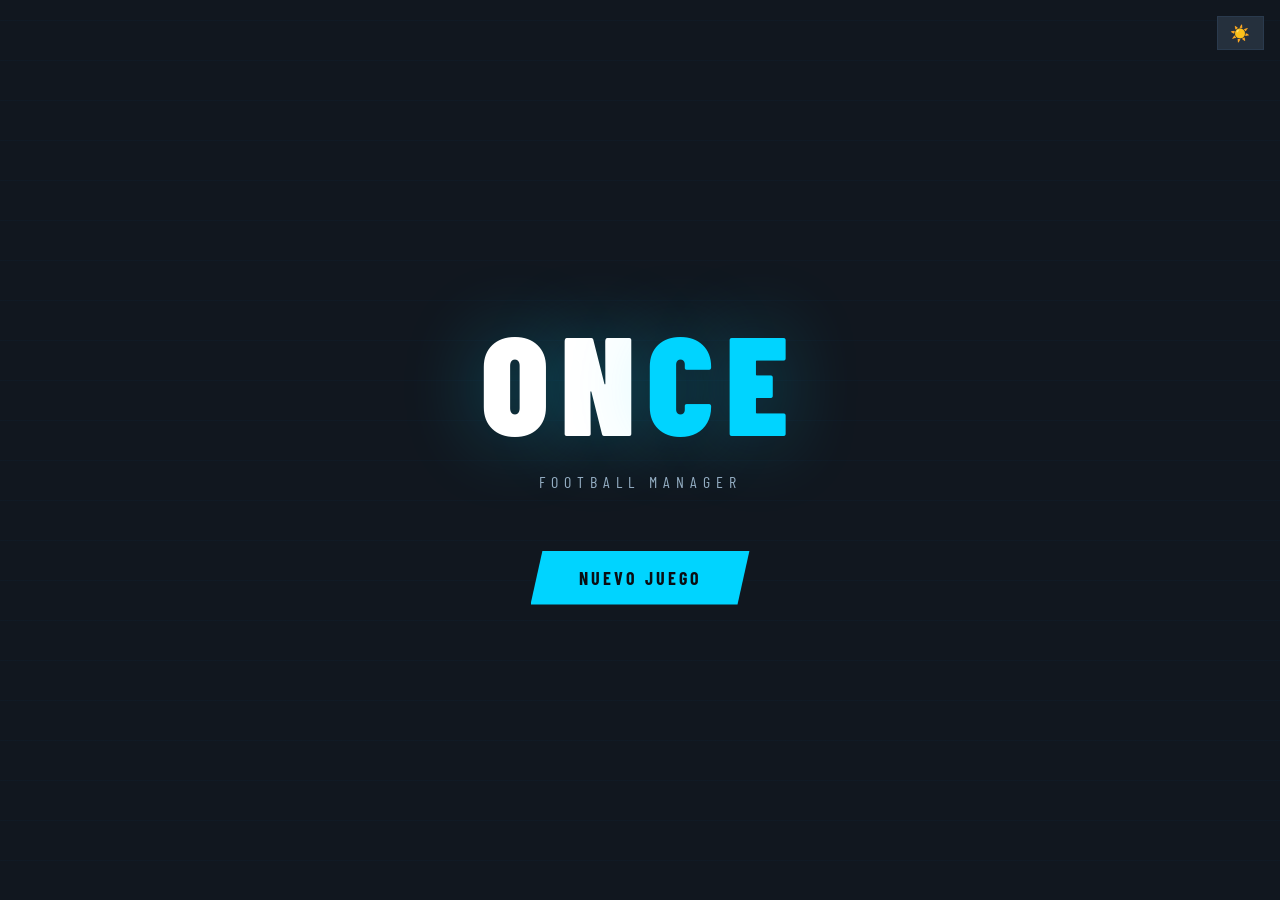
<file: index.html>
<!DOCTYPE html>
<html lang="es">
<head>
<meta charset="UTF-8">
<meta name="viewport" content="width=device-width, initial-scale=1.0">
<title>ONCE — Football Manager</title>

<!-- Aplicar tema ANTES de que cargue el CSS (evita flash y forced dark mode) -->
<script>
(function(){
  var t = localStorage.getItem('once_theme') || 'dark';
  document.documentElement.setAttribute('data-theme', t);
})();
</script>

<!-- Fuentes -->
<link rel="preconnect" href="https://fonts.googleapis.com">
<link rel="preconnect" href="https://fonts.gstatic.com" crossorigin>
<link href="https://fonts.googleapis.com/css2?family=Barlow+Condensed:wght@400;600;700;900&family=Barlow:wght@300;400;500;600&family=JetBrains+Mono:wght@400;500&display=swap" rel="stylesheet">

<!-- Estilos modulares -->
<link rel="stylesheet" href="css/theme.css">
<link rel="stylesheet" href="css/base.css">
<link rel="stylesheet" href="css/screen-setup.css">
<link rel="stylesheet" href="css/screen-hub.css">
<link rel="stylesheet" href="css/screen-match.css">
<link rel="stylesheet" href="css/panel-teams.css">
<link rel="stylesheet" href="css/panel-faq.css">
<link rel="stylesheet" href="css/modals.css">
<link rel="stylesheet" href="css/responsive.css">
</head>
<body>
<body>

<!-- ============================================================ GOAL OVERLAY -->
<div class="goal-overlay" id="goalOverlay">
  <div class="goal-text" id="goalText">GOL</div>
</div>

<!-- ============================================================ OFFER INBOX (rival bids) -->
<div class="offer-inbox" id="offerInbox"></div>

<!-- ============================================================ NEGOCIACIÓN MODAL -->
<!-- ============================================================ CONTRACT MODAL -->
<div class="modal-overlay" id="contractModal">
  <div class="modal" style="width:420px;padding:0;overflow:hidden">
    <div class="neg-player-header">
      <div class="neg-player-name" id="cmTitle">OFRECER CONTRATO</div>
      <div class="neg-player-name" id="cmPlayerName" style="font-size:16px;margin-top:4px">—</div>
      <div class="neg-player-meta" id="cmPlayerMeta">—</div>
    </div>
    <div class="neg-body">
      <div id="cmCurrentContract" style="font-size:11px;color:var(--text-muted);margin-bottom:12px;display:none"></div>

      <div class="neg-price-row">
        <span class="neg-price-label">Salario semanal</span>
        <span class="neg-price-val" id="cmSalaryVal">—</span>
      </div>
      <div class="neg-slider-wrap">
        <input type="range" class="neg-slider" id="cmSalarySlider" min="500" max="100000" value="5000" step="500" oninput="onCmSalarySlider()">
      </div>

      <div class="neg-price-row" style="margin-top:12px">
        <span class="neg-price-label" data-i18n-js="duration">Duration</span>
        <span class="neg-price-val" id="cmYearsVal">3 years</span>
      </div>
      <div class="neg-slider-wrap">
        <input type="range" class="neg-slider" id="cmYearsSlider" min="1" max="6" value="3" step="1" oninput="onCmYearsSlider()">
        <div class="neg-range-labels"><span id="cmRangeMin">1 year</span><span id="cmRangeMax">6 years</span></div>
      </div>

      <div id="cmCostPreview" style="margin:12px 0;font-size:12px;text-align:center;padding:8px;background:var(--bg3);border:1px solid var(--border)"></div>
      <div id="cmWageInfo" style="font-size:11px;color:var(--text-muted);margin-bottom:12px;text-align:center"></div>

      <div class="neg-actions">
        <button class="btn accent" onclick="confirmContract()" id="cmConfirmBtn">✓ CONFIRMAR CONTRATO</button>
        <button class="btn" onclick="closeContractModal()">CANCELAR</button>
      </div>
    </div>
  </div>
</div>

<!-- ============================================================ TRAINING MODAL -->
<div class="modal-overlay" id="trainingModal">
  <div class="modal" style="width:460px;padding:0;overflow:hidden">
    <div class="neg-player-header">
      <div class="neg-player-name">🏋️ ENTRENAMIENTO SEMANAL</div>
      <div class="neg-player-meta" id="trainingDateInfo">Jornada actual</div>
    </div>
    <div class="neg-body">
      <div style="font-size:12px;color:var(--text-muted);margin-bottom:16px">
        Elige el enfoque del entrenamiento de esta semana. Solo se puede entrenar una vez entre jornadas.
      </div>
      <div id="trainingOptions" style="display:flex;flex-direction:column;gap:10px">
        <!-- Se rellena por JS -->
      </div>
      <div id="trainingFeedback" style="display:none;margin-top:16px;padding:12px;background:rgba(0,230,118,0.07);border:1px solid var(--green);font-size:12px;color:var(--green)"></div>
      <div style="margin-top:16px;display:flex;gap:8px">
        <button class="btn" style="flex:1" onclick="closeTrainingModal()">CERRAR</button>
      </div>
    </div>
  </div>
</div>

<div class="modal-overlay" id="negModal">
  <div class="negociation-modal">
    <div class="neg-player-header">
      <div class="neg-player-name" id="negPlayerName">—</div>
      <div class="neg-player-meta" id="negPlayerMeta">—</div>
    </div>
    <div class="neg-body">
      <div class="neg-price-row">
        <span class="neg-price-label">Tu oferta</span>
        <span class="neg-price-val" id="negOfferVal">—</span>
      </div>
      <div class="neg-slider-wrap">
        <input type="range" class="neg-slider" id="negSlider" min="0" max="100" value="50" oninput="onNegSlider()">
        <div class="neg-range-labels">
          <span id="negSliderMin">—</span>
          <span id="negSliderMax">—</span>
        </div>
      </div>
      <div class="neg-rounds" id="negRounds">—</div>
      <div class="neg-response pending" id="negResponse" data-i18n="negPending">Adjust your offer and send it to the selling club.</div>
      <div class="neg-actions">
        <button class="btn accent" onclick="sendNegOffer()" id="negBtnSend">ENVIAR OFERTA</button>
        <button class="btn" onclick="closeNegModal()">CANCELAR</button>
      </div>
    </div>
  </div>
</div>

<!-- ============================================================ POST MATCH -->
<div class="post-match-overlay" id="postMatchOverlay">
  <div class="post-match-card">
    <div class="pmc-head">
      <div class="pmc-label">Resultado Final</div>
      <div class="pmc-score" id="pmcScore">0 – 0</div>
      <div class="pmc-teams">
        <span id="pmcTeamA">—</span>
        <span id="pmcTeamB">—</span>
      </div>
      <div class="pmc-result" id="pmcResult">—</div>
    </div>
    <div class="pmc-body">
      <div class="pmc-mvp" id="pmcMvp"></div>
      <div class="section-title">Valoraciones</div>
      <table class="pmc-players-table" id="pmcPlayersTable">
        <thead><tr>
          <th style="text-align:left">Jugador</th>
          <th>Min</th><th>Goles</th><th>Tiros</th><th>Pases%</th><th>Fat.</th><th>Val.</th>
        </tr></thead>
        <tbody id="pmcPlayersTbody"></tbody>
      </table>
      <div class="section-title" data-i18n="matchStats">Estadísticas del Partido</div>
      <div id="pmcMatchStats"></div>
    </div>
    <div class="pmc-foot" style="display:flex;gap:10px;justify-content:flex-end">
      <button class="btn accent" onclick="closePostMatch()">CONTINUAR →</button>
    </div>
  </div>
</div>

<!-- ============================================================ SEASON SUMMARY -->
<div class="post-match-overlay" id="seasonSummaryOverlay">
  <div class="post-match-card" style="width:640px">
    <div class="pmc-head" style="background:linear-gradient(180deg, rgba(255,214,0,0.08) 0%, transparent 100%)">
      <div class="pmc-label" style="color:var(--gold)">Fin de temporada</div>
      <div id="ssOutcome" style="font-family:var(--font-display);font-size:48px;font-weight:900;letter-spacing:3px;margin:8px 0;color:var(--white)">—</div>
      <div id="ssDescription" style="color:var(--text-dim);font-size:13px"></div>
    </div>
    <div class="pmc-body" id="ssBody">
    </div>
    <div class="pmc-foot" style="display:flex;gap:10px;justify-content:flex-end">
      <button class="btn accent" onclick="closeSeasonSummary()">SIGUIENTE TEMPORADA →</button>
    </div>
  </div>
</div>

<!-- ============================================================ MODAL: PLAYER DETAIL -->
<div class="modal-overlay" id="playerModal">
  <div class="modal">
    <div class="modal-head">
      <div>
        <div id="pm-name" style="font-size:18px;font-weight:700"></div>
        <div id="pm-meta" style="font-size:12px;color:var(--text-muted);margin-top:2px"></div>
      </div>
      <button class="modal-close" onclick="closePlayerModal()">✕</button>
    </div>
    <div class="modal-body">
      <div class="attr-grid" id="pm-attrs"></div>
      <div class="section-title" style="margin-top:12px" data-i18n="seasonStats">Estadísticas de temporada</div>
      <div id="pm-season-stats" style="display:grid;grid-template-columns:repeat(4,1fr);gap:8px;margin-bottom:12px"></div>
      <div class="section-title">Personalidad</div>
      <div id="pm-personality" style="display:grid;grid-template-columns:repeat(3,1fr);gap:8px;margin-bottom:16px"></div>
      <div id="pm-release-section"></div>
    </div>
  </div>
</div>

<!-- ============================================================ MODAL: SUSTITUCIÓN -->
<div class="modal-overlay" id="subModal">
  <div class="modal">
    <div class="modal-head">
      <div>
        <div style="font-family:var(--font-display);font-size:16px;letter-spacing:2px;color:var(--accent)" data-i18n="substitution">SUSTITUCIÓN</div>
        <div id="sub-info" style="font-size:12px;color:var(--text-muted);margin-top:2px"></div>
      </div>
      <button class="modal-close" onclick="closeSubModal()">✕</button>
    </div>
    <div class="modal-body">
      <div style="font-size:11px;color:var(--text-muted);margin-bottom:10px">Elige al jugador que entra:</div>
      <div id="sub-bench-list" style="display:flex;flex-direction:column;gap:6px"></div>
    </div>
  </div>
</div>

<!-- ============================================================ SCREEN: INTRO -->
<div class="screen active" id="screen-intro">
  <div style="position:absolute;top:16px;right:16px;z-index:10;display:flex;gap:8px">
    <button class="btn" onclick="toggleTheme()" id="themeBtnIntro" style="font-size:16px;padding:6px 12px">☀️</button>
  </div>
  <div class="intro-logo">ON<span>CE</span></div>
  <div class="intro-sub" data-i18n="tagline">Football Manager</div>
  <div class="intro-actions">
    <button class="btn-primary" id="btnNewGame" onclick="startNewGame()" data-i18n="newGame">NUEVO JUEGO</button>
    <button class="btn-secondary" id="btnContinue" onclick="continueGame()" style="display:none" data-i18n="continue">CONTINUAR</button>
  </div>
</div>

<!-- ============================================================ SCREEN: SETUP -->
<div class="screen" id="screen-setup">
  <div class="setup-card">
    <div class="setup-title" data-i18n="setupTitle">Crea tu Club</div>
    <div class="setup-sub" data-i18n="setupSub">Define tu identidad antes de empezar</div>

    <div class="form-row">
      <div class="form-group">
        <label data-i18n="clubName">Nombre del Club</label>
        <input type="text" id="setupClubName" value="FC Ciudad" maxlength="24" />
      </div>
      <div class="form-group">
        <label data-i18n="clubAbbr">Abreviatura (3 letras)</label>
        <input type="text" id="setupClubAbbr" value="FCC" maxlength="3" style="text-transform:uppercase" />
      </div>
    </div>

    <div class="form-row full">
      <div class="form-group">
        <label data-i18n="teamColor">Color del equipo</label>
        <div class="color-picker-row" id="colorPicker">
          <div class="color-option selected" data-color="#00d4ff" style="background:#00d4ff"></div>
          <div class="color-option" data-color="#00e676" style="background:#00e676"></div>
          <div class="color-option" data-color="#ff3d5a" style="background:#ff3d5a"></div>
          <div class="color-option" data-color="#ffd600" style="background:#ffd600"></div>
          <div class="color-option" data-color="#ff7043" style="background:#ff7043"></div>
          <div class="color-option" data-color="#7c4dff" style="background:#7c4dff"></div>
          <div class="color-option" data-color="#e91e8c" style="background:#e91e8c"></div>
          <div class="color-option" data-color="#f0f0f0" style="background:#f0f0f0"></div>
        </div>
      </div>
    </div>

    <div class="form-row full">
      <div class="form-group">
        <label data-i18n="startDivision">División de inicio</label>
        <div class="league-options" id="leaguePicker" style="grid-template-columns: repeat(2, 1fr)">
          <div class="league-option selected" data-division="2">
            <div class="lo-name" data-i18n="div2Name">SEGUNDA DIVISIÓN</div>
            <div class="lo-desc" data-i18n="div2Desc">Calidad media: 65<br>Presupuesto: 2M<br>Asciende a Primera</div>
          </div>
          <div class="league-option" data-division="1">
            <div class="lo-name" data-i18n="div1Name">PRIMERA DIVISIÓN</div>
            <div class="lo-desc" data-i18n="div1Desc">Calidad media: 78<br>Presupuesto: 8M<br>Élite directa</div>
          </div>
        </div>
      </div>
    </div>

    <div class="form-row">
      <div class="form-group">
        <label data-i18n="formation">Formación inicial</label>
        <select id="setupFormation">
          <option value="4-3-3">4-3-3</option>
          <option value="4-4-2">4-4-2</option>
          <option value="4-2-3-1" selected>4-2-3-1</option>
          <option value="3-5-2">3-5-2</option>
          <option value="5-3-2">5-3-2</option>
        </select>
      </div>
      <div class="form-group">
        <label data-i18n="tactic">Táctica base</label>
        <select id="setupTactic">
          <optgroup id="optgroupPos" label="Possession">
            <option value="tikitaka">🔵 Tiki-Taka</option>
            <option value="possession">⚙️ Posesión</option>
            <option value="positional">♟️ Juego de posición</option>
            <option value="vertical">⬆️ Vertical</option>
          </optgroup>
          <optgroup id="optgroupPres" label="Pressing">
            <option value="gegenpressing">🔥 Gegenpressing</option>
            <option value="pressing" selected>🟠 Presión alta</option>
          </optgroup>
          <optgroup id="optgroupDef" label="Defensive">
            <option value="counter">⚡ Contraataque</option>
            <option value="parking">🧱 Bloque bajo</option>
          </optgroup>
          <optgroup id="optgroupOth" label="Other">
            <option value="direct">🎯 Juego directo</option>
            <option value="wing">↔️ Juego por bandas</option>
            <option value="balanced">⚖️ Equilibrado</option>
          </optgroup>
        </select>
      </div>
    </div>

    <div class="setup-footer">
      <button class="btn-secondary" onclick="showScreen('screen-intro')" data-i18n="back">← VOLVER</button>
      <button class="btn-primary" onclick="createClub()" data-i18n="createClub">CREAR CLUB →</button>
    </div>
  </div>
</div>

<!-- ============================================================ SCREEN: HUB -->
<div class="screen" id="screen-hub">
  <div class="hub-header">
    <div class="hub-brand">ONCE</div>
    <div class="hub-team-badge">
      <div class="badge-circle" id="hubBadge"></div>
      <span class="hub-team-name" id="hubTeamName">—</span>
    </div>
    <div class="hub-season" id="hubSeason">J1 · Temporada 1</div>
    <nav class="hub-nav">
      <div class="hub-nav-item active" data-panel="panel-home" onclick="switchHubPanel('panel-home')" data-i18n="navHome">🏠 INICIO</div>
      <div class="hub-nav-item" data-panel="panel-squad" onclick="switchHubPanel('panel-squad')" data-i18n="navSquad">👥 PLANTILLA</div>
      <div class="hub-nav-item" data-panel="panel-liga" onclick="switchHubPanel('panel-liga')" data-i18n="navLeague">🏆 LIGA</div>
      <div class="hub-nav-item" data-panel="panel-cup" onclick="switchHubPanel('panel-cup')" data-i18n="navCup">🏅 COPA</div>
      <div class="hub-nav-item" data-panel="panel-teams" onclick="switchHubPanel('panel-teams');renderTeamsPanel()" data-i18n="navTeams">🔍 EQUIPOS</div>
      <div class="hub-nav-item" data-panel="panel-stats" onclick="switchHubPanel('panel-stats')" data-i18n="navStats">📊 ESTADÍSTICAS</div>
      <div class="hub-nav-item" data-panel="panel-transfers" onclick="switchHubPanel('panel-transfers')" data-i18n="navMarket">💰 MERCADO</div>
      <div class="hub-nav-item" data-panel="panel-faq" onclick="switchHubPanel('panel-faq');renderFaq()" data-i18n="navHelp">❓ AYUDA</div>
      <div class="hub-nav-item" style="margin-left:auto;border-left:1px solid var(--border)" onclick="toggleTheme()" id="themeBtn" title="Cambiar tema">☀️</div>
    </nav>
  </div>

  <div class="hub-body">
    <!-- MAIN PANELS -->
    <div class="hub-main">

      <!-- PANEL: HOME -->
      <div class="hub-panel active" id="panel-home">
        <div class="card" id="nextMatchCard">
          <div class="card-header">
            <span class="card-title" data-i18n="nextMatch2">Próximo Partido</span>
            <span id="homeJornada" style="font-size:11px;color:var(--text-muted)">Jornada 1</span>
          </div>
          <div class="next-match-teams" id="nextMatchTeams"></div>
          <div class="nm-meta" id="nextMatchMeta"></div>
        </div>

        <div class="card" id="recentCard">
          <div class="card-header"><span class="card-title" data-i18n="recentResults">Últimos Resultados</span></div>
          <div class="card-body" id="recentResults"></div>
        </div>

        <div class="card">
          <div class="card-header"><span class="card-title" data-i18n="leaguePos">Posición en la Liga</span></div>
          <div class="card-body" id="homeLeaguePos"></div>
        </div>
      </div>

      <!-- PANEL: SQUAD -->
      <div class="hub-panel" id="panel-squad">
        <div style="display:flex;align-items:center;justify-content:space-between;margin-bottom:12px">
          <div class="section-title" style="margin-bottom:0;border:none" data-i18n="navSquad">👥 Plantilla</div>
          <div id="squadAlerts" style="font-size:11px;color:var(--text-muted)"></div>
        </div>

        <!-- 11 INICIAL -->
        <div style="font-family:var(--font-display);font-size:10px;letter-spacing:2px;color:var(--text-muted);margin-bottom:8px">ONCE INICIAL</div>
        <div id="squadStarters" style="display:flex;flex-direction:column;gap:4px;margin-bottom:18px"></div>

        <!-- BANQUILLO -->
        <div style="font-family:var(--font-display);font-size:10px;letter-spacing:2px;color:var(--text-muted);margin-bottom:8px">BANQUILLO</div>
        <div id="squadBench" style="display:flex;flex-direction:column;gap:4px"></div>

        <!-- POPUP CONTEXTUAL (posicionado dinámicamente) -->
        <div id="squadCtxMenu" style="display:none;position:fixed;z-index:500;background:var(--surface);border:1px solid var(--border2);box-shadow:0 8px 24px rgba(0,0,0,0.4);min-width:220px;padding:8px 0"></div>
      </div>

      <!-- PANEL: LIGA -->
      <div class="hub-panel" id="panel-liga">
        <div class="section-title" data-i18n="leagueTable">Clasificación</div>
        <div class="card">
          <table class="table-liga" id="ligaTable">
            <thead><tr>
              <th style="text-align:left;padding-left:16px">#</th>
              <th style="text-align:left">Equipo</th>
              <th>PJ</th><th>G</th><th>E</th><th>P</th>
              <th>GF</th><th>GC</th><th>DG</th><th>Pts</th>
            </tr></thead>
            <tbody id="ligaTbody"></tbody>
          </table>
        </div>

        <div class="section-title">Calendario Completo</div>
        <div id="calendarioList" style="display:flex;flex-direction:column;gap:6px"></div>
      </div>

      <!-- PANEL: CUP -->
      <div class="hub-panel" id="panel-cup">
        <div id="cupBracket"></div>
      </div>

      <!-- PANEL: TEAMS -->
      <div class="hub-panel" id="panel-teams">
        <div id="teamsPanel"></div>
      </div>

      <!-- PANEL: STATS -->
      <div class="hub-panel" id="panel-stats">
        <div class="section-title">Temporada</div>
        <div class="records-grid" id="statsRecords"></div>

        <div class="section-title" data-i18n="topScorers">Máximos Goleadores (Mi Equipo)</div>
        <div class="card">
          <table class="top-table" id="topScorersTable">
            <thead><tr>
              <th style="text-align:left">Jugador</th>
              <th>Pos</th><th>PJ</th><th>G</th><th>A</th><th>Tiros</th><th>Val.</th>
            </tr></thead>
            <tbody id="topScorersTbody"></tbody>
          </table>
        </div>

        <div class="section-title">Historial de Partidos</div>
        <div class="history-list" id="historyList"></div>
      </div>

      <!-- PANEL: TRANSFERS -->
      <div class="hub-panel" id="panel-transfers">
        <div class="budget-bar">
          <span class="budget-label">PRESUPUESTO FICHAJES</span>
          <span class="budget-val" id="budgetVal">—</span>
        </div>
        <div class="budget-bar" style="margin-top:4px;margin-bottom:12px">
          <span class="budget-label" style="color:var(--text-muted)">MASA SALARIAL</span>
          <span id="wageBudgetVal" style="font-family:var(--font-mono);font-size:13px;color:var(--text-dim)">—</span>
          <span id="wageUsedVal" style="font-size:11px;color:var(--text-muted);margin-left:8px"></span>
        </div>
        <div id="transferWindowBadge" style="font-family:var(--font-display);font-size:10px;letter-spacing:1.5px;text-transform:uppercase;padding:4px 12px;border-radius:2px;display:inline-block;margin-bottom:8px"></div>
        <div id="transferWindowMsg" style="margin-bottom:12px"></div>
        <div class="section-title">Jugadores Disponibles</div>
        <div class="transfer-list" id="transferList"></div>
      </div>

      <!-- PANEL: FAQ -->
      <div class="hub-panel" id="panel-faq">
        <div id="faqContent"></div>
      </div>
    </div>

    <!-- SIDEBAR -->
    <div class="hub-sidebar">
      <!-- BOTÓN JUGAR — siempre visible arriba -->
      <div style="padding:10px 10px 0">
        <button class="play-btn" id="playMatchBtn" onclick="startMatch()" style="margin-bottom:6px">
          ▶ JUGAR PARTIDO
        </button>
        <button onclick="openTrainingModal()" style="width:100%;padding:8px;background:transparent;border:1px solid var(--border2);color:var(--text-muted);font-family:var(--font-display);font-size:10px;letter-spacing:1.5px;cursor:pointer;margin-bottom:6px;transition:all 0.15s" onmouseover="this.style.borderColor='var(--accent)';this.style.color='var(--accent)'" onmouseout="this.style.borderColor='var(--border2)';this.style.color='var(--text-muted)'">
          🏋️ ENTRENAMIENTO
        </button>
        <div id="playMatchWarning" style="display:none;padding:5px 8px;background:rgba(255,85,113,0.1);border:1px solid var(--red);font-size:10px;color:var(--red);font-family:var(--font-display);letter-spacing:0.5px;text-align:center;margin-bottom:4px"></div>
        <div id="sidebarDateLine" style="font-size:10px;color:var(--text-muted);text-align:center;padding-bottom:8px;border-bottom:1px solid var(--border)"></div>
      </div>

      <!-- Presupuestos -->
      <div class="sidebar-section" style="padding:10px 12px 8px">
        <div style="display:flex;justify-content:space-between;align-items:center;margin-bottom:4px">
          <span style="font-family:var(--font-display);font-size:9px;letter-spacing:1.5px;color:var(--text-muted)">FICHAJES</span>
          <span id="sidebarBudget" style="font-family:var(--font-mono);font-size:12px;color:var(--accent)">—</span>
        </div>
        <div style="display:flex;justify-content:space-between;align-items:center">
          <span style="font-family:var(--font-display);font-size:9px;letter-spacing:1.5px;color:var(--text-muted)">SALARIOS</span>
          <span id="sidebarWage" style="font-family:var(--font-mono);font-size:12px;color:var(--text-dim)">—</span>
        </div>
        <div id="sidebarWageBar" style="margin-top:5px;height:3px;background:var(--border);border-radius:2px;overflow:hidden">
          <div id="sidebarWageFill" style="height:100%;width:0%;background:var(--green);transition:width 0.3s"></div>
        </div>
      </div>

      <!-- Formation editor -->
      <div class="sidebar-section">
        <div class="sidebar-label" data-i18n="formation">FORMACIÓN</div>
        <select id="hubFormationSelect" onchange="changeFormation(this.value)" style="width:100%;background:var(--bg3);border:1px solid var(--border);color:var(--text);font-family:var(--font-body);font-size:13px;padding:7px 10px;outline:none;margin-bottom:10px;appearance:none">
          <option value="4-3-3">4-3-3</option>
          <option value="4-4-2">4-4-2</option>
          <option value="4-2-3-1">4-2-3-1</option>
          <option value="3-5-2">3-5-2</option>
          <option value="5-3-2">5-3-2</option>
        </select>
        <div class="formation-pitch" id="formationPitch">
          <svg class="fp-lines" id="fpLines" viewBox="0 0 100 100" preserveAspectRatio="none">
            <rect x="0" y="0" width="100" height="100" fill="none" stroke="rgba(255,255,255,0.12)" stroke-width="0.5"/>
            <line x1="50" y1="0" x2="50" y2="100" stroke="rgba(255,255,255,0.12)" stroke-width="0.5"/>
            <circle cx="50" cy="50" r="12" fill="none" stroke="rgba(255,255,255,0.12)" stroke-width="0.5"/>
            <rect x="0" y="30" width="16" height="40" fill="none" stroke="rgba(255,255,255,0.12)" stroke-width="0.5"/>
            <rect x="84" y="30" width="16" height="40" fill="none" stroke="rgba(255,255,255,0.12)" stroke-width="0.5"/>
          </svg>
          <div id="fpPlayers"></div>
        </div>
        <div class="bench-label">
          <span class="bench-label-text">Banquillo (arrastra para sustituir)</span>
        </div>
        <div class="bench-bar" id="benchBar"></div>
      </div>

      <!-- Tactics -->
      <div class="sidebar-section">
        <div class="sidebar-label" data-i18n="tacticLabel">TÁCTICA</div>
        <div style="display:flex;flex-direction:column;gap:4px" id="hubTacticRow">
          <div class="tactic-chip" data-tactic="tikitaka" title="Tiki-Taka: total possession with immediate press" data-i18n="tacTikitaka">🔵 Tiki-Taka</div>
          <div class="tactic-chip active" data-tactic="possession" title="Possession: short passing, ball domination" data-i18n="tacPossession">⚙️ Posesión</div>
          <div class="tactic-chip" data-tactic="positional" title="Positional: disciplined zonal occupation" data-i18n="tacPositional">♟️ Positional</div>
          <div class="tactic-chip" data-tactic="vertical" title="Vertical: quick possession with forward runs" data-i18n="tacVertical">⬆️ Vertical</div>
          <div class="tactic-chip" data-tactic="gegenpressing" title="Gegenpressing: suffocating press after losing ball" data-i18n="tacGegenpressing">🔥 Gegenpressing</div>
          <div class="tactic-chip" data-tactic="pressing" title="High Press: high line and constant pressing" data-i18n="tacPressing">🟠 Presión alta</div>
          <div class="tactic-chip" data-tactic="counter" title="Counter: mid block and fast transitions" data-i18n="tacCounter">⚡ Counter</div>
          <div class="tactic-chip" data-tactic="parking" title="Low Block: deep compact defence" data-i18n="tacParking">🧱 Bloque bajo</div>
          <div class="tactic-chip" data-tactic="direct" title="Direct: long balls to forwards" data-i18n="tacDirect">🎯 Direct</div>
          <div class="tactic-chip" data-tactic="wing" title="Wing Play: width and crosses into the box" data-i18n="tacWing">↔️ Juego por bandas</div>
          <div class="tactic-chip" data-tactic="balanced" title="Balanced: no extremes, solid" data-i18n="tacBalanced">⚖️ Equilibrado</div>
        </div>
        <div id="tacticDesc" style="font-size:10px;color:var(--text-muted);margin-top:6px;line-height:1.4"></div>
      </div>
    </div>
  </div>
</div>

<!-- ============================================================ SCREEN: MATCH -->
<div class="screen" id="screen-match">
  <div class="match-header">
    <div class="mh-score-block">
      <div class="mh-team own" id="mhTeamOwn">—</div>
      <div class="mh-score" id="mhScoreOwn">0</div>
      <div class="mh-sep">–</div>
      <div class="mh-score" id="mhScoreOpp">0</div>
      <div class="mh-team opp" id="mhTeamOpp">—</div>
    </div>

    <div class="mh-time">
      <div class="mh-minute" id="mhMinute">0:00</div>
      <div class="mh-period" id="mhPeriod">PRE-PARTIDO</div>
    </div>

    <div class="mh-controls">
      <button class="ctrl-btn primary-ctrl" id="btnPlay" onclick="togglePlay()">▶ PLAY</button>
      <button class="ctrl-btn" onclick="stepOneTick()">TICK →</button>
      <div class="speed-row">
        <div class="spd-btn" onclick="setSpeed(250)">0.5x</div>
        <div class="spd-btn on" onclick="setSpeed(120)">1x</div>
        <div class="spd-btn" onclick="setSpeed(60)">2x</div>
        <div class="spd-btn" onclick="setSpeed(20)">4x</div>
        <div class="spd-btn" onclick="setSpeed(5)">MAX</div>
      </div>
      <button class="ctrl-btn danger-ctrl" onclick="abandonMatch()" data-i18n="abandon">ABANDONAR</button>
      <button class="ctrl-btn" onclick="toggleTheme()" id="themeBtnMatch" style="font-size:14px;padding:4px 8px">☀️</button>
    </div>
  </div>

  <div class="match-body">
    <div class="match-left">
      <canvas id="pitch"></canvas>
      <div class="match-ticker" id="matchTicker"><span>Esperando inicio...</span></div>
    </div>

    <div class="match-right">
      <div class="match-tabs">
        <div class="match-tab active" onclick="switchMatchTab('log')">LOG</div>
        <div class="match-tab" onclick="switchMatchTab('stats')">STATS</div>
        <div class="match-tab" onclick="switchMatchTab('squad')">JUGADORES</div>
        <div class="match-tab" onclick="switchMatchTab('manage')">GESTIÓN</div>
      </div>

      <!-- LOG -->
      <div class="match-panel active" id="mpanel-log">
        <div class="log-filters">
          <div class="lf-btn on" data-filter="all" onclick="setLogFilter('all')">TODO</div>
          <div class="lf-btn f-goal" data-filter="goal" onclick="setLogFilter('goal')">GOLES</div>
          <div class="lf-btn f-shot" data-filter="shot" onclick="setLogFilter('shot')">TIROS</div>
          <div class="lf-btn f-card" data-filter="card" onclick="setLogFilter('card')">TARJETAS</div>
          <div class="lf-btn f-foul" data-filter="foul" onclick="setLogFilter('foul')">FALTAS</div>
          <div class="lf-btn log-scroll-end" onclick="scrollLogEnd()">↓</div>
        </div>
        <div class="live-indicator" id="liveIndicator"><div class="live-dot"></div>EN VIVO</div>
        <div class="log-scroll" id="matchLog"></div>
      </div>

      <!-- STATS -->
      <div class="match-panel" id="mpanel-stats">
        <div class="match-stats-scroll" id="matchStatsPanel"></div>
      </div>

      <!-- SQUAD -->
      <div class="match-panel" id="mpanel-squad">
        <div class="match-squad-scroll" id="matchSquadPanel"></div>
      </div>

      <!-- MANAGE -->
      <div class="match-panel" id="mpanel-manage">
        <div class="manage-scroll">
          <div class="sidebar-label" style="padding:10px 10px 0">CAMBIO DE TÁCTICA</div>
          <div style="padding:8px 10px">
            <div class="tactic-live-row" id="tacticLiveRow">
              <div class="tactic-chip" data-tactic="tikitaka" title="Tiki-Taka: total possession with immediate press" data-i18n="tacTikitaka">🔵 Tiki-Taka</div>
              <div class="tactic-chip" data-tactic="possession" title="Possession: short passing, ball domination" data-i18n="tacPossession">⚙️ Posesión</div>
              <div class="tactic-chip" data-tactic="positional" title="Positional: disciplined zonal occupation" data-i18n="tacPositional">♟️ Positional</div>
              <div class="tactic-chip" data-tactic="vertical" title="Vertical: quick possession with forward runs" data-i18n="tacVertical">⬆️ Vertical</div>
              <div class="tactic-chip" data-tactic="gegenpressing" title="Gegenpressing: suffocating press after losing ball" data-i18n="tacGegenpressing">🔥 Gegenpressing</div>
              <div class="tactic-chip" data-tactic="pressing" title="High Press: high line and constant pressing" data-i18n="tacPressing">🟠 Presión alta</div>
              <div class="tactic-chip" data-tactic="counter" title="Counter: mid block and fast transitions" data-i18n="tacCounter">⚡ Counter</div>
              <div class="tactic-chip" data-tactic="parking" title="Low Block: deep compact defence" data-i18n="tacParking">🧱 Bloque bajo</div>
              <div class="tactic-chip" data-tactic="direct" title="Direct: long balls to forwards" data-i18n="tacDirect">🎯 Direct</div>
              <div class="tactic-chip" data-tactic="wing" title="Wing Play: width and crosses into the box" data-i18n="tacWing">↔️ Juego por bandas</div>
              <div class="tactic-chip" data-tactic="balanced" title="Balanced: no extremes, solid" data-i18n="tacBalanced">⚖️ Equilibrado</div>
            </div>
          </div>
          <div class="sidebar-label" style="padding:10px 10px 0">SUSTITUCIONES</div>
          <div class="subs-remaining" id="subsRemaining">5 cambios disponibles</div>
          <div style="padding:0 10px">
            <div id="subsPlanned"></div>
            <button class="btn-sub-action" onclick="openSubModal()">+ PROGRAMAR SUSTITUCIÓN</button>
          </div>
        </div>
      </div>
    </div>
  </div>
</div>

<!-- Scripts: orden importante por dependencias -->
<!-- 1. Datos y utilidades base -->
<script src="js/data.js"></script>
<script src="js/utils.js"></script>
<script src="js/state.js"></script>
<script src="js/i18n.js"></script>
<script src="js/theme.js"></script>

<!-- 2. Generación de jugadores y liga -->
<script src="js/players.js"></script>
<script src="js/league.js"></script>

<!-- 3. UI del hub -->
<script src="js/ui-hub.js"></script>
<script src="js/ui-formation.js"></script>
<script src="js/ui-playermodal.js"></script>
<script src="js/ui-teams.js"></script>
<script src="js/ui-market.js"></script>
<script src="js/ui-offers.js"></script>
<script src="js/ui-faq.js"></script>

<!-- 4. Motor de partido -->
<script src="js/match-engine.js"></script>
<script src="js/match-render.js"></script>
<script src="js/match-log.js"></script>
<script src="js/match-subs.js"></script>
<script src="js/match-postmatch.js"></script>
<script src="js/match-controls.js"></script>

<!-- 5. UI de pantalla de inicio/setup -->
<script src="js/training.js"></script>
<script src="js/setup-ui.js"></script>

<!-- 6. Inicialización -->
<script src="js/main.js"></script>

</body>
</html>
</file>
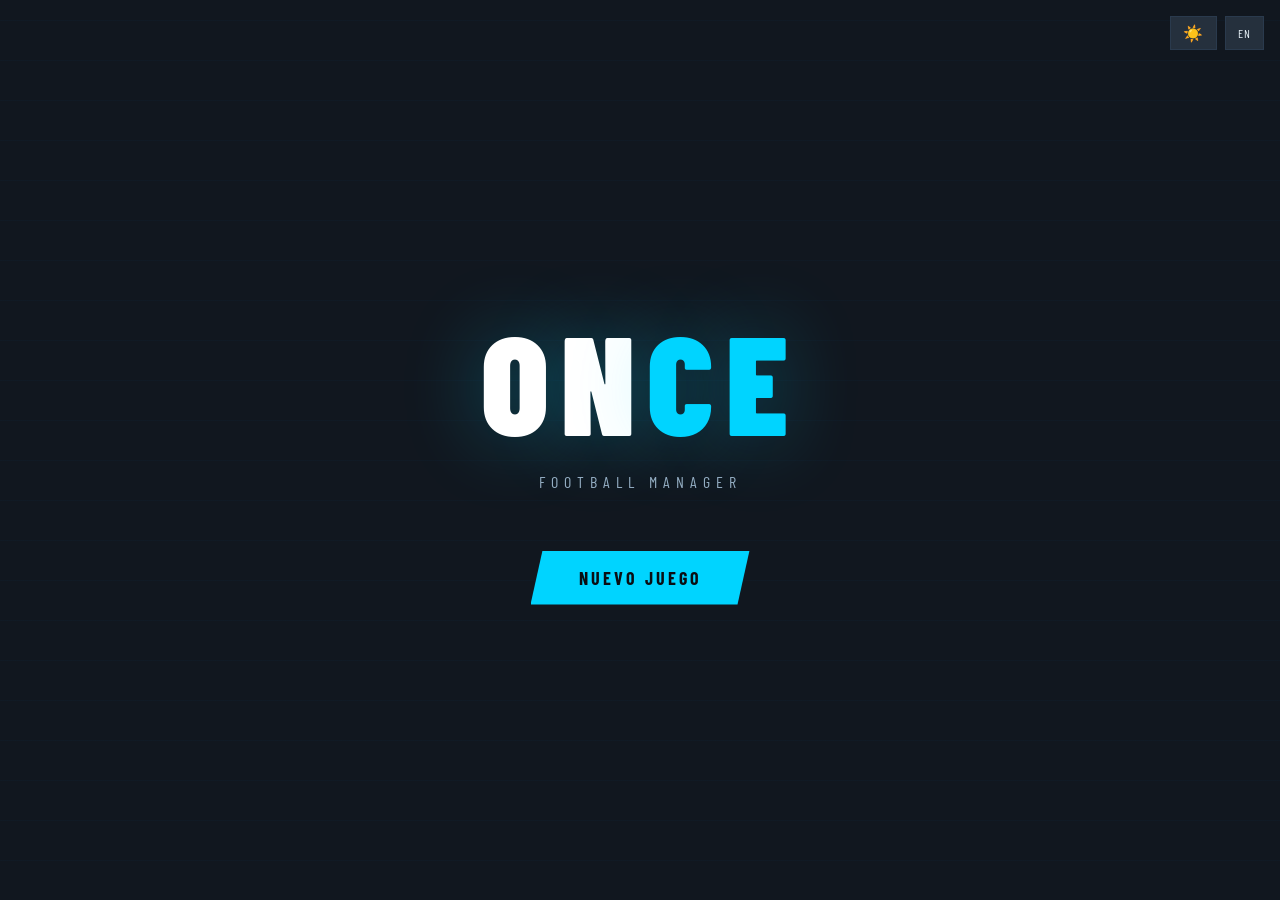
<file: once-game/once-game/index.html>
<!DOCTYPE html>
<html lang="es">
<head>
<meta charset="UTF-8">
<meta name="viewport" content="width=device-width, initial-scale=1.0">
<title>ONCE — Football Manager</title>

<!-- Aplicar tema ANTES de que cargue el CSS (evita flash y forced dark mode) -->
<script>
(function(){
  var t = localStorage.getItem('once_theme') || 'dark';
  document.documentElement.setAttribute('data-theme', t);
})();
</script>

<!-- Fuentes -->
<link rel="preconnect" href="https://fonts.googleapis.com">
<link rel="preconnect" href="https://fonts.gstatic.com" crossorigin>
<link href="https://fonts.googleapis.com/css2?family=Barlow+Condensed:wght@400;600;700;900&family=Barlow:wght@300;400;500;600&family=JetBrains+Mono:wght@400;500&display=swap" rel="stylesheet">

<!-- Estilos modulares -->
<link rel="stylesheet" href="css/theme.css">
<link rel="stylesheet" href="css/base.css">
<link rel="stylesheet" href="css/screen-setup.css">
<link rel="stylesheet" href="css/screen-hub.css">
<link rel="stylesheet" href="css/screen-match.css">
<link rel="stylesheet" href="css/panel-teams.css">
<link rel="stylesheet" href="css/panel-faq.css">
<link rel="stylesheet" href="css/modals.css">
<link rel="stylesheet" href="css/responsive.css">
</head>
<body>
<body>

<!-- ============================================================ GOAL OVERLAY -->
<div class="goal-overlay" id="goalOverlay">
  <div class="goal-text" id="goalText">GOL</div>
</div>

<!-- ============================================================ OFFER INBOX (rival bids) -->
<div class="offer-inbox" id="offerInbox"></div>

<!-- ============================================================ NEGOCIACIÓN MODAL -->
<!-- ============================================================ CONTRACT MODAL -->
<div class="modal-overlay" id="contractModal">
  <div class="modal" style="width:420px;padding:0;overflow:hidden">
    <div class="neg-player-header">
      <div class="neg-player-name" id="cmTitle">OFRECER CONTRATO</div>
      <div class="neg-player-name" id="cmPlayerName" style="font-size:16px;margin-top:4px">—</div>
      <div class="neg-player-meta" id="cmPlayerMeta">—</div>
    </div>
    <div class="neg-body">
      <div id="cmCurrentContract" style="font-size:11px;color:var(--text-muted);margin-bottom:12px;display:none"></div>

      <div class="neg-price-row">
        <span class="neg-price-label">Salario semanal</span>
        <span class="neg-price-val" id="cmSalaryVal">—</span>
      </div>
      <div class="neg-slider-wrap">
        <input type="range" class="neg-slider" id="cmSalarySlider" min="500" max="100000" value="5000" step="500" oninput="onCmSalarySlider()">
      </div>

      <div class="neg-price-row" style="margin-top:12px">
        <span class="neg-price-label">Duración</span>
        <span class="neg-price-val" id="cmYearsVal">3 años</span>
      </div>
      <div class="neg-slider-wrap">
        <input type="range" class="neg-slider" id="cmYearsSlider" min="1" max="6" value="3" step="1" oninput="onCmYearsSlider()">
        <div class="neg-range-labels"><span>1 año</span><span>6 años</span></div>
      </div>

      <div id="cmCostPreview" style="margin:12px 0;font-size:12px;text-align:center;padding:8px;background:var(--bg3);border:1px solid var(--border)"></div>
      <div id="cmWageInfo" style="font-size:11px;color:var(--text-muted);margin-bottom:12px;text-align:center"></div>

      <div class="neg-actions">
        <button class="btn accent" onclick="confirmContract()">✓ CONFIRMAR CONTRATO</button>
        <button class="btn" onclick="closeContractModal()">CANCELAR</button>
      </div>
    </div>
  </div>
</div>

<div class="modal-overlay" id="negModal">
  <div class="negociation-modal">
    <div class="neg-player-header">
      <div class="neg-player-name" id="negPlayerName">—</div>
      <div class="neg-player-meta" id="negPlayerMeta">—</div>
    </div>
    <div class="neg-body">
      <div class="neg-price-row">
        <span class="neg-price-label">Valor de mercado</span>
        <span class="neg-price-val" id="negMarketVal">—</span>
      </div>
      <div class="neg-price-row">
        <span class="neg-price-label">Tu oferta</span>
        <span class="neg-price-val" id="negOfferVal">—</span>
      </div>
      <div class="neg-slider-wrap">
        <input type="range" class="neg-slider" id="negSlider" min="0" max="100" value="50" oninput="onNegSlider()">
        <div class="neg-range-labels">
          <span id="negSliderMin">—</span>
          <span id="negSliderMax">—</span>
        </div>
      </div>
      <div class="neg-rounds" id="negRounds">—</div>
      <div class="neg-response pending" id="negResponse">Ajusta tu oferta y envíala al club vendedor.</div>
      <div class="neg-actions">
        <button class="btn accent" onclick="sendNegOffer()" id="negBtnSend">ENVIAR OFERTA</button>
        <button class="btn" onclick="closeNegModal()">CANCELAR</button>
      </div>
    </div>
  </div>
</div>

<!-- ============================================================ POST MATCH -->
<div class="post-match-overlay" id="postMatchOverlay">
  <div class="post-match-card">
    <div class="pmc-head">
      <div class="pmc-label">Resultado Final</div>
      <div class="pmc-score" id="pmcScore">0 – 0</div>
      <div class="pmc-teams">
        <span id="pmcTeamA">—</span>
        <span id="pmcTeamB">—</span>
      </div>
      <div class="pmc-result" id="pmcResult">—</div>
    </div>
    <div class="pmc-body">
      <div class="pmc-mvp" id="pmcMvp"></div>
      <div class="section-title">Valoraciones</div>
      <table class="pmc-players-table" id="pmcPlayersTable">
        <thead><tr>
          <th style="text-align:left">Jugador</th>
          <th>Min</th><th>Goles</th><th>Tiros</th><th>Pases%</th><th>Fat.</th><th>Val.</th>
        </tr></thead>
        <tbody id="pmcPlayersTbody"></tbody>
      </table>
      <div class="section-title">Estadísticas del Partido</div>
      <div id="pmcMatchStats"></div>
    </div>
    <div class="pmc-foot" style="display:flex;gap:10px;justify-content:flex-end">
      <button class="btn accent" onclick="closePostMatch()">CONTINUAR →</button>
    </div>
  </div>
</div>

<!-- ============================================================ SEASON SUMMARY -->
<div class="post-match-overlay" id="seasonSummaryOverlay">
  <div class="post-match-card" style="width:640px">
    <div class="pmc-head" style="background:linear-gradient(180deg, rgba(255,214,0,0.08) 0%, transparent 100%)">
      <div class="pmc-label" style="color:var(--gold)">Fin de temporada</div>
      <div id="ssOutcome" style="font-family:var(--font-display);font-size:48px;font-weight:900;letter-spacing:3px;margin:8px 0;color:var(--white)">—</div>
      <div id="ssDescription" style="color:var(--text-dim);font-size:13px"></div>
    </div>
    <div class="pmc-body" id="ssBody">
    </div>
    <div class="pmc-foot" style="display:flex;gap:10px;justify-content:flex-end">
      <button class="btn accent" onclick="closeSeasonSummary()">SIGUIENTE TEMPORADA →</button>
    </div>
  </div>
</div>

<!-- ============================================================ MODAL: PLAYER DETAIL -->
<div class="modal-overlay" id="playerModal">
  <div class="modal">
    <div class="modal-head">
      <div>
        <div id="pm-name" style="font-size:18px;font-weight:700"></div>
        <div id="pm-meta" style="font-size:12px;color:var(--text-muted);margin-top:2px"></div>
      </div>
      <button class="modal-close" onclick="closePlayerModal()">✕</button>
    </div>
    <div class="modal-body">
      <div class="attr-grid" id="pm-attrs"></div>
      <div class="section-title" style="margin-top:12px">Estadísticas de temporada</div>
      <div id="pm-season-stats" style="display:grid;grid-template-columns:repeat(4,1fr);gap:8px;margin-bottom:12px"></div>
      <div class="section-title">Personalidad</div>
      <div id="pm-personality" style="display:grid;grid-template-columns:repeat(3,1fr);gap:8px;margin-bottom:16px"></div>
      <div id="pm-release-section"></div>
    </div>
  </div>
</div>

<!-- ============================================================ MODAL: SUBSTITUTION -->
<div class="modal-overlay" id="subModal">
  <div class="modal">
    <div class="modal-head">
      <div>
        <div style="font-family:var(--font-display);font-size:16px;letter-spacing:2px;color:var(--accent)">SUSTITUCIÓN</div>
        <div id="sub-info" style="font-size:12px;color:var(--text-muted);margin-top:2px"></div>
      </div>
      <button class="modal-close" onclick="closeSubModal()">✕</button>
    </div>
    <div class="modal-body">
      <div style="font-size:11px;color:var(--text-muted);margin-bottom:10px">Elige al jugador que entra:</div>
      <div id="sub-bench-list" style="display:flex;flex-direction:column;gap:6px"></div>
    </div>
  </div>
</div>

<!-- ============================================================ SCREEN: INTRO -->
<div class="screen active" id="screen-intro">
  <div style="position:absolute;top:16px;right:16px;z-index:10;display:flex;gap:8px">
    <button class="btn" onclick="toggleTheme()" id="themeBtnIntro" style="font-size:16px;padding:6px 12px">☀️</button>
    <button class="btn" onclick="toggleLang()" id="langBtnIntro" style="font-size:12px;padding:6px 12px;letter-spacing:1px;font-family:var(--font-display)">ES</button>
  </div>
  <div class="intro-logo">ON<span>CE</span></div>
  <div class="intro-sub" data-i18n="tagline">Football Manager</div>
  <div class="intro-actions">
    <button class="btn-primary" id="btnNewGame" onclick="startNewGame()" data-i18n="newGame">NUEVO JUEGO</button>
    <button class="btn-secondary" id="btnContinue" onclick="continueGame()" style="display:none" data-i18n="continue">CONTINUAR</button>
  </div>
</div>

<!-- ============================================================ SCREEN: SETUP -->
<div class="screen" id="screen-setup">
  <div class="setup-card">
    <div class="setup-title" data-i18n="setupTitle">Crea tu Club</div>
    <div class="setup-sub" data-i18n="setupSub">Define tu identidad antes de empezar</div>

    <div class="form-row">
      <div class="form-group">
        <label data-i18n="clubName">Nombre del Club</label>
        <input type="text" id="setupClubName" value="FC Ciudad" maxlength="24" />
      </div>
      <div class="form-group">
        <label data-i18n="clubAbbr">Abreviatura (3 letras)</label>
        <input type="text" id="setupClubAbbr" value="FCC" maxlength="3" style="text-transform:uppercase" />
      </div>
    </div>

    <div class="form-row full">
      <div class="form-group">
        <label data-i18n="teamColor">Color del equipo</label>
        <div class="color-picker-row" id="colorPicker">
          <div class="color-option selected" data-color="#00d4ff" style="background:#00d4ff"></div>
          <div class="color-option" data-color="#00e676" style="background:#00e676"></div>
          <div class="color-option" data-color="#ff3d5a" style="background:#ff3d5a"></div>
          <div class="color-option" data-color="#ffd600" style="background:#ffd600"></div>
          <div class="color-option" data-color="#ff7043" style="background:#ff7043"></div>
          <div class="color-option" data-color="#7c4dff" style="background:#7c4dff"></div>
          <div class="color-option" data-color="#e91e8c" style="background:#e91e8c"></div>
          <div class="color-option" data-color="#f0f0f0" style="background:#f0f0f0"></div>
        </div>
      </div>
    </div>

    <div class="form-row full">
      <div class="form-group">
        <label data-i18n="startDivision">División de inicio</label>
        <div class="league-options" id="leaguePicker" style="grid-template-columns: repeat(2, 1fr)">
          <div class="league-option selected" data-division="2">
            <div class="lo-name" data-i18n="div2Name">SEGUNDA DIVISIÓN</div>
            <div class="lo-desc" data-i18n="div2Desc">Calidad media: 65<br>Presupuesto: 2M<br>Asciende a Primera</div>
          </div>
          <div class="league-option" data-division="1">
            <div class="lo-name" data-i18n="div1Name">PRIMERA DIVISIÓN</div>
            <div class="lo-desc" data-i18n="div1Desc">Calidad media: 78<br>Presupuesto: 8M<br>Élite directa</div>
          </div>
        </div>
      </div>
    </div>

    <div class="form-row">
      <div class="form-group">
        <label data-i18n="formation">Formación inicial</label>
        <select id="setupFormation">
          <option value="4-3-3">4-3-3</option>
          <option value="4-4-2">4-4-2</option>
          <option value="4-2-3-1" selected>4-2-3-1</option>
          <option value="3-5-2">3-5-2</option>
          <option value="5-3-2">5-3-2</option>
        </select>
      </div>
      <div class="form-group">
        <label data-i18n="tactic">Táctica base</label>
        <select id="setupTactic">
          <optgroup label="Posesión">
            <option value="tikitaka">🔵 Tiki-Taka</option>
            <option value="possession">⚙️ Posesión</option>
            <option value="positional">♟️ Juego de posición</option>
            <option value="vertical">⬆️ Vertical</option>
          </optgroup>
          <optgroup label="Presión">
            <option value="gegenpressing">🔥 Gegenpressing</option>
            <option value="pressing" selected>🟠 Presión alta</option>
          </optgroup>
          <optgroup label="Defensivas">
            <option value="counter">⚡ Contraataque</option>
            <option value="parking">🧱 Bloque bajo</option>
          </optgroup>
          <optgroup label="Otros">
            <option value="direct">🎯 Juego directo</option>
            <option value="wing">↔️ Juego por bandas</option>
            <option value="balanced">⚖️ Equilibrado</option>
          </optgroup>
        </select>
      </div>
    </div>

    <div class="setup-footer">
      <button class="btn-secondary" onclick="showScreen('screen-intro')" data-i18n="back">← VOLVER</button>
      <button class="btn-primary" onclick="createClub()" data-i18n="createClub">CREAR CLUB →</button>
    </div>
  </div>
</div>

<!-- ============================================================ SCREEN: HUB -->
<div class="screen" id="screen-hub">
  <div class="hub-header">
    <div class="hub-brand">ONCE</div>
    <div class="hub-team-badge">
      <div class="badge-circle" id="hubBadge"></div>
      <span class="hub-team-name" id="hubTeamName">—</span>
    </div>
    <div class="hub-season" id="hubSeason">J1 · Temporada 1</div>
    <nav class="hub-nav">
      <div class="hub-nav-item active" data-panel="panel-home" onclick="switchHubPanel('panel-home')" data-i18n="navHome">🏠 INICIO</div>
      <div class="hub-nav-item" data-panel="panel-squad" onclick="switchHubPanel('panel-squad')" data-i18n="navSquad">👥 PLANTILLA</div>
      <div class="hub-nav-item" data-panel="panel-liga" onclick="switchHubPanel('panel-liga')" data-i18n="navLeague">🏆 LIGA</div>
      <div class="hub-nav-item" data-panel="panel-cup" onclick="switchHubPanel('panel-cup')" data-i18n="navCup">🏅 COPA</div>
      <div class="hub-nav-item" data-panel="panel-teams" onclick="switchHubPanel('panel-teams');renderTeamsPanel()" data-i18n="navTeams">🔍 EQUIPOS</div>
      <div class="hub-nav-item" data-panel="panel-stats" onclick="switchHubPanel('panel-stats')" data-i18n="navStats">📊 ESTADÍSTICAS</div>
      <div class="hub-nav-item" data-panel="panel-transfers" onclick="switchHubPanel('panel-transfers')" data-i18n="navMarket">💰 MERCADO</div>
      <div class="hub-nav-item" data-panel="panel-faq" onclick="switchHubPanel('panel-faq');renderFaq()" data-i18n="navHelp">❓ AYUDA</div>
      <div class="hub-nav-item" style="margin-left:auto;border-left:1px solid var(--border)" onclick="toggleTheme()" id="themeBtn" title="Cambiar tema">☀️</div>
      <div class="hub-nav-item" style="border-left:1px solid var(--border);letter-spacing:1px" onclick="toggleLang()" id="langBtn" title="Change language">ES</div>
    </nav>
  </div>

  <div class="hub-body">
    <!-- MAIN PANELS -->
    <div class="hub-main">

      <!-- PANEL: HOME -->
      <div class="hub-panel active" id="panel-home">
        <div class="card" id="nextMatchCard">
          <div class="card-header">
            <span class="card-title">Próximo Partido</span>
            <span id="homeJornada" style="font-size:11px;color:var(--text-muted)">Jornada 1</span>
          </div>
          <div class="next-match-teams" id="nextMatchTeams"></div>
          <div class="nm-meta" id="nextMatchMeta"></div>
        </div>

        <div class="card" id="recentCard">
          <div class="card-header"><span class="card-title">Últimos Resultados</span></div>
          <div class="card-body" id="recentResults"></div>
        </div>

        <div class="card">
          <div class="card-header"><span class="card-title">Posición en la Liga</span></div>
          <div class="card-body" id="homeLeaguePos"></div>
        </div>
      </div>

      <!-- PANEL: SQUAD -->
      <div class="hub-panel" id="panel-squad">
        <div style="display:flex;align-items:center;justify-content:space-between;margin-bottom:12px">
          <div class="section-title" style="margin-bottom:0;border:none">👥 Plantilla</div>
          <div id="squadAlerts" style="font-size:11px;color:var(--text-muted)"></div>
        </div>

        <!-- 11 INICIAL -->
        <div style="font-family:var(--font-display);font-size:10px;letter-spacing:2px;color:var(--text-muted);margin-bottom:8px">ONCE INICIAL</div>
        <div id="squadStarters" style="display:flex;flex-direction:column;gap:4px;margin-bottom:18px"></div>

        <!-- BANQUILLO -->
        <div style="font-family:var(--font-display);font-size:10px;letter-spacing:2px;color:var(--text-muted);margin-bottom:8px">BANQUILLO</div>
        <div id="squadBench" style="display:flex;flex-direction:column;gap:4px"></div>

        <!-- POPUP CONTEXTUAL (posicionado dinámicamente) -->
        <div id="squadCtxMenu" style="display:none;position:fixed;z-index:500;background:var(--surface);border:1px solid var(--border2);box-shadow:0 8px 24px rgba(0,0,0,0.4);min-width:220px;padding:8px 0"></div>
      </div>

      <!-- PANEL: LIGA -->
      <div class="hub-panel" id="panel-liga">
        <div class="section-title">Clasificación</div>
        <div class="card">
          <table class="table-liga" id="ligaTable">
            <thead><tr>
              <th style="text-align:left;padding-left:16px">#</th>
              <th style="text-align:left">Equipo</th>
              <th>PJ</th><th>G</th><th>E</th><th>P</th>
              <th>GF</th><th>GC</th><th>DG</th><th>Pts</th>
            </tr></thead>
            <tbody id="ligaTbody"></tbody>
          </table>
        </div>

        <div class="section-title">Calendario Completo</div>
        <div id="calendarioList" style="display:flex;flex-direction:column;gap:6px"></div>
      </div>

      <!-- PANEL: CUP -->
      <div class="hub-panel" id="panel-cup">
        <div id="cupBracket"></div>
      </div>

      <!-- PANEL: TEAMS -->
      <div class="hub-panel" id="panel-teams">
        <div id="teamsPanel"></div>
      </div>

      <!-- PANEL: STATS -->
      <div class="hub-panel" id="panel-stats">
        <div class="section-title">Temporada</div>
        <div class="records-grid" id="statsRecords"></div>

        <div class="section-title">Máximos Goleadores (Mi Equipo)</div>
        <div class="card">
          <table class="top-table" id="topScorersTable">
            <thead><tr>
              <th style="text-align:left">Jugador</th>
              <th>Pos</th><th>PJ</th><th>G</th><th>A</th><th>Tiros</th><th>Val.</th>
            </tr></thead>
            <tbody id="topScorersTbody"></tbody>
          </table>
        </div>

        <div class="section-title">Historial de Partidos</div>
        <div class="history-list" id="historyList"></div>
      </div>

      <!-- PANEL: TRANSFERS -->
      <div class="hub-panel" id="panel-transfers">
        <div class="budget-bar">
          <span class="budget-label">PRESUPUESTO FICHAJES</span>
          <span class="budget-val" id="budgetVal">—</span>
        </div>
        <div class="budget-bar" style="margin-top:4px;margin-bottom:12px">
          <span class="budget-label" style="color:var(--text-muted)">MASA SALARIAL</span>
          <span id="wageBudgetVal" style="font-family:var(--font-mono);font-size:13px;color:var(--text-dim)">—</span>
          <span id="wageUsedVal" style="font-size:11px;color:var(--text-muted);margin-left:8px"></span>
        </div>
        <div id="transferWindowBadge" style="font-family:var(--font-display);font-size:10px;letter-spacing:1.5px;text-transform:uppercase;padding:4px 12px;border-radius:2px;display:inline-block;margin-bottom:8px"></div>
        <div id="transferWindowMsg" style="margin-bottom:12px"></div>
        <div class="section-title">Jugadores Disponibles</div>
        <div class="transfer-list" id="transferList"></div>
      </div>

      <!-- PANEL: FAQ -->
      <div class="hub-panel" id="panel-faq">
        <div id="faqContent"></div>
      </div>
    </div>

    <!-- SIDEBAR -->
    <div class="hub-sidebar">
      <!-- Presupuestos -->
      <div class="sidebar-section" style="padding:10px 12px 8px">
        <div style="display:flex;justify-content:space-between;align-items:center;margin-bottom:4px">
          <span style="font-family:var(--font-display);font-size:9px;letter-spacing:1.5px;color:var(--text-muted)">FICHAJES</span>
          <span id="sidebarBudget" style="font-family:var(--font-mono);font-size:12px;color:var(--accent)">—</span>
        </div>
        <div style="display:flex;justify-content:space-between;align-items:center">
          <span style="font-family:var(--font-display);font-size:9px;letter-spacing:1.5px;color:var(--text-muted)">SALARIOS</span>
          <span id="sidebarWage" style="font-family:var(--font-mono);font-size:12px;color:var(--text-dim)">—</span>
        </div>
        <div id="sidebarWageBar" style="margin-top:5px;height:3px;background:var(--border);border-radius:2px;overflow:hidden">
          <div id="sidebarWageFill" style="height:100%;width:0%;background:var(--green);transition:width 0.3s"></div>
        </div>
      </div>

      <!-- Formation editor -->
      <div class="sidebar-section">
        <div class="sidebar-label">FORMACIÓN</div>
        <select id="hubFormationSelect" onchange="changeFormation(this.value)" style="width:100%;background:var(--bg3);border:1px solid var(--border);color:var(--text);font-family:var(--font-body);font-size:13px;padding:7px 10px;outline:none;margin-bottom:10px;appearance:none">
          <option value="4-3-3">4-3-3</option>
          <option value="4-4-2">4-4-2</option>
          <option value="4-2-3-1">4-2-3-1</option>
          <option value="3-5-2">3-5-2</option>
          <option value="5-3-2">5-3-2</option>
        </select>
        <div class="formation-pitch" id="formationPitch">
          <svg class="fp-lines" id="fpLines" viewBox="0 0 100 100" preserveAspectRatio="none">
            <rect x="0" y="0" width="100" height="100" fill="none" stroke="rgba(255,255,255,0.12)" stroke-width="0.5"/>
            <line x1="50" y1="0" x2="50" y2="100" stroke="rgba(255,255,255,0.12)" stroke-width="0.5"/>
            <circle cx="50" cy="50" r="12" fill="none" stroke="rgba(255,255,255,0.12)" stroke-width="0.5"/>
            <rect x="0" y="30" width="16" height="40" fill="none" stroke="rgba(255,255,255,0.12)" stroke-width="0.5"/>
            <rect x="84" y="30" width="16" height="40" fill="none" stroke="rgba(255,255,255,0.12)" stroke-width="0.5"/>
          </svg>
          <div id="fpPlayers"></div>
        </div>

        <!-- Bench (drag from here to swap) -->
        <div class="bench-label">
          <span class="bench-label-text">Banquillo (arrastra para sustituir)</span>
        </div>
        <div class="bench-bar" id="benchBar"></div>
      </div>

      <!-- Tactics -->
      <div class="sidebar-section">
        <div class="sidebar-label">TÁCTICA</div>
        <div style="display:flex;flex-direction:column;gap:4px" id="hubTacticRow">
          <div class="tactic-chip" data-tactic="tikitaka"      title="Tiki-Taka: posesión total con presión inmediata">🔵 Tiki-Taka</div>
          <div class="tactic-chip active" data-tactic="possession" title="Posesión: circulación corta, dominio del balón">⚙️ Posesión</div>
          <div class="tactic-chip" data-tactic="positional"    title="Juego de posición: ocupación ordenada de zonas">♟️ Posicional</div>
          <div class="tactic-chip" data-tactic="vertical"      title="Vertical: posesión con verticalización rápida">⬆️ Vertical</div>
          <div class="tactic-chip" data-tactic="gegenpressing" title="Gegenpressing: presión asfixiante tras pérdida">🔥 Gegenpressing</div>
          <div class="tactic-chip" data-tactic="pressing"      title="Presión alta: línea alta y presión en campo rival">🟠 Presión alta</div>
          <div class="tactic-chip" data-tactic="counter"       title="Contraataque: bloque medio y transición rápida">⚡ Contraataque</div>
          <div class="tactic-chip" data-tactic="parking"       title="Bloque bajo: defensa profunda y compacta">🧱 Bloque bajo</div>
          <div class="tactic-chip" data-tactic="direct"        title="Juego directo: balones largos hacia los delanteros">🎯 Directo</div>
          <div class="tactic-chip" data-tactic="wing"          title="Bandas: amplitud, centros al área">↔️ Bandas</div>
          <div class="tactic-chip" data-tactic="balanced"      title="Equilibrado: sin extremos, sólido">⚖️ Equilibrado</div>
        </div>
        <div id="tacticDesc" style="font-size:10px;color:var(--text-muted);margin-top:6px;line-height:1.4"></div>
      </div>

      <!-- Play button -->
      <button class="play-btn" id="playMatchBtn" onclick="startMatch()">
        ▶ JUGAR PARTIDO
      </button>
      <div id="playMatchWarning" style="display:none;margin-top:6px;padding:6px 10px;background:rgba(255,85,113,0.1);border:1px solid var(--red);font-size:10px;color:var(--red);font-family:var(--font-display);letter-spacing:0.5px;text-align:center"></div>
    </div>
  </div>
</div>

<!-- ============================================================ SCREEN: MATCH -->
<div class="screen" id="screen-match">
  <div class="match-header">
    <div class="mh-score-block">
      <div class="mh-team own" id="mhTeamOwn">—</div>
      <div class="mh-score" id="mhScoreOwn">0</div>
      <div class="mh-sep">–</div>
      <div class="mh-score" id="mhScoreOpp">0</div>
      <div class="mh-team opp" id="mhTeamOpp">—</div>
    </div>

    <div class="mh-time">
      <div class="mh-minute" id="mhMinute">0:00</div>
      <div class="mh-period" id="mhPeriod">PRE-PARTIDO</div>
    </div>

    <div class="mh-controls">
      <button class="ctrl-btn primary-ctrl" id="btnPlay" onclick="togglePlay()">▶ PLAY</button>
      <button class="ctrl-btn" onclick="stepOneTick()">TICK →</button>
      <div class="speed-row">
        <div class="spd-btn" onclick="setSpeed(250)">0.5x</div>
        <div class="spd-btn on" onclick="setSpeed(120)">1x</div>
        <div class="spd-btn" onclick="setSpeed(60)">2x</div>
        <div class="spd-btn" onclick="setSpeed(20)">4x</div>
        <div class="spd-btn" onclick="setSpeed(5)">MAX</div>
      </div>
      <button class="ctrl-btn danger-ctrl" onclick="abandonMatch()" data-i18n="abandon">ABANDONAR</button>
      <button class="ctrl-btn" onclick="toggleTheme()" id="themeBtnMatch" style="font-size:14px;padding:4px 8px">☀️</button>
      <button class="ctrl-btn" onclick="toggleLang()" id="langBtnMatch" style="font-size:11px;letter-spacing:1px;font-family:var(--font-display)">ES</button>
    </div>
  </div>

  <div class="match-body">
    <div class="match-left">
      <canvas id="pitch"></canvas>
      <div class="match-ticker" id="matchTicker"><span>Esperando inicio...</span></div>
    </div>

    <div class="match-right">
      <div class="match-tabs">
        <div class="match-tab active" onclick="switchMatchTab('log')">LOG</div>
        <div class="match-tab" onclick="switchMatchTab('stats')">STATS</div>
        <div class="match-tab" onclick="switchMatchTab('squad')">JUGADORES</div>
        <div class="match-tab" onclick="switchMatchTab('manage')">GESTIÓN</div>
      </div>

      <!-- LOG -->
      <div class="match-panel active" id="mpanel-log">
        <div class="log-filters">
          <div class="lf-btn on" data-filter="all" onclick="setLogFilter('all')">TODO</div>
          <div class="lf-btn f-goal" data-filter="goal" onclick="setLogFilter('goal')">GOLES</div>
          <div class="lf-btn f-shot" data-filter="shot" onclick="setLogFilter('shot')">TIROS</div>
          <div class="lf-btn f-card" data-filter="card" onclick="setLogFilter('card')">TARJETAS</div>
          <div class="lf-btn f-foul" data-filter="foul" onclick="setLogFilter('foul')">FALTAS</div>
          <div class="lf-btn log-scroll-end" onclick="scrollLogEnd()">↓</div>
        </div>
        <div class="live-indicator" id="liveIndicator"><div class="live-dot"></div>EN VIVO</div>
        <div class="log-scroll" id="matchLog"></div>
      </div>

      <!-- STATS -->
      <div class="match-panel" id="mpanel-stats">
        <div class="match-stats-scroll" id="matchStatsPanel"></div>
      </div>

      <!-- SQUAD -->
      <div class="match-panel" id="mpanel-squad">
        <div class="match-squad-scroll" id="matchSquadPanel"></div>
      </div>

      <!-- MANAGE -->
      <div class="match-panel" id="mpanel-manage">
        <div class="manage-scroll">
          <div class="sidebar-label" style="padding:10px 10px 0">CAMBIO DE TÁCTICA</div>
          <div style="padding:8px 10px">
            <div class="tactic-live-row" id="tacticLiveRow">
              <div class="tactic-chip" data-tactic="tikitaka"      onclick="changeTacticLive('tikitaka')"      title="Tiki-Taka">🔵 Tiki-Taka</div>
              <div class="tactic-chip" data-tactic="possession"    onclick="changeTacticLive('possession')"    title="Posesión">⚙️ Posesión</div>
              <div class="tactic-chip" data-tactic="positional"    onclick="changeTacticLive('positional')"    title="Posicional">♟️ Posicional</div>
              <div class="tactic-chip" data-tactic="vertical"      onclick="changeTacticLive('vertical')"      title="Vertical">⬆️ Vertical</div>
              <div class="tactic-chip" data-tactic="gegenpressing" onclick="changeTacticLive('gegenpressing')" title="Gegenpressing">🔥 Gegen</div>
              <div class="tactic-chip" data-tactic="pressing"      onclick="changeTacticLive('pressing')"      title="Presión alta">🟠 Presión</div>
              <div class="tactic-chip" data-tactic="counter"       onclick="changeTacticLive('counter')"       title="Contraataque">⚡ Contra</div>
              <div class="tactic-chip" data-tactic="parking"       onclick="changeTacticLive('parking')"       title="Bloque bajo">🧱 Bloque</div>
              <div class="tactic-chip" data-tactic="direct"        onclick="changeTacticLive('direct')"        title="Directo">🎯 Directo</div>
              <div class="tactic-chip" data-tactic="wing"          onclick="changeTacticLive('wing')"          title="Bandas">↔️ Bandas</div>
              <div class="tactic-chip" data-tactic="balanced"      onclick="changeTacticLive('balanced')"      title="Equilibrado">⚖️ Equilibrado</div>
            </div>
          </div>
          <div class="sidebar-label" style="padding:10px 10px 0">SUSTITUCIONES</div>
          <div class="subs-remaining" id="subsRemaining">5 cambios disponibles</div>
          <div style="padding:0 10px">
            <div id="subsPlanned"></div>
            <button class="btn-sub-action" onclick="openSubModal()">+ PROGRAMAR SUSTITUCIÓN</button>
          </div>
        </div>
      </div>
    </div>
  </div>
</div>

<!-- Scripts: orden importante por dependencias -->
<!-- 1. Datos y utilidades base -->
<script src="js/data.js"></script>
<script src="js/utils.js"></script>
<script src="js/state.js"></script>
<script src="js/i18n.js"></script>
<script src="js/theme.js"></script>

<!-- 2. Generación de jugadores y liga -->
<script src="js/players.js"></script>
<script src="js/league.js"></script>

<!-- 3. UI del hub -->
<script src="js/ui-hub.js"></script>
<script src="js/ui-formation.js"></script>
<script src="js/ui-playermodal.js"></script>
<script src="js/ui-teams.js"></script>
<script src="js/ui-market.js"></script>
<script src="js/ui-offers.js"></script>
<script src="js/ui-faq.js"></script>

<!-- 4. Motor de partido -->
<script src="js/match-engine.js"></script>
<script src="js/match-render.js"></script>
<script src="js/match-log.js"></script>
<script src="js/match-subs.js"></script>
<script src="js/match-postmatch.js"></script>
<script src="js/match-controls.js"></script>

<!-- 5. UI de pantalla de inicio/setup -->
<script src="js/setup-ui.js"></script>

<!-- 6. Inicialización -->
<script src="js/main.js"></script>

</body>
</html>
</file>
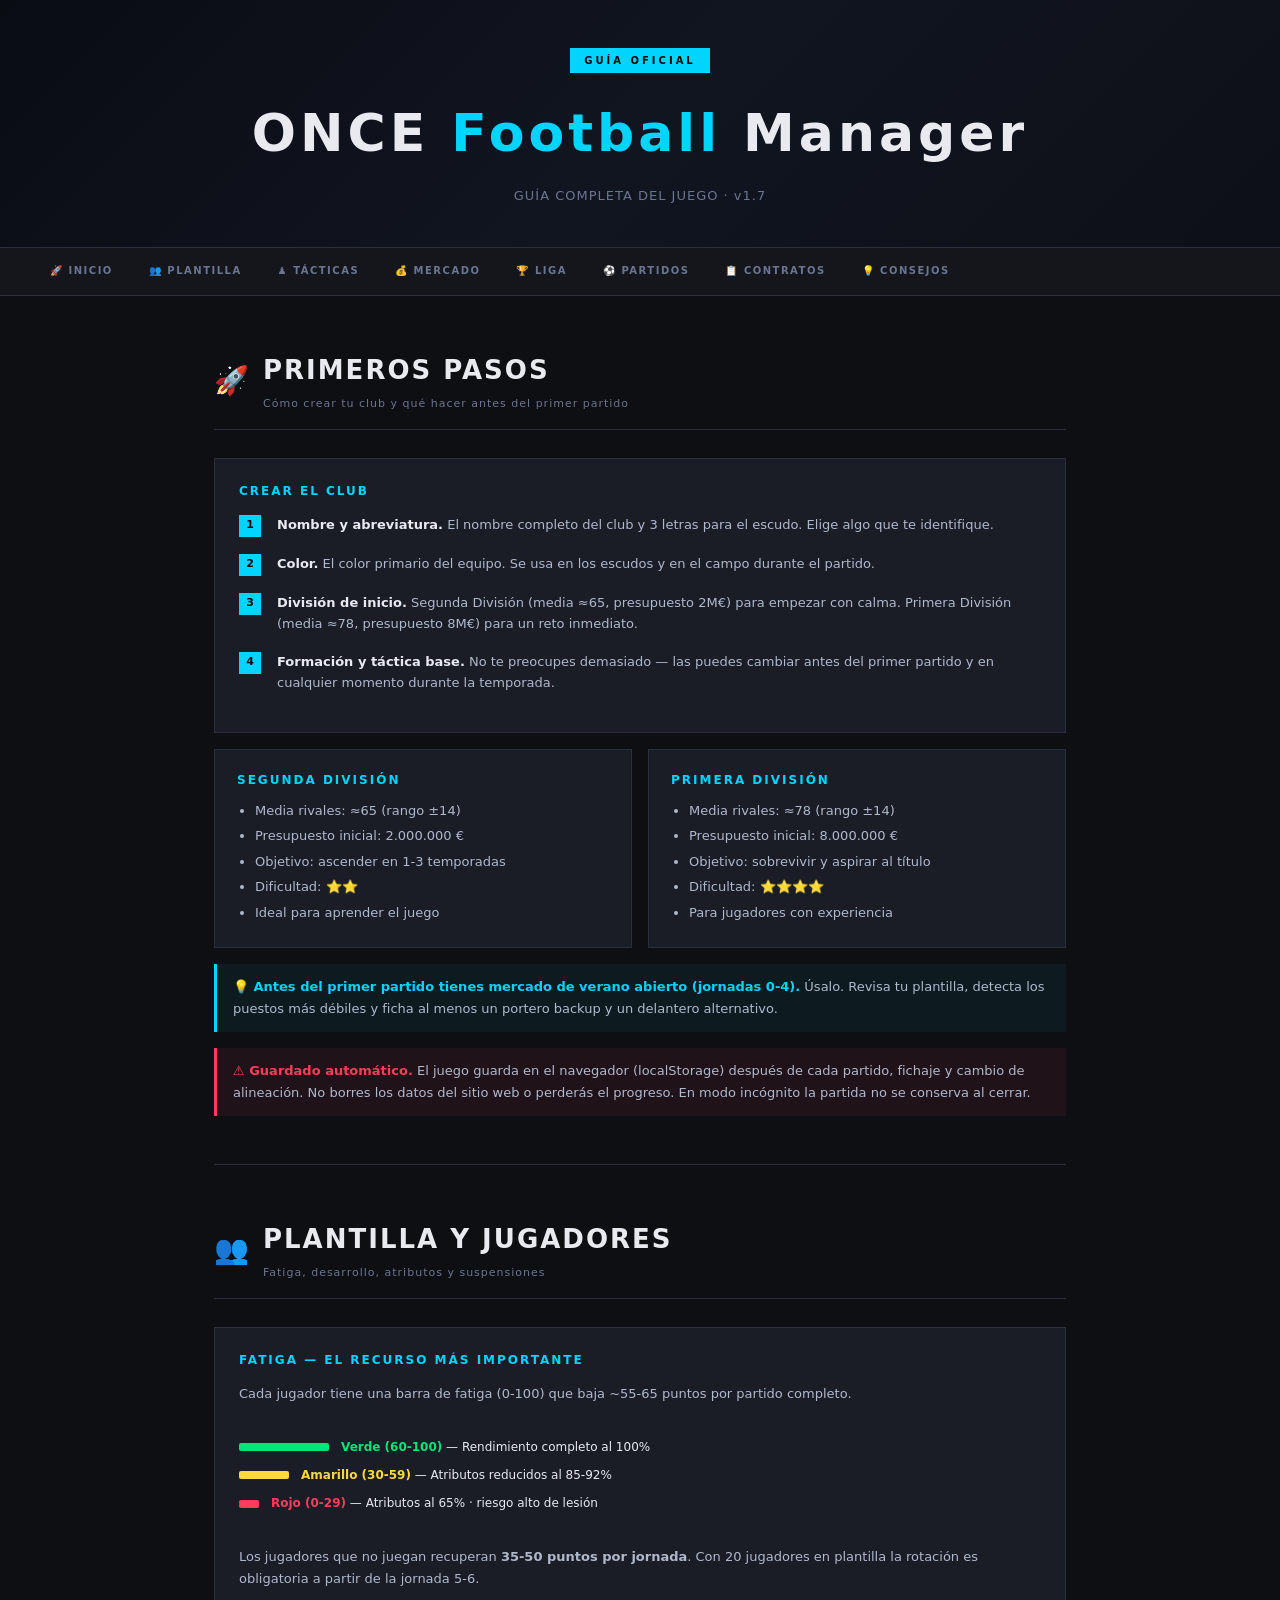
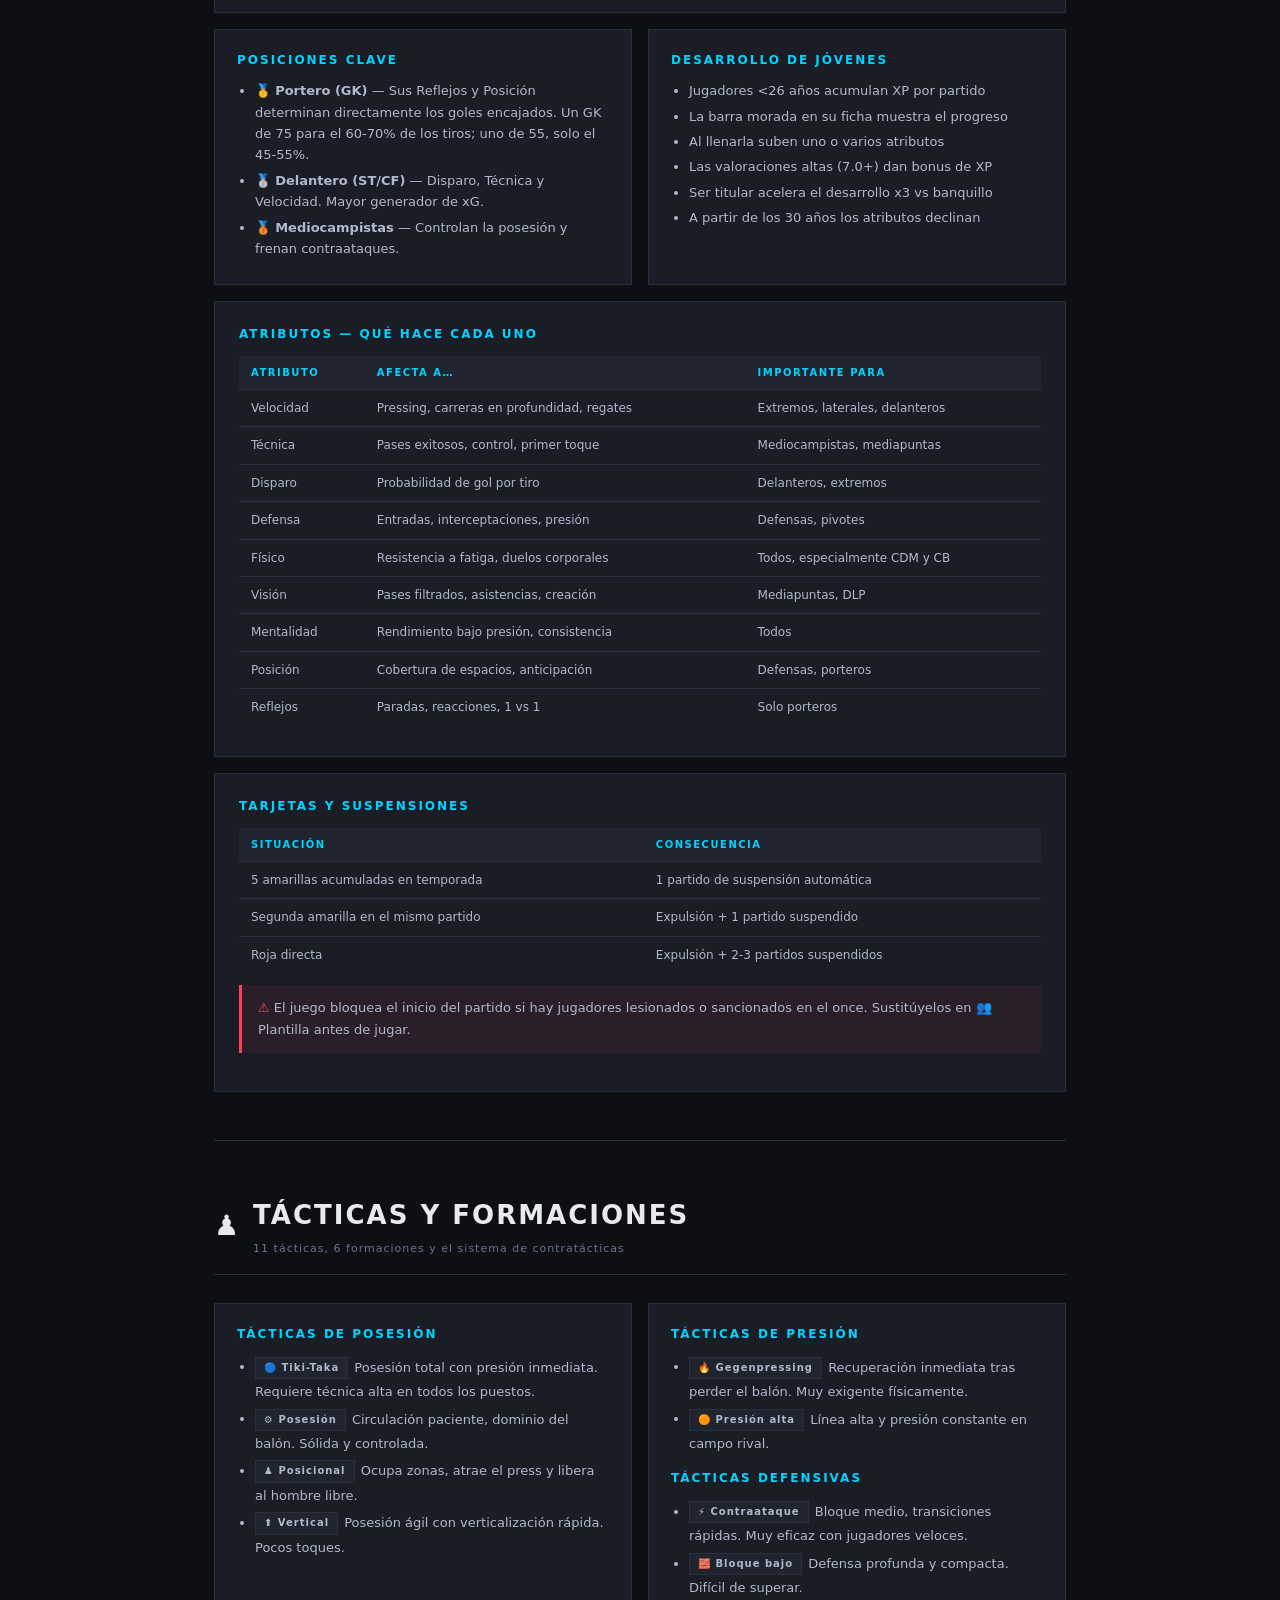
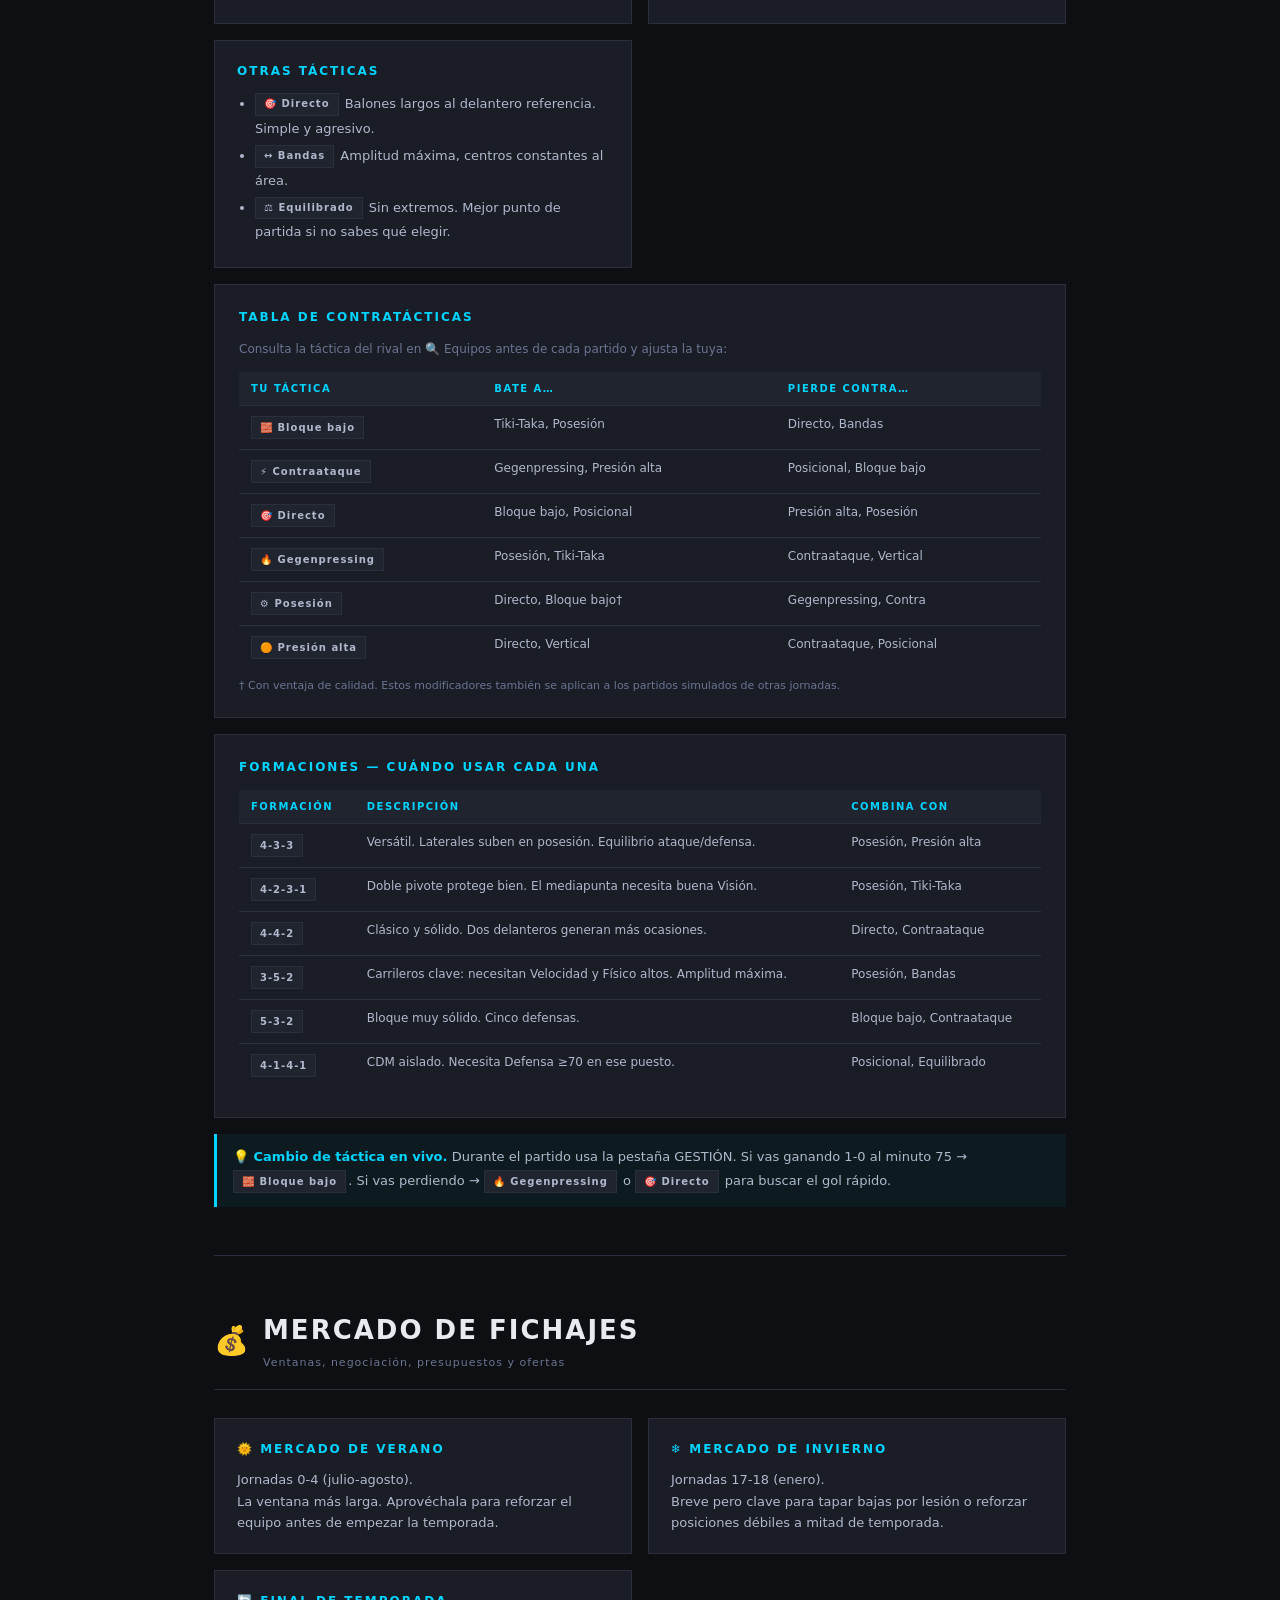
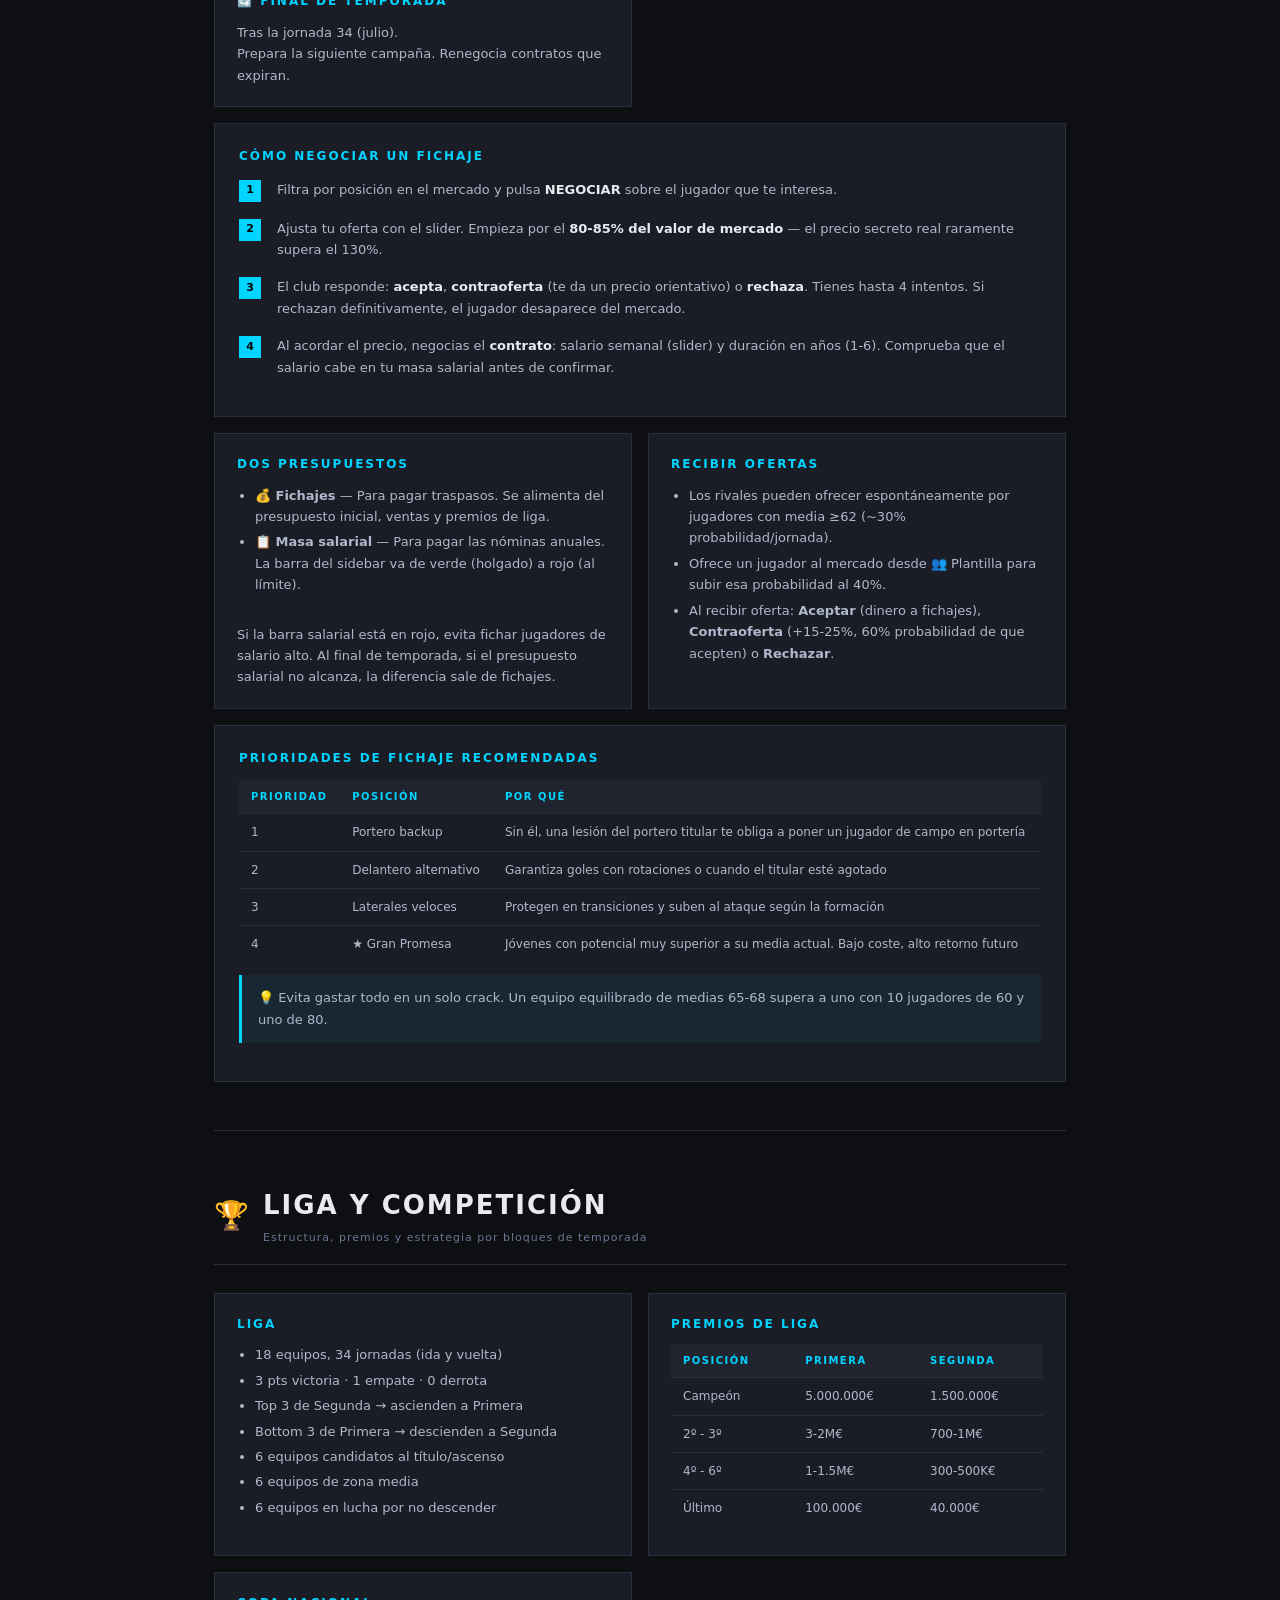
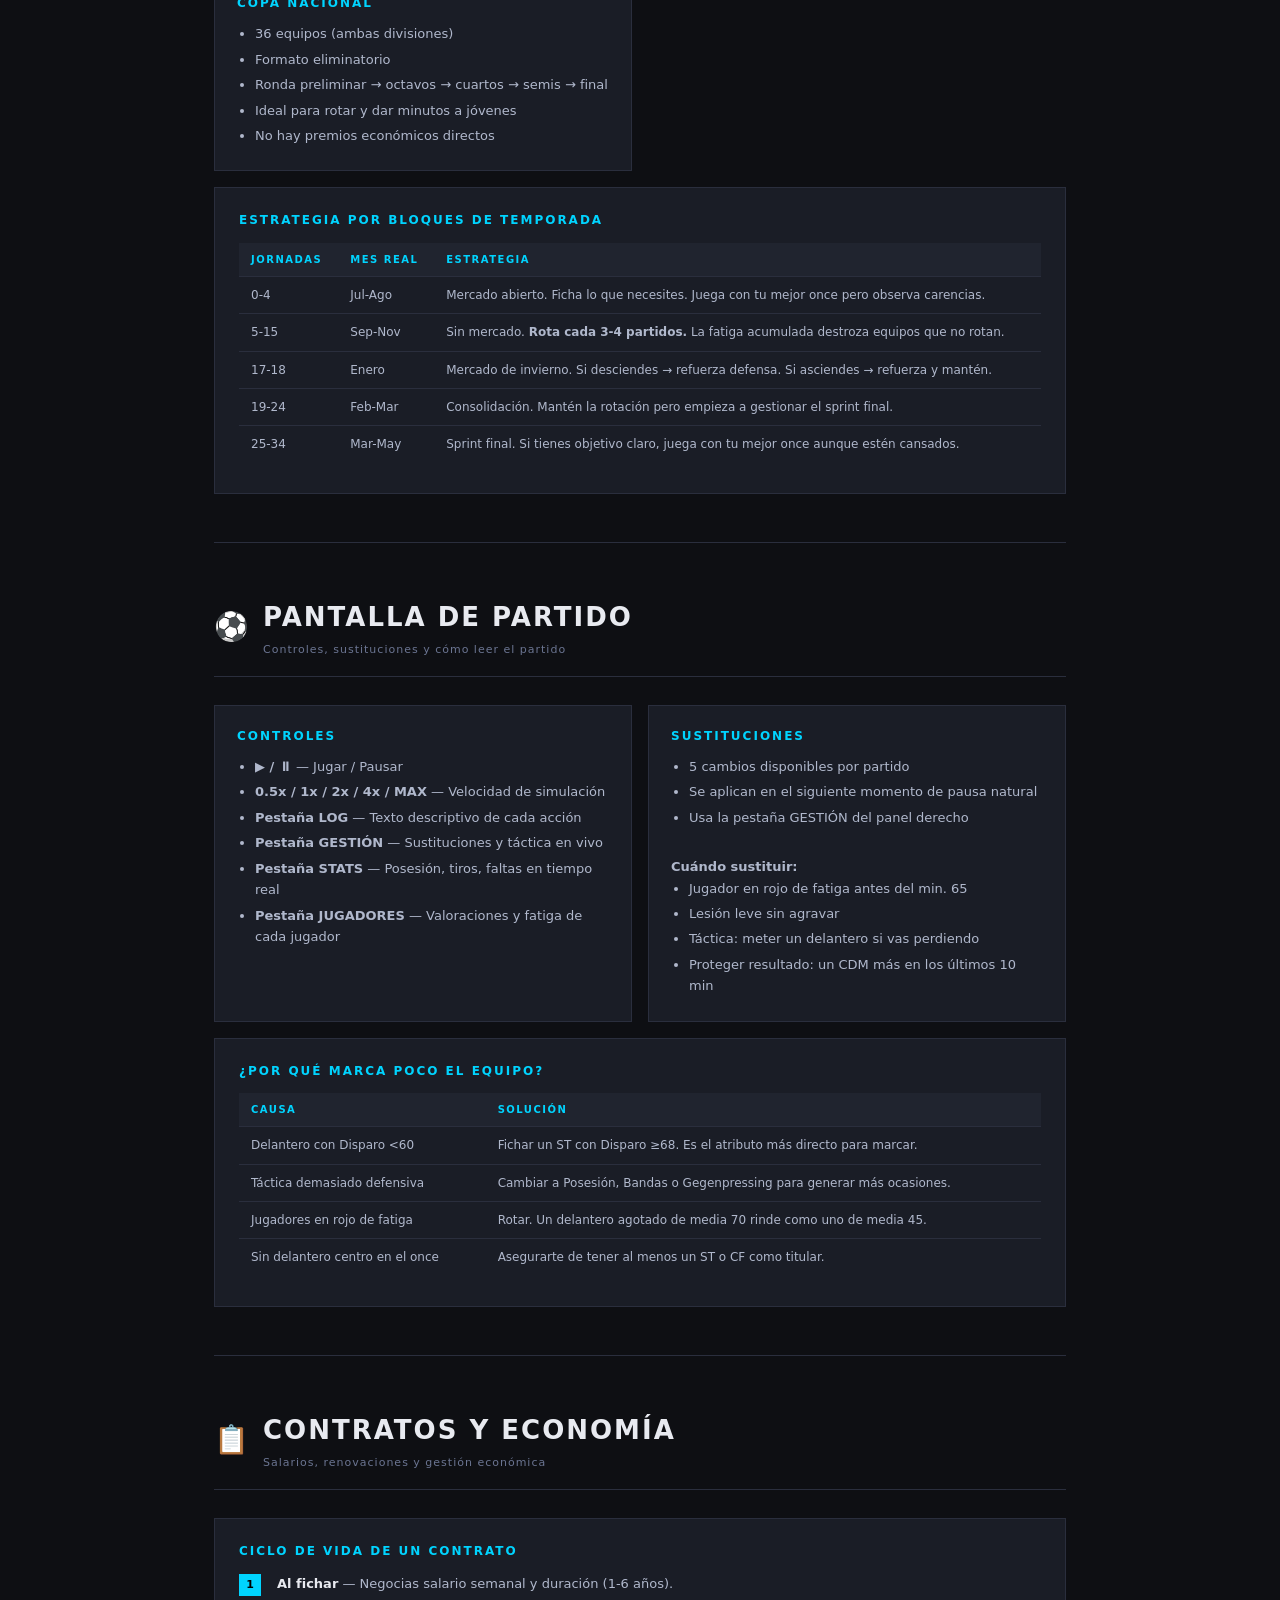
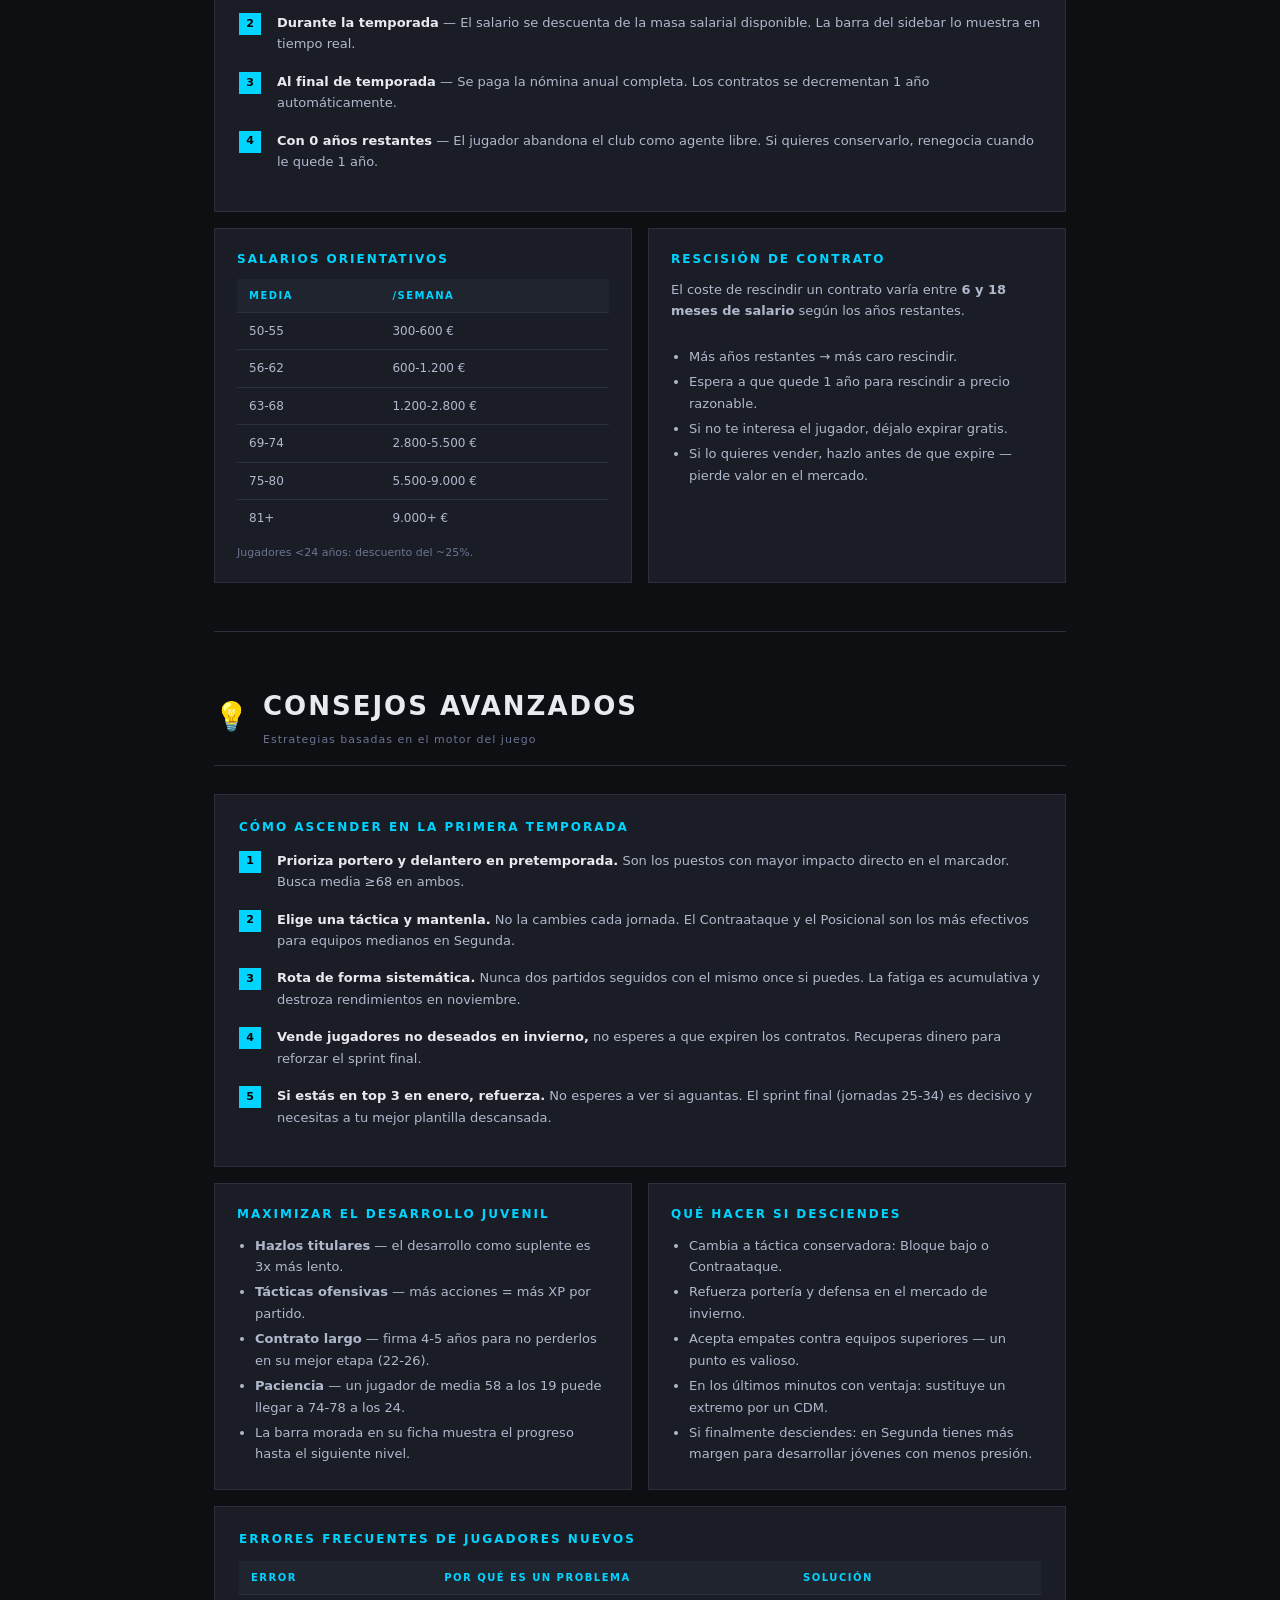
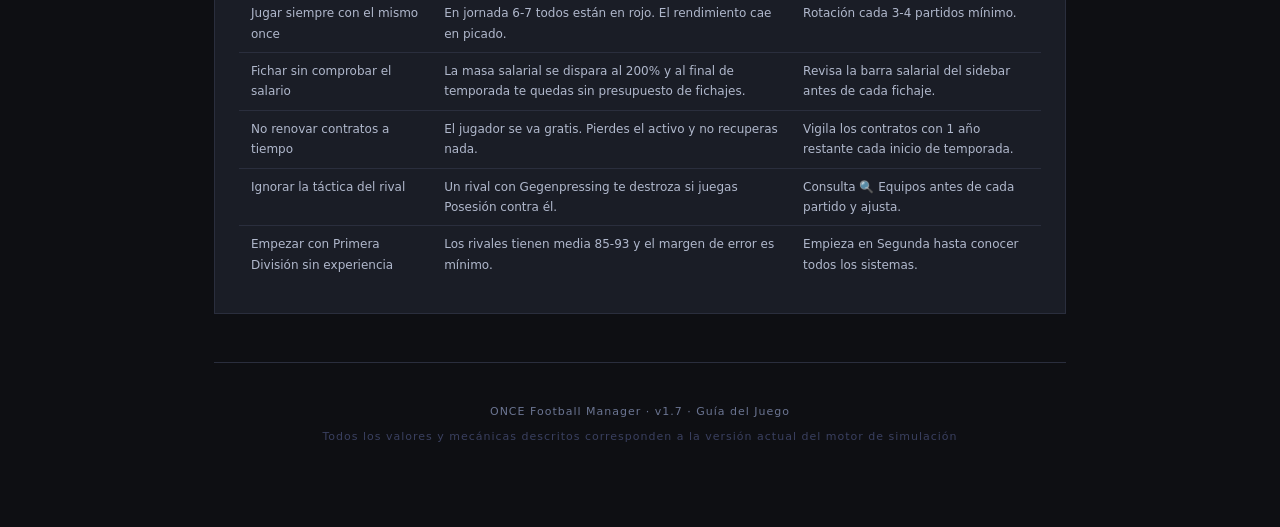
<file: GUIA.html>
<!DOCTYPE html>
<html lang="es">
<head>
<meta charset="UTF-8">
<meta name="viewport" content="width=device-width, initial-scale=1.0">
<title>ONCE Football Manager — Guía del Juego</title>
<style>
  :root {
    --bg: #0e0f13;
    --bg2: #14161c;
    --surface: #1a1d26;
    --surface2: #20242f;
    --border: #2a2e3d;
    --accent: #00d4ff;
    --green: #00e676;
    --yellow: #ffd740;
    --red: #ff3d5a;
    --text: #e8eaf0;
    --text-dim: #b0b8cc;
    --text-muted: #6b7592;
    --font: 'Segoe UI', system-ui, sans-serif;
    --font-mono: 'Courier New', monospace;
  }
  * { box-sizing: border-box; margin: 0; padding: 0; }
  body {
    background: var(--bg);
    color: var(--text);
    font-family: var(--font);
    font-size: 14px;
    line-height: 1.7;
    padding: 0 0 80px;
  }

  /* HEADER */
  .hero {
    background: linear-gradient(135deg, #0a0c14 0%, #111520 50%, #0d1018 100%);
    border-bottom: 1px solid var(--border);
    padding: 48px 32px 40px;
    text-align: center;
  }
  .hero-badge {
    display: inline-block;
    background: var(--accent);
    color: #000;
    font-size: 10px;
    font-weight: 700;
    letter-spacing: 3px;
    padding: 4px 14px;
    margin-bottom: 16px;
  }
  .hero h1 {
    font-size: clamp(28px, 5vw, 52px);
    font-weight: 900;
    letter-spacing: 4px;
    color: var(--text);
    margin-bottom: 8px;
  }
  .hero h1 span { color: var(--accent); }
  .hero p {
    color: var(--text-muted);
    font-size: 13px;
    letter-spacing: 1px;
  }

  /* NAV */
  .toc {
    background: var(--bg2);
    border-bottom: 1px solid var(--border);
    padding: 0 32px;
    display: flex;
    gap: 0;
    overflow-x: auto;
    scrollbar-width: none;
  }
  .toc a {
    color: var(--text-muted);
    text-decoration: none;
    font-size: 10px;
    letter-spacing: 1.5px;
    font-weight: 700;
    padding: 14px 18px;
    border-bottom: 2px solid transparent;
    white-space: nowrap;
    transition: all 0.15s;
  }
  .toc a:hover { color: var(--text); border-bottom-color: var(--border); }

  /* CONTENT */
  .content {
    max-width: 900px;
    margin: 0 auto;
    padding: 0 24px;
  }

  /* SECTIONS */
  .section {
    padding: 52px 0 0;
  }
  .section-header {
    display: flex;
    align-items: center;
    gap: 14px;
    margin-bottom: 28px;
    padding-bottom: 16px;
    border-bottom: 1px solid var(--border);
  }
  .section-icon {
    font-size: 28px;
    flex-shrink: 0;
  }
  .section-title {
    font-size: clamp(18px, 3vw, 26px);
    font-weight: 800;
    letter-spacing: 2px;
    color: var(--text);
  }
  .section-sub {
    font-size: 11px;
    color: var(--text-muted);
    letter-spacing: 1px;
    margin-top: 2px;
  }

  /* CARDS */
  .cards {
    display: grid;
    grid-template-columns: repeat(auto-fit, minmax(280px, 1fr));
    gap: 16px;
    margin-bottom: 16px;
  }
  .card {
    background: var(--surface);
    border: 1px solid var(--border);
    padding: 20px 22px;
  }
  .card h3 {
    font-size: 12px;
    font-weight: 700;
    letter-spacing: 2px;
    color: var(--accent);
    margin-bottom: 10px;
  }
  .card p, .card li {
    font-size: 13px;
    color: var(--text-dim);
    line-height: 1.65;
  }
  .card ul { padding-left: 18px; }
  .card li { margin-bottom: 4px; }

  /* WIDE CARD */
  .card-wide {
    background: var(--surface);
    border: 1px solid var(--border);
    padding: 22px 24px;
    margin-bottom: 16px;
  }
  .card-wide h3 {
    font-size: 12px;
    font-weight: 700;
    letter-spacing: 2px;
    color: var(--accent);
    margin-bottom: 12px;
  }
  .card-wide p, .card-wide li {
    font-size: 13px;
    color: var(--text-dim);
    line-height: 1.7;
  }
  .card-wide ul { padding-left: 18px; }
  .card-wide li { margin-bottom: 5px; }

  /* TABLES */
  table {
    width: 100%;
    border-collapse: collapse;
    font-size: 12px;
    margin: 8px 0;
  }
  th {
    background: var(--surface2);
    color: var(--accent);
    font-weight: 700;
    letter-spacing: 1.5px;
    font-size: 10px;
    padding: 8px 12px;
    text-align: left;
    border-bottom: 1px solid var(--border);
  }
  td {
    padding: 8px 12px;
    color: var(--text-dim);
    border-bottom: 1px solid var(--border);
    vertical-align: top;
  }
  tr:last-child td { border-bottom: none; }
  tr:hover td { background: var(--surface2); }

  /* TAGS */
  .tag {
    display: inline-block;
    background: var(--surface2);
    border: 1px solid var(--border);
    font-size: 10px;
    font-weight: 700;
    letter-spacing: 1px;
    padding: 2px 8px;
    margin: 2px 2px 2px 0;
    color: var(--text-dim);
    vertical-align: middle;
  }

  /* TIPS */
  .tip {
    background: rgba(0,212,255,0.06);
    border-left: 3px solid var(--accent);
    padding: 12px 16px;
    margin: 16px 0;
    font-size: 13px;
    color: var(--text-dim);
  }
  .tip strong { color: var(--accent); }
  .warn {
    background: rgba(255,61,90,0.07);
    border-left: 3px solid var(--red);
    padding: 12px 16px;
    margin: 16px 0;
    font-size: 13px;
    color: var(--text-dim);
  }
  .warn strong { color: var(--red); }

  /* FATIGUE BAR */
  .fatigue-demo {
    display: flex;
    gap: 12px;
    align-items: center;
    margin: 8px 0;
    font-size: 12px;
  }
  .fbar {
    height: 8px;
    border-radius: 2px;
    width: 80px;
    flex-shrink: 0;
  }

  /* STEP LIST */
  .steps { counter-reset: steps; }
  .step {
    counter-increment: steps;
    display: flex;
    gap: 16px;
    align-items: flex-start;
    margin-bottom: 16px;
  }
  .step::before {
    content: counter(steps);
    background: var(--accent);
    color: #000;
    font-weight: 900;
    font-size: 11px;
    width: 22px;
    height: 22px;
    display: flex;
    align-items: center;
    justify-content: center;
    flex-shrink: 0;
    margin-top: 1px;
  }
  .step-body { font-size: 13px; color: var(--text-dim); line-height: 1.65; }
  .step-body strong { color: var(--text); }

  /* DIVIDER */
  .divider {
    height: 1px;
    background: var(--border);
    margin: 48px 0 0;
  }

  /* FOOTER */
  footer {
    text-align: center;
    padding: 40px 24px 0;
    font-size: 11px;
    color: var(--text-muted);
    letter-spacing: 1px;
  }

  /* RESPONSIVE */
  @media (max-width: 600px) {
    .hero { padding: 32px 20px 28px; }
    .toc { padding: 0 16px; }
    .content { padding: 0 16px; }
    .cards { grid-template-columns: 1fr; }
  }
</style>
</head>
<body>

<div class="hero">
  <div class="hero-badge">GUÍA OFICIAL</div>
  <h1>ONCE <span>Football</span> Manager</h1>
  <p>GUÍA COMPLETA DEL JUEGO · v1.7</p>
</div>

<nav class="toc">
  <a href="#inicio">🚀 INICIO</a>
  <a href="#plantilla">👥 PLANTILLA</a>
  <a href="#tacticas">♟️ TÁCTICAS</a>
  <a href="#mercado">💰 MERCADO</a>
  <a href="#liga">🏆 LIGA</a>
  <a href="#partidos">⚽ PARTIDOS</a>
  <a href="#contratos">📋 CONTRATOS</a>
  <a href="#consejos">💡 CONSEJOS</a>
</nav>

<div class="content">

<!-- ═══════════════════════════════════════════ INICIO -->
<section class="section" id="inicio">
  <div class="section-header">
    <div class="section-icon">🚀</div>
    <div>
      <div class="section-title">PRIMEROS PASOS</div>
      <div class="section-sub">Cómo crear tu club y qué hacer antes del primer partido</div>
    </div>
  </div>

  <div class="card-wide">
    <h3>CREAR EL CLUB</h3>
    <div class="steps">
      <div class="step"><div class="step-body"><strong>Nombre y abreviatura.</strong> El nombre completo del club y 3 letras para el escudo. Elige algo que te identifique.</div></div>
      <div class="step"><div class="step-body"><strong>Color.</strong> El color primario del equipo. Se usa en los escudos y en el campo durante el partido.</div></div>
      <div class="step"><div class="step-body"><strong>División de inicio.</strong> Segunda División (media ≈65, presupuesto 2M€) para empezar con calma. Primera División (media ≈78, presupuesto 8M€) para un reto inmediato.</div></div>
      <div class="step"><div class="step-body"><strong>Formación y táctica base.</strong> No te preocupes demasiado — las puedes cambiar antes del primer partido y en cualquier momento durante la temporada.</div></div>
    </div>
  </div>

  <div class="cards">
    <div class="card">
      <h3>SEGUNDA DIVISIÓN</h3>
      <ul>
        <li>Media rivales: ≈65 (rango ±14)</li>
        <li>Presupuesto inicial: 2.000.000 €</li>
        <li>Objetivo: ascender en 1-3 temporadas</li>
        <li>Dificultad: ⭐⭐</li>
        <li>Ideal para aprender el juego</li>
      </ul>
    </div>
    <div class="card">
      <h3>PRIMERA DIVISIÓN</h3>
      <ul>
        <li>Media rivales: ≈78 (rango ±14)</li>
        <li>Presupuesto inicial: 8.000.000 €</li>
        <li>Objetivo: sobrevivir y aspirar al título</li>
        <li>Dificultad: ⭐⭐⭐⭐</li>
        <li>Para jugadores con experiencia</li>
      </ul>
    </div>
  </div>

  <div class="tip">
    <strong>💡 Antes del primer partido tienes mercado de verano abierto (jornadas 0-4).</strong> Úsalo. Revisa tu plantilla, detecta los puestos más débiles y ficha al menos un portero backup y un delantero alternativo.
  </div>

  <div class="warn">
    <strong>⚠️ Guardado automático.</strong> El juego guarda en el navegador (localStorage) después de cada partido, fichaje y cambio de alineación. No borres los datos del sitio web o perderás el progreso. En modo incógnito la partida no se conserva al cerrar.
  </div>
</section>

<!-- ═══════════════════════════════════════════ PLANTILLA -->
<div class="divider"></div>
<section class="section" id="plantilla">
  <div class="section-header">
    <div class="section-icon">👥</div>
    <div>
      <div class="section-title">PLANTILLA Y JUGADORES</div>
      <div class="section-sub">Fatiga, desarrollo, atributos y suspensiones</div>
    </div>
  </div>

  <div class="card-wide">
    <h3>FATIGA — EL RECURSO MÁS IMPORTANTE</h3>
    <p>Cada jugador tiene una barra de fatiga (0-100) que baja ~55-65 puntos por partido completo.</p>
    <br>
    <div class="fatigue-demo">
      <div class="fbar" style="background:#00e676;width:90px"></div>
      <div><strong style="color:#00e676">Verde (60-100)</strong> — Rendimiento completo al 100%</div>
    </div>
    <div class="fatigue-demo">
      <div class="fbar" style="background:#ffd740;width:50px"></div>
      <div><strong style="color:#ffd740">Amarillo (30-59)</strong> — Atributos reducidos al 85-92%</div>
    </div>
    <div class="fatigue-demo">
      <div class="fbar" style="background:#ff3d5a;width:20px"></div>
      <div><strong style="color:#ff3d5a">Rojo (0-29)</strong> — Atributos al 65% · riesgo alto de lesión</div>
    </div>
    <br>
    <p>Los jugadores que no juegan recuperan <strong>35-50 puntos por jornada</strong>. Con 20 jugadores en plantilla la rotación es obligatoria a partir de la jornada 5-6.</p>
  </div>

  <div class="cards">
    <div class="card">
      <h3>POSICIONES CLAVE</h3>
      <ul>
        <li>🥇 <strong>Portero (GK)</strong> — Sus Reflejos y Posición determinan directamente los goles encajados. Un GK de 75 para el 60-70% de los tiros; uno de 55, solo el 45-55%.</li>
        <li>🥈 <strong>Delantero (ST/CF)</strong> — Disparo, Técnica y Velocidad. Mayor generador de xG.</li>
        <li>🥉 <strong>Mediocampistas</strong> — Controlan la posesión y frenan contraataques.</li>
      </ul>
    </div>
    <div class="card">
      <h3>DESARROLLO DE JÓVENES</h3>
      <ul>
        <li>Jugadores &lt;26 años acumulan XP por partido</li>
        <li>La barra morada en su ficha muestra el progreso</li>
        <li>Al llenarla suben uno o varios atributos</li>
        <li>Las valoraciones altas (7.0+) dan bonus de XP</li>
        <li>Ser titular acelera el desarrollo x3 vs banquillo</li>
        <li>A partir de los 30 años los atributos declinan</li>
      </ul>
    </div>
  </div>

  <div class="card-wide">
    <h3>ATRIBUTOS — QUÉ HACE CADA UNO</h3>
    <table>
      <tr><th>ATRIBUTO</th><th>AFECTA A…</th><th>IMPORTANTE PARA</th></tr>
      <tr><td>Velocidad</td><td>Pressing, carreras en profundidad, regates</td><td>Extremos, laterales, delanteros</td></tr>
      <tr><td>Técnica</td><td>Pases exitosos, control, primer toque</td><td>Mediocampistas, mediapuntas</td></tr>
      <tr><td>Disparo</td><td>Probabilidad de gol por tiro</td><td>Delanteros, extremos</td></tr>
      <tr><td>Defensa</td><td>Entradas, interceptaciones, presión</td><td>Defensas, pivotes</td></tr>
      <tr><td>Físico</td><td>Resistencia a fatiga, duelos corporales</td><td>Todos, especialmente CDM y CB</td></tr>
      <tr><td>Visión</td><td>Pases filtrados, asistencias, creación</td><td>Mediapuntas, DLP</td></tr>
      <tr><td>Mentalidad</td><td>Rendimiento bajo presión, consistencia</td><td>Todos</td></tr>
      <tr><td>Posición</td><td>Cobertura de espacios, anticipación</td><td>Defensas, porteros</td></tr>
      <tr><td>Reflejos</td><td>Paradas, reacciones, 1 vs 1</td><td>Solo porteros</td></tr>
    </table>
  </div>

  <div class="card-wide">
    <h3>TARJETAS Y SUSPENSIONES</h3>
    <table>
      <tr><th>SITUACIÓN</th><th>CONSECUENCIA</th></tr>
      <tr><td>5 amarillas acumuladas en temporada</td><td>1 partido de suspensión automática</td></tr>
      <tr><td>Segunda amarilla en el mismo partido</td><td>Expulsión + 1 partido suspendido</td></tr>
      <tr><td>Roja directa</td><td>Expulsión + 2-3 partidos suspendidos</td></tr>
    </table>
    <div class="warn" style="margin-top:12px">
      <strong>⚠️</strong> El juego bloquea el inicio del partido si hay jugadores lesionados o sancionados en el once. Sustitúyelos en 👥 Plantilla antes de jugar.
    </div>
  </div>
</section>

<!-- ═══════════════════════════════════════════ TÁCTICAS -->
<div class="divider"></div>
<section class="section" id="tacticas">
  <div class="section-header">
    <div class="section-icon">♟️</div>
    <div>
      <div class="section-title">TÁCTICAS Y FORMACIONES</div>
      <div class="section-sub">11 tácticas, 6 formaciones y el sistema de contratácticas</div>
    </div>
  </div>

  <div class="cards">
    <div class="card">
      <h3>TÁCTICAS DE POSESIÓN</h3>
      <ul>
        <li><span class="tag">🔵 Tiki-Taka</span> Posesión total con presión inmediata. Requiere técnica alta en todos los puestos.</li>
        <li><span class="tag">⚙️ Posesión</span> Circulación paciente, dominio del balón. Sólida y controlada.</li>
        <li><span class="tag">♟️ Posicional</span> Ocupa zonas, atrae el press y libera al hombre libre.</li>
        <li><span class="tag">⬆️ Vertical</span> Posesión ágil con verticalización rápida. Pocos toques.</li>
      </ul>
    </div>
    <div class="card">
      <h3>TÁCTICAS DE PRESIÓN</h3>
      <ul>
        <li><span class="tag">🔥 Gegenpressing</span> Recuperación inmediata tras perder el balón. Muy exigente físicamente.</li>
        <li><span class="tag">🟠 Presión alta</span> Línea alta y presión constante en campo rival.</li>
      </ul>
      <h3 style="margin-top:14px">TÁCTICAS DEFENSIVAS</h3>
      <ul>
        <li><span class="tag">⚡ Contraataque</span> Bloque medio, transiciones rápidas. Muy eficaz con jugadores veloces.</li>
        <li><span class="tag">🧱 Bloque bajo</span> Defensa profunda y compacta. Difícil de superar.</li>
      </ul>
    </div>
    <div class="card">
      <h3>OTRAS TÁCTICAS</h3>
      <ul>
        <li><span class="tag">🎯 Directo</span> Balones largos al delantero referencia. Simple y agresivo.</li>
        <li><span class="tag">↔️ Bandas</span> Amplitud máxima, centros constantes al área.</li>
        <li><span class="tag">⚖️ Equilibrado</span> Sin extremos. Mejor punto de partida si no sabes qué elegir.</li>
      </ul>
    </div>
  </div>

  <div class="card-wide">
    <h3>TABLA DE CONTRATÁCTICAS</h3>
    <p style="font-size:12px;color:var(--text-muted);margin-bottom:12px">Consulta la táctica del rival en 🔍 Equipos antes de cada partido y ajusta la tuya:</p>
    <table>
      <tr><th>TU TÁCTICA</th><th>BATE A…</th><th>PIERDE CONTRA…</th></tr>
      <tr><td><span class="tag">🧱 Bloque bajo</span></td><td>Tiki-Taka, Posesión</td><td>Directo, Bandas</td></tr>
      <tr><td><span class="tag">⚡ Contraataque</span></td><td>Gegenpressing, Presión alta</td><td>Posicional, Bloque bajo</td></tr>
      <tr><td><span class="tag">🎯 Directo</span></td><td>Bloque bajo, Posicional</td><td>Presión alta, Posesión</td></tr>
      <tr><td><span class="tag">🔥 Gegenpressing</span></td><td>Posesión, Tiki-Taka</td><td>Contraataque, Vertical</td></tr>
      <tr><td><span class="tag">⚙️ Posesión</span></td><td>Directo, Bloque bajo†</td><td>Gegenpressing, Contra</td></tr>
      <tr><td><span class="tag">🟠 Presión alta</span></td><td>Directo, Vertical</td><td>Contraataque, Posicional</td></tr>
    </table>
    <p style="font-size:11px;color:var(--text-muted);margin-top:8px">† Con ventaja de calidad. Estos modificadores también se aplican a los partidos simulados de otras jornadas.</p>
  </div>

  <div class="card-wide">
    <h3>FORMACIONES — CUÁNDO USAR CADA UNA</h3>
    <table>
      <tr><th>FORMACIÓN</th><th>DESCRIPCIÓN</th><th>COMBINA CON</th></tr>
      <tr><td><span class="tag">4-3-3</span></td><td>Versátil. Laterales suben en posesión. Equilibrio ataque/defensa.</td><td>Posesión, Presión alta</td></tr>
      <tr><td><span class="tag">4-2-3-1</span></td><td>Doble pivote protege bien. El mediapunta necesita buena Visión.</td><td>Posesión, Tiki-Taka</td></tr>
      <tr><td><span class="tag">4-4-2</span></td><td>Clásico y sólido. Dos delanteros generan más ocasiones.</td><td>Directo, Contraataque</td></tr>
      <tr><td><span class="tag">3-5-2</span></td><td>Carrileros clave: necesitan Velocidad y Físico altos. Amplitud máxima.</td><td>Posesión, Bandas</td></tr>
      <tr><td><span class="tag">5-3-2</span></td><td>Bloque muy sólido. Cinco defensas.</td><td>Bloque bajo, Contraataque</td></tr>
      <tr><td><span class="tag">4-1-4-1</span></td><td>CDM aislado. Necesita Defensa ≥70 en ese puesto.</td><td>Posicional, Equilibrado</td></tr>
    </table>
  </div>

  <div class="tip">
    <strong>💡 Cambio de táctica en vivo.</strong> Durante el partido usa la pestaña GESTIÓN. Si vas ganando 1-0 al minuto 75 → <span class="tag">🧱 Bloque bajo</span>. Si vas perdiendo → <span class="tag">🔥 Gegenpressing</span> o <span class="tag">🎯 Directo</span> para buscar el gol rápido.
  </div>
</section>

<!-- ═══════════════════════════════════════════ MERCADO -->
<div class="divider"></div>
<section class="section" id="mercado">
  <div class="section-header">
    <div class="section-icon">💰</div>
    <div>
      <div class="section-title">MERCADO DE FICHAJES</div>
      <div class="section-sub">Ventanas, negociación, presupuestos y ofertas</div>
    </div>
  </div>

  <div class="cards">
    <div class="card">
      <h3>🌞 MERCADO DE VERANO</h3>
      <p>Jornadas 0-4 (julio-agosto).<br>La ventana más larga. Aprovéchala para reforzar el equipo antes de empezar la temporada.</p>
    </div>
    <div class="card">
      <h3>❄️ MERCADO DE INVIERNO</h3>
      <p>Jornadas 17-18 (enero).<br>Breve pero clave para tapar bajas por lesión o reforzar posiciones débiles a mitad de temporada.</p>
    </div>
    <div class="card">
      <h3>🔄 FINAL DE TEMPORADA</h3>
      <p>Tras la jornada 34 (julio).<br>Prepara la siguiente campaña. Renegocia contratos que expiran.</p>
    </div>
  </div>

  <div class="card-wide">
    <h3>CÓMO NEGOCIAR UN FICHAJE</h3>
    <div class="steps">
      <div class="step"><div class="step-body">Filtra por posición en el mercado y pulsa <strong>NEGOCIAR</strong> sobre el jugador que te interesa.</div></div>
      <div class="step"><div class="step-body">Ajusta tu oferta con el slider. Empieza por el <strong>80-85% del valor de mercado</strong> — el precio secreto real raramente supera el 130%.</div></div>
      <div class="step"><div class="step-body">El club responde: <strong>acepta</strong>, <strong>contraoferta</strong> (te da un precio orientativo) o <strong>rechaza</strong>. Tienes hasta 4 intentos. Si rechazan definitivamente, el jugador desaparece del mercado.</div></div>
      <div class="step"><div class="step-body">Al acordar el precio, negocias el <strong>contrato</strong>: salario semanal (slider) y duración en años (1-6). Comprueba que el salario cabe en tu masa salarial antes de confirmar.</div></div>
    </div>
  </div>

  <div class="cards">
    <div class="card">
      <h3>DOS PRESUPUESTOS</h3>
      <ul>
        <li><strong>💰 Fichajes</strong> — Para pagar traspasos. Se alimenta del presupuesto inicial, ventas y premios de liga.</li>
        <li><strong>📋 Masa salarial</strong> — Para pagar las nóminas anuales. La barra del sidebar va de verde (holgado) a rojo (al límite).</li>
      </ul>
      <br>
      <p>Si la barra salarial está en rojo, evita fichar jugadores de salario alto. Al final de temporada, si el presupuesto salarial no alcanza, la diferencia sale de fichajes.</p>
    </div>
    <div class="card">
      <h3>RECIBIR OFERTAS</h3>
      <ul>
        <li>Los rivales pueden ofrecer espontáneamente por jugadores con media ≥62 (~30% probabilidad/jornada).</li>
        <li>Ofrece un jugador al mercado desde 👥 Plantilla para subir esa probabilidad al 40%.</li>
        <li>Al recibir oferta: <strong>Aceptar</strong> (dinero a fichajes), <strong>Contraoferta</strong> (+15-25%, 60% probabilidad de que acepten) o <strong>Rechazar</strong>.</li>
      </ul>
    </div>
  </div>

  <div class="card-wide">
    <h3>PRIORIDADES DE FICHAJE RECOMENDADAS</h3>
    <table>
      <tr><th>PRIORIDAD</th><th>POSICIÓN</th><th>POR QUÉ</th></tr>
      <tr><td>1</td><td>Portero backup</td><td>Sin él, una lesión del portero titular te obliga a poner un jugador de campo en portería</td></tr>
      <tr><td>2</td><td>Delantero alternativo</td><td>Garantiza goles con rotaciones o cuando el titular esté agotado</td></tr>
      <tr><td>3</td><td>Laterales veloces</td><td>Protegen en transiciones y suben al ataque según la formación</td></tr>
      <tr><td>4</td><td>★ Gran Promesa</td><td>Jóvenes con potencial muy superior a su media actual. Bajo coste, alto retorno futuro</td></tr>
    </table>
    <div class="tip" style="margin-top:12px">
      <strong>💡</strong> Evita gastar todo en un solo crack. Un equipo equilibrado de medias 65-68 supera a uno con 10 jugadores de 60 y uno de 80.
    </div>
  </div>
</section>

<!-- ═══════════════════════════════════════════ LIGA -->
<div class="divider"></div>
<section class="section" id="liga">
  <div class="section-header">
    <div class="section-icon">🏆</div>
    <div>
      <div class="section-title">LIGA Y COMPETICIÓN</div>
      <div class="section-sub">Estructura, premios y estrategia por bloques de temporada</div>
    </div>
  </div>

  <div class="cards">
    <div class="card">
      <h3>LIGA</h3>
      <ul>
        <li>18 equipos, 34 jornadas (ida y vuelta)</li>
        <li>3 pts victoria · 1 empate · 0 derrota</li>
        <li>Top 3 de Segunda → ascienden a Primera</li>
        <li>Bottom 3 de Primera → descienden a Segunda</li>
        <li>6 equipos candidatos al título/ascenso</li>
        <li>6 equipos de zona media</li>
        <li>6 equipos en lucha por no descender</li>
      </ul>
    </div>
    <div class="card">
      <h3>PREMIOS DE LIGA</h3>
      <table>
        <tr><th>POSICIÓN</th><th>PRIMERA</th><th>SEGUNDA</th></tr>
        <tr><td>Campeón</td><td>5.000.000€</td><td>1.500.000€</td></tr>
        <tr><td>2º - 3º</td><td>3-2M€</td><td>700-1M€</td></tr>
        <tr><td>4º - 6º</td><td>1-1.5M€</td><td>300-500K€</td></tr>
        <tr><td>Último</td><td>100.000€</td><td>40.000€</td></tr>
      </table>
    </div>
    <div class="card">
      <h3>COPA NACIONAL</h3>
      <ul>
        <li>36 equipos (ambas divisiones)</li>
        <li>Formato eliminatorio</li>
        <li>Ronda preliminar → octavos → cuartos → semis → final</li>
        <li>Ideal para rotar y dar minutos a jóvenes</li>
        <li>No hay premios económicos directos</li>
      </ul>
    </div>
  </div>

  <div class="card-wide">
    <h3>ESTRATEGIA POR BLOQUES DE TEMPORADA</h3>
    <table>
      <tr><th>JORNADAS</th><th>MES REAL</th><th>ESTRATEGIA</th></tr>
      <tr><td>0-4</td><td>Jul-Ago</td><td>Mercado abierto. Ficha lo que necesites. Juega con tu mejor once pero observa carencias.</td></tr>
      <tr><td>5-15</td><td>Sep-Nov</td><td>Sin mercado. <strong>Rota cada 3-4 partidos.</strong> La fatiga acumulada destroza equipos que no rotan.</td></tr>
      <tr><td>17-18</td><td>Enero</td><td>Mercado de invierno. Si desciendes → refuerza defensa. Si asciendes → refuerza y mantén.</td></tr>
      <tr><td>19-24</td><td>Feb-Mar</td><td>Consolidación. Mantén la rotación pero empieza a gestionar el sprint final.</td></tr>
      <tr><td>25-34</td><td>Mar-May</td><td>Sprint final. Si tienes objetivo claro, juega con tu mejor once aunque estén cansados.</td></tr>
    </table>
  </div>
</section>

<!-- ═══════════════════════════════════════════ PARTIDOS -->
<div class="divider"></div>
<section class="section" id="partidos">
  <div class="section-header">
    <div class="section-icon">⚽</div>
    <div>
      <div class="section-title">PANTALLA DE PARTIDO</div>
      <div class="section-sub">Controles, sustituciones y cómo leer el partido</div>
    </div>
  </div>

  <div class="cards">
    <div class="card">
      <h3>CONTROLES</h3>
      <ul>
        <li><strong>▶ / ⏸</strong> — Jugar / Pausar</li>
        <li><strong>0.5x / 1x / 2x / 4x / MAX</strong> — Velocidad de simulación</li>
        <li><strong>Pestaña LOG</strong> — Texto descriptivo de cada acción</li>
        <li><strong>Pestaña GESTIÓN</strong> — Sustituciones y táctica en vivo</li>
        <li><strong>Pestaña STATS</strong> — Posesión, tiros, faltas en tiempo real</li>
        <li><strong>Pestaña JUGADORES</strong> — Valoraciones y fatiga de cada jugador</li>
      </ul>
    </div>
    <div class="card">
      <h3>SUSTITUCIONES</h3>
      <ul>
        <li>5 cambios disponibles por partido</li>
        <li>Se aplican en el siguiente momento de pausa natural</li>
        <li>Usa la pestaña GESTIÓN del panel derecho</li>
      </ul>
      <br>
      <p><strong>Cuándo sustituir:</strong></p>
      <ul>
        <li>Jugador en rojo de fatiga antes del min. 65</li>
        <li>Lesión leve sin agravar</li>
        <li>Táctica: meter un delantero si vas perdiendo</li>
        <li>Proteger resultado: un CDM más en los últimos 10 min</li>
      </ul>
    </div>
  </div>

  <div class="card-wide">
    <h3>¿POR QUÉ MARCA POCO EL EQUIPO?</h3>
    <table>
      <tr><th>CAUSA</th><th>SOLUCIÓN</th></tr>
      <tr><td>Delantero con Disparo &lt;60</td><td>Fichar un ST con Disparo ≥68. Es el atributo más directo para marcar.</td></tr>
      <tr><td>Táctica demasiado defensiva</td><td>Cambiar a Posesión, Bandas o Gegenpressing para generar más ocasiones.</td></tr>
      <tr><td>Jugadores en rojo de fatiga</td><td>Rotar. Un delantero agotado de media 70 rinde como uno de media 45.</td></tr>
      <tr><td>Sin delantero centro en el once</td><td>Asegurarte de tener al menos un ST o CF como titular.</td></tr>
    </table>
  </div>
</section>

<!-- ═══════════════════════════════════════════ CONTRATOS -->
<div class="divider"></div>
<section class="section" id="contratos">
  <div class="section-header">
    <div class="section-icon">📋</div>
    <div>
      <div class="section-title">CONTRATOS Y ECONOMÍA</div>
      <div class="section-sub">Salarios, renovaciones y gestión económica</div>
    </div>
  </div>

  <div class="card-wide">
    <h3>CICLO DE VIDA DE UN CONTRATO</h3>
    <div class="steps">
      <div class="step"><div class="step-body"><strong>Al fichar</strong> — Negocias salario semanal y duración (1-6 años).</div></div>
      <div class="step"><div class="step-body"><strong>Durante la temporada</strong> — El salario se descuenta de la masa salarial disponible. La barra del sidebar lo muestra en tiempo real.</div></div>
      <div class="step"><div class="step-body"><strong>Al final de temporada</strong> — Se paga la nómina anual completa. Los contratos se decrementan 1 año automáticamente.</div></div>
      <div class="step"><div class="step-body"><strong>Con 0 años restantes</strong> — El jugador abandona el club como agente libre. Si quieres conservarlo, renegocia cuando le quede 1 año.</div></div>
    </div>
  </div>

  <div class="cards">
    <div class="card">
      <h3>SALARIOS ORIENTATIVOS</h3>
      <table>
        <tr><th>MEDIA</th><th>/SEMANA</th></tr>
        <tr><td>50-55</td><td>300-600 €</td></tr>
        <tr><td>56-62</td><td>600-1.200 €</td></tr>
        <tr><td>63-68</td><td>1.200-2.800 €</td></tr>
        <tr><td>69-74</td><td>2.800-5.500 €</td></tr>
        <tr><td>75-80</td><td>5.500-9.000 €</td></tr>
        <tr><td>81+</td><td>9.000+ €</td></tr>
      </table>
      <p style="font-size:11px;margin-top:8px;color:var(--text-muted)">Jugadores &lt;24 años: descuento del ~25%.</p>
    </div>
    <div class="card">
      <h3>RESCISIÓN DE CONTRATO</h3>
      <p>El coste de rescindir un contrato varía entre <strong>6 y 18 meses de salario</strong> según los años restantes.</p>
      <br>
      <ul>
        <li>Más años restantes → más caro rescindir.</li>
        <li>Espera a que quede 1 año para rescindir a precio razonable.</li>
        <li>Si no te interesa el jugador, déjalo expirar gratis.</li>
        <li>Si lo quieres vender, hazlo antes de que expire — pierde valor en el mercado.</li>
      </ul>
    </div>
  </div>
</section>

<!-- ═══════════════════════════════════════════ CONSEJOS -->
<div class="divider"></div>
<section class="section" id="consejos">
  <div class="section-header">
    <div class="section-icon">💡</div>
    <div>
      <div class="section-title">CONSEJOS AVANZADOS</div>
      <div class="section-sub">Estrategias basadas en el motor del juego</div>
    </div>
  </div>

  <div class="card-wide">
    <h3>CÓMO ASCENDER EN LA PRIMERA TEMPORADA</h3>
    <div class="steps">
      <div class="step"><div class="step-body"><strong>Prioriza portero y delantero en pretemporada.</strong> Son los puestos con mayor impacto directo en el marcador. Busca media ≥68 en ambos.</div></div>
      <div class="step"><div class="step-body"><strong>Elige una táctica y mantenla.</strong> No la cambies cada jornada. El Contraataque y el Posicional son los más efectivos para equipos medianos en Segunda.</div></div>
      <div class="step"><div class="step-body"><strong>Rota de forma sistemática.</strong> Nunca dos partidos seguidos con el mismo once si puedes. La fatiga es acumulativa y destroza rendimientos en noviembre.</div></div>
      <div class="step"><div class="step-body"><strong>Vende jugadores no deseados en invierno,</strong> no esperes a que expiren los contratos. Recuperas dinero para reforzar el sprint final.</div></div>
      <div class="step"><div class="step-body"><strong>Si estás en top 3 en enero, refuerza.</strong> No esperes a ver si aguantas. El sprint final (jornadas 25-34) es decisivo y necesitas a tu mejor plantilla descansada.</div></div>
    </div>
  </div>

  <div class="cards">
    <div class="card">
      <h3>MAXIMIZAR EL DESARROLLO JUVENIL</h3>
      <ul>
        <li><strong>Hazlos titulares</strong> — el desarrollo como suplente es 3x más lento.</li>
        <li><strong>Tácticas ofensivas</strong> — más acciones = más XP por partido.</li>
        <li><strong>Contrato largo</strong> — firma 4-5 años para no perderlos en su mejor etapa (22-26).</li>
        <li><strong>Paciencia</strong> — un jugador de media 58 a los 19 puede llegar a 74-78 a los 24.</li>
        <li>La barra morada en su ficha muestra el progreso hasta el siguiente nivel.</li>
      </ul>
    </div>
    <div class="card">
      <h3>QUÉ HACER SI DESCIENDES</h3>
      <ul>
        <li>Cambia a táctica conservadora: Bloque bajo o Contraataque.</li>
        <li>Refuerza portería y defensa en el mercado de invierno.</li>
        <li>Acepta empates contra equipos superiores — un punto es valioso.</li>
        <li>En los últimos minutos con ventaja: sustituye un extremo por un CDM.</li>
        <li>Si finalmente desciendes: en Segunda tienes más margen para desarrollar jóvenes con menos presión.</li>
      </ul>
    </div>
  </div>

  <div class="card-wide">
    <h3>ERRORES FRECUENTES DE JUGADORES NUEVOS</h3>
    <table>
      <tr><th>ERROR</th><th>POR QUÉ ES UN PROBLEMA</th><th>SOLUCIÓN</th></tr>
      <tr><td>Jugar siempre con el mismo once</td><td>En jornada 6-7 todos están en rojo. El rendimiento cae en picado.</td><td>Rotación cada 3-4 partidos mínimo.</td></tr>
      <tr><td>Fichar sin comprobar el salario</td><td>La masa salarial se dispara al 200% y al final de temporada te quedas sin presupuesto de fichajes.</td><td>Revisa la barra salarial del sidebar antes de cada fichaje.</td></tr>
      <tr><td>No renovar contratos a tiempo</td><td>El jugador se va gratis. Pierdes el activo y no recuperas nada.</td><td>Vigila los contratos con 1 año restante cada inicio de temporada.</td></tr>
      <tr><td>Ignorar la táctica del rival</td><td>Un rival con Gegenpressing te destroza si juegas Posesión contra él.</td><td>Consulta 🔍 Equipos antes de cada partido y ajusta.</td></tr>
      <tr><td>Empezar con Primera División sin experiencia</td><td>Los rivales tienen media 85-93 y el margen de error es mínimo.</td><td>Empieza en Segunda hasta conocer todos los sistemas.</td></tr>
    </table>
  </div>

</section>

<div class="divider"></div>
<footer>
  ONCE Football Manager · v1.7 · Guía del Juego<br>
  <span style="color:#3a4060;margin-top:6px;display:block">Todos los valores y mecánicas descritos corresponden a la versión actual del motor de simulación</span>
</footer>

</div><!-- /content -->
</body>
</html>
</file>
<file: css/theme.css>
/* ============================================================ RESET & ROOT */
*, *::before, *::after { margin:0; padding:0; box-sizing:border-box; }

/* Desactivar forced color adjust del navegador */
html, body { -webkit-text-size-adjust: 100%; forced-color-adjust: none; }

:root {
  --font-display: 'Barlow Condensed', sans-serif;
  --font-body:    'Barlow', sans-serif;
  --font-mono:    'JetBrains Mono', monospace;
}

/* MODO OSCURO (por defecto) */
html[data-theme="dark"], html:not([data-theme]) {
  color-scheme: dark;
  --bg:        #0a0e13;
  --bg2:       #11171f;
  --bg3:       #182029;
  --surface:   #1e2733;
  --surface2:  #25303d;
  --border:    #2a3a4d;
  --border2:   #3d5066;
  --text:      #e6f0f7;
  --text-dim:  #94aec3;
  --text-muted:#5c768d;
  --accent:    #00d4ff;
  --accent2:   #0099bb;
  --green:     #00e676;
  --green2:    #00b856;
  --red:       #ff5571;
  --yellow:    #ffd84d;
  --orange:    #ff8a5b;
  --gold:      #ffd84d;
  --white:     #ffffff;
  --purple:    #b39bff;
  --cyan:      #67e8f9;
  --bg-overlay: rgba(0,0,0,0.25);
  --bg-overlay-strong: rgba(0,0,0,0.7);
  --team-own:  #00d4ff;
  --team-opp:  #ff5571;
  --ball-col:  #ffd84d;
}

/* MODO CLARO */
html[data-theme="light"] {
  color-scheme: light;
  --bg:        #eaf0f6;
  --bg2:       #ffffff;
  --bg3:       #f5f8fb;
  --surface:   #ffffff;
  --surface2:  #f0f4f8;
  --border:    #c5d0dc;
  --border2:   #94a4b6;
  --text:      #0d1929;
  --text-dim:  #2c4257;
  --text-muted:#5b738a;
  --accent:    #0066a3;
  --accent2:   #00547f;
  --green:     #15703a;
  --green2:    #105528;
  --red:       #b3142a;
  --yellow:    #8a6500;
  --orange:    #b04200;
  --gold:      #8a6500;
  --white:     #000000;
  --purple:    #6044c8;
  --cyan:      #086880;
  --bg-overlay: rgba(0,30,60,0.07);
  --bg-overlay-strong: rgba(0,0,0,0.5);
  --team-own:  #0066a3;
  --team-opp:  #b3142a;
  --ball-col:  #8a6500;
}

body {
  background: var(--bg) !important;
  color: var(--text) !important;
  font-family: var(--font-body);
  min-height: 100vh;
  overflow: hidden;
}
</file>
<file: css/base.css>
/* ============================================================ SCREENS */
.screen { display:none; width:100vw; height:100vh; background: var(--bg); }
.screen.active { display:flex; }

/* ============================================================ SCREEN: INTRO */
#screen-intro {
  flex-direction: column;
  align-items: center;
  justify-content: center;
  background: var(--bg2);
  position: relative;
  overflow: hidden;
}
#screen-intro::before {
  content:'';
  position: absolute;
  inset: 0;
  background: repeating-linear-gradient(
    0deg,
    transparent,
    transparent 39px,
    rgba(0,100,180,0.04) 39px,
    rgba(0,100,180,0.04) 40px
  );
}
.intro-logo {
  font-family: var(--font-display);
  font-size: clamp(72px, 12vw, 140px);
  font-weight: 900;
  letter-spacing: 12px;
  color: var(--white);
  text-shadow: 0 0 80px rgba(0,212,255,0.3);
  position: relative;
  z-index: 1;
}
.intro-logo span { color: var(--accent); }
.intro-sub {
  font-family: var(--font-display);
  font-size: 16px;
  letter-spacing: 6px;
  color: var(--text-dim);
  text-transform: uppercase;
  margin-top: 8px;
  position: relative;
  z-index: 1;
}
.intro-actions {
  display: flex;
  flex-direction: column;
  gap: 12px;
  margin-top: 60px;
  position: relative;
  z-index: 1;
  align-items: center;
}
.btn-primary {
  background: var(--accent);
  color: var(--bg);
  font-family: var(--font-display);
  font-size: 18px;
  font-weight: 700;
  letter-spacing: 3px;
  text-transform: uppercase;
  border: none;
  padding: 16px 48px;
  cursor: pointer;
  clip-path: polygon(12px 0%, 100% 0%, calc(100% - 12px) 100%, 0% 100%);
  transition: all 0.15s;
}
.btn-primary:hover { background: var(--accent2); transform: translateY(-2px); }
.btn-secondary {
  background: transparent;
  color: var(--text-dim);
  font-family: var(--font-display);
  font-size: 14px;
  letter-spacing: 2px;
  text-transform: uppercase;
  border: 1px solid var(--border2);
  padding: 10px 32px;
  cursor: pointer;
  transition: all 0.15s;
}
.btn-secondary:hover { border-color: var(--accent); color: var(--accent); }
</file>
<file: css/screen-setup.css>
/* ============================================================ SCREEN: SETUP */
#screen-setup {
  flex-direction: column;
  align-items: center;
  justify-content: center;
  padding: 40px;
}
.setup-card {
  background: var(--surface);
  border: 1px solid var(--border);
  width: 100%;
  max-width: 680px;
  padding: 40px;
}
.setup-title {
  font-family: var(--font-display);
  font-size: 32px;
  font-weight: 700;
  letter-spacing: 4px;
  color: var(--accent);
  text-transform: uppercase;
  margin-bottom: 4px;
}
.setup-sub { font-size: 13px; color: var(--text-muted); letter-spacing: 1px; margin-bottom: 32px; }
.form-row { display: grid; grid-template-columns: 1fr 1fr; gap: 20px; margin-bottom: 20px; }
.form-row.full { grid-template-columns: 1fr; }
.form-group label {
  display: block;
  font-family: var(--font-display);
  font-size: 11px;
  letter-spacing: 2px;
  text-transform: uppercase;
  color: var(--text-muted);
  margin-bottom: 6px;
}
.form-group input, .form-group select {
  width: 100%;
  background: var(--bg3);
  border: 1px solid var(--border);
  color: var(--text);
  font-family: var(--font-body);
  font-size: 14px;
  padding: 10px 14px;
  outline: none;
  transition: border-color 0.15s;
  appearance: none;
}
.form-group input:focus, .form-group select:focus { border-color: var(--accent); }
.color-picker-row {
  display: flex;
  gap: 10px;
  margin-bottom: 20px;
}
.color-option {
  width: 36px; height: 36px;
  border-radius: 50%;
  cursor: pointer;
  border: 2px solid transparent;
  transition: all 0.15s;
}
.color-option.selected { border-color: var(--white); transform: scale(1.2); }
.league-options { display: grid; grid-template-columns: repeat(3, 1fr); gap: 10px; }
.league-option {
  border: 1px solid var(--border);
  background: var(--bg3);
  padding: 14px;
  cursor: pointer;
  text-align: center;
  transition: all 0.15s;
}
.league-option:hover { border-color: var(--border2); }
.league-option.selected { border-color: var(--accent); background: rgba(0,212,255,0.05); }
.league-option .lo-name {
  font-family: var(--font-display);
  font-size: 14px;
  font-weight: 700;
  letter-spacing: 1px;
  color: var(--text);
}
.league-option .lo-desc { font-size: 11px; color: var(--text-muted); margin-top: 3px; }
.setup-footer { display: flex; justify-content: space-between; align-items: center; margin-top: 32px; }
</file>
<file: css/screen-hub.css>
/* ============================================================ SCREEN: HUB */
#screen-hub {
  flex-direction: column;
  overflow: hidden;
}
.hub-header {
  display: flex;
  align-items: center;
  gap: 0;
  height: 54px;
  border-bottom: 1px solid var(--border);
  background: var(--bg2);
  flex-shrink: 0;
}
.hub-brand {
  font-family: var(--font-display);
  font-size: 20px;
  font-weight: 900;
  letter-spacing: 4px;
  color: var(--accent);
  padding: 0 24px;
  border-right: 1px solid var(--border);
  height: 100%;
  display: flex;
  align-items: center;
}
.hub-team-badge {
  display: flex;
  align-items: center;
  gap: 10px;
  padding: 0 20px;
  border-right: 1px solid var(--border);
  height: 100%;
}
.badge-circle {
  width: 28px; height: 28px;
  border-radius: 50%;
  display: flex; align-items: center; justify-content: center;
  font-family: var(--font-display);
  font-size: 11px;
  font-weight: 700;
}
.hub-team-name { font-weight: 600; font-size: 14px; }
.hub-season {
  font-family: var(--font-mono);
  font-size: 11px;
  color: var(--text-muted);
  padding: 0 16px;
}
.hub-nav {
  display: flex;
  height: 100%;
  margin-left: auto;
}
.hub-nav-item {
  display: flex;
  align-items: center;
  gap: 6px;
  padding: 0 20px;
  font-family: var(--font-display);
  font-size: 12px;
  letter-spacing: 1.5px;
  text-transform: uppercase;
  color: var(--text-muted);
  cursor: pointer;
  border-bottom: 2px solid transparent;
  transition: all 0.15s;
  border-right: 1px solid var(--border);
}
.hub-nav-item:hover { color: var(--text); border-bottom-color: var(--border2); }
.hub-nav-item.active { color: var(--accent); border-bottom-color: var(--accent); }

.hub-body {
  flex: 1;
  display: grid;
  grid-template-columns: 1fr 340px;
  overflow: hidden;
  background: var(--bg);
}
.hub-main { overflow-y: auto; padding: 24px; background: var(--bg); }
.hub-main::-webkit-scrollbar { width: 4px; }
.hub-main::-webkit-scrollbar-thumb { background: var(--border); }
.hub-sidebar {
  border-left: 1px solid var(--border);
  overflow-y: auto;
  background: var(--bg2);
}
.hub-sidebar::-webkit-scrollbar { width: 4px; }
.hub-sidebar::-webkit-scrollbar-thumb { background: var(--border); }

/* Hub panels */
.hub-panel { display: none; }
.hub-panel.active { display: block; }

/* Cards */
.card {
  background: var(--surface);
  border: 1px solid var(--border);
  margin-bottom: 16px;
}
.card-header {
  padding: 12px 16px;
  border-bottom: 1px solid var(--border);
  display: flex;
  align-items: center;
  justify-content: space-between;
}
.card-title {
  font-family: var(--font-display);
  font-size: 11px;
  font-weight: 700;
  letter-spacing: 2.5px;
  text-transform: uppercase;
  color: var(--text-muted);
}
.card-body { padding: 16px; }

/* Next match card */
.next-match-teams {
  display: flex;
  align-items: center;
  justify-content: space-between;
  padding: 20px;
}
.nm-team {
  flex: 1;
  text-align: center;
}
.nm-team-badge {
  width: 52px; height: 52px;
  border-radius: 50%;
  margin: 0 auto 8px;
  display: flex; align-items: center; justify-content: center;
  font-family: var(--font-display);
  font-size: 18px;
  font-weight: 700;
}
.nm-team-name { font-family: var(--font-display); font-size: 14px; font-weight: 600; }
.nm-team-rating { font-size: 11px; color: var(--text-muted); margin-top: 2px; }
.nm-sep {
  font-family: var(--font-display);
  font-size: 28px;
  color: var(--text-muted);
  padding: 0 20px;
}
.nm-meta { display: flex; gap: 24px; padding: 0 20px 20px; justify-content: center; }
.nm-meta-item { text-align: center; }
.nm-meta-label { font-size: 10px; color: var(--text-muted); letter-spacing: 1px; text-transform: uppercase; }
.nm-meta-val { font-family: var(--font-display); font-size: 16px; font-weight: 600; margin-top: 2px; }

/* Tabla clasificacion */
.table-liga {
  width: 100%;
  border-collapse: collapse;
  font-size: 12px;
}
.table-liga th {
  font-family: var(--font-display);
  font-size: 9px;
  letter-spacing: 1.5px;
  text-transform: uppercase;
  color: var(--text-muted);
  padding: 6px 10px;
  text-align: center;
  border-bottom: 1px solid var(--border);
}
.table-liga th:first-child { text-align: left; }
.table-liga td {
  padding: 8px 10px;
  text-align: center;
  border-bottom: 1px solid rgba(31,45,61,0.5);
  font-family: var(--font-mono);
  font-size: 11px;
  color: var(--text-dim);
}
.table-liga td:first-child { text-align: left; font-family: var(--font-body); }
.table-liga td:nth-child(2) { color: var(--text); font-weight: 600; }
.table-liga tr.my-team td { color: var(--accent); }
.table-liga tr.my-team td:first-child { font-weight: 600; }
.table-liga tr:hover td { background: var(--bg3); }
.pos-num { display: inline-block; width: 18px; color: var(--text-muted); font-size: 10px; }
.pos-num.top { color: var(--green); }
.pos-num.bot { color: var(--red); }

/* Plantilla */
.squad-grid {
  display: grid;
  grid-template-columns: repeat(auto-fill, minmax(200px, 1fr));
  gap: 10px;
}
.player-card {
  background: var(--bg3);
  border: 1px solid var(--border);
  padding: 12px;
  cursor: pointer;
  transition: all 0.15s;
  position: relative;
}
.player-card:hover { border-color: var(--border2); background: var(--surface); }
.player-card.selected { border-color: var(--accent); }
.player-card.starter {
  border-color: rgba(0, 230, 118, 0.5);
  background: rgba(0, 230, 118, 0.04);
}
.player-card.starter::after {
  content: '▶ TITULAR';
  position: absolute;
  top: 8px;
  right: 8px;
  font-family: var(--font-display);
  font-size: 8px;
  letter-spacing: 0.8px;
  color: var(--green);
  opacity: 0.8;
}
.player-card.starter:hover { background: rgba(0, 230, 118, 0.07); }
.pc-pos {
  display: inline-block;
  font-family: var(--font-display);
  font-size: 9px;
  font-weight: 700;
  letter-spacing: 1px;
  padding: 2px 6px;
  margin-bottom: 6px;
}
.pc-name { font-size: 13px; font-weight: 600; white-space: nowrap; overflow: hidden; text-overflow: ellipsis; }
.pc-rating {
  position: absolute;
  top: 10px; right: 10px;
  font-family: var(--font-display);
  font-size: 20px;
  font-weight: 700;
}
.pc-attrs {
  display: flex;
  gap: 6px;
  margin-top: 8px;
  flex-wrap: wrap;
}
.pc-attr {
  font-family: var(--font-mono);
  font-size: 10px;
  color: var(--text-muted);
}
.pc-attr span { color: var(--text-dim); }
.pc-status {
  display: flex;
  gap: 6px;
  margin-top: 6px;
}
.pc-fatigue-bar {
  flex: 1;
  height: 2px;
  background: var(--border);
  border-radius: 1px;
  overflow: hidden;
}
.pc-fatigue-fill { height: 100%; border-radius: 1px; }

/* Historial */
.history-list { display: flex; flex-direction: column; gap: 6px; }
.history-item {
  display: grid;
  grid-template-columns: 80px 1fr auto;
  align-items: center;
  gap: 12px;
  padding: 10px 14px;
  background: var(--bg3);
  border: 1px solid var(--border);
  font-size: 12px;
  cursor: pointer;
  transition: background 0.12s;
}
.history-item:hover { background: var(--surface); }
.hi-date { font-family: var(--font-mono); font-size: 10px; color: var(--text-muted); }
.hi-match { color: var(--text); }
.hi-result {
  font-family: var(--font-display);
  font-size: 16px;
  font-weight: 700;
  text-align: right;
}
.hi-result.win { color: var(--green); }
.hi-result.draw { color: var(--yellow); }
.hi-result.loss { color: var(--red); }

/* Stats panel */
.stats-grid {
  display: grid;
  grid-template-columns: 1fr 1fr;
  gap: 12px;
}
.stat-block {
  background: var(--bg3);
  border: 1px solid var(--border);
  padding: 14px;
  text-align: center;
}
.sb-val {
  font-family: var(--font-display);
  font-size: 32px;
  font-weight: 700;
  color: var(--accent);
}
.sb-label { font-size: 10px; color: var(--text-muted); letter-spacing: 1px; text-transform: uppercase; margin-top: 2px; }
.stat-bar-row2 { margin-bottom: 10px; }
.sbl2 { display: flex; justify-content: space-between; margin-bottom: 3px; }
.sbl2 span:first-child { font-size: 11px; color: var(--text-dim); }
.sbl2 span:last-child { font-family: var(--font-mono); font-size: 11px; color: var(--text); }
.bar2 { height: 3px; background: var(--border); border-radius: 2px; overflow: hidden; }
.bar2-fill { height: 100%; border-radius: 2px; transition: width 0.5s; }

/* Player detail modal */
.modal-overlay {
  position: fixed; inset: 0;
  background: rgba(0,0,0,0.7);
  display: none;
  align-items: center;
  justify-content: center;
  z-index: 200;
  backdrop-filter: blur(4px);
}
.modal-overlay.open { display: flex; }
.modal {
  background: var(--surface);
  border: 1px solid var(--border);
  width: 480px;
  max-height: 80vh;
  overflow-y: auto;
}
.modal::-webkit-scrollbar { width: 4px; }
.modal::-webkit-scrollbar-thumb { background: var(--border); }
.modal-head {
  padding: 20px;
  border-bottom: 1px solid var(--border);
  display: flex;
  align-items: flex-start;
  justify-content: space-between;
}
.modal-close {
  background: none;
  border: none;
  color: var(--text-muted);
  font-size: 18px;
  cursor: pointer;
  padding: 0;
}
.modal-close:hover { color: var(--text); }
.modal-body { padding: 20px; }
.attr-grid {
  display: grid;
  grid-template-columns: repeat(3, 1fr);
  gap: 10px;
  margin-bottom: 16px;
}
.attr-item { text-align: center; }
.attr-val {
  font-family: var(--font-display);
  font-size: 26px;
  font-weight: 700;
}
.attr-val.high { color: var(--green); }
.attr-val.mid { color: var(--yellow); }
.attr-val.low { color: var(--red); }
.attr-name { font-size: 9px; color: var(--text-muted); letter-spacing: 1px; text-transform: uppercase; margin-top: 2px; }

/* Formation editor */
.formation-pitch {
  position: relative;
  width: 100%;
  aspect-ratio: 1.4;
  background: linear-gradient(180deg, #1a3a14 0%, #1d4019 50%, #1a3a14 100%);
  border: 1px solid var(--border);
  overflow: hidden;
  margin-bottom: 12px;
}
.fp-lines {
  position: absolute; inset: 0;
  pointer-events: none;
}
.fp-player {
  position: absolute;
  width: 36px; height: 36px;
  border-radius: 50%;
  transform: translate(-50%, -50%);
  display: flex; align-items: center; justify-content: center;
  font-family: var(--font-display);
  font-size: 9px;
  font-weight: 700;
  cursor: grab;
  border: 2px solid rgba(255,255,255,0.3);
  transition: border-color 0.15s, box-shadow 0.15s;
  z-index: 2;
  user-select: none;
}
.fp-player:active { cursor: grabbing; }
.fp-player:hover { border-color: white; box-shadow: 0 0 0 3px rgba(255,255,255,0.15); }
.fp-player.dragging { opacity: 0.4; z-index: 10; }
.fp-player.drop-target { border-color: var(--accent); box-shadow: 0 0 0 4px rgba(0,212,255,0.3); transform: translate(-50%,-50%) scale(1.15); }
.fp-player .fp-name {
  position: absolute;
  bottom: -18px;
  font-size: 9px;
  font-family: var(--font-body);
  color: rgba(255,255,255,0.85);
  white-space: nowrap;
  text-shadow: 0 1px 3px rgba(0,0,0,0.8);
  font-weight: 500;
  pointer-events: none;
}
.fp-player .fp-overall {
  position: absolute;
  top: -16px;
  font-size: 10px;
  font-family: var(--font-mono);
  font-weight: 700;
  color: white;
  text-shadow: 0 1px 3px rgba(0,0,0,0.8);
  pointer-events: none;
}
.fp-player.injured { opacity: 0.5; cursor: not-allowed; }
.fp-player.injured::after {
  content: '🩹';
  position: absolute;
  font-size: 14px;
  bottom: 2px;
  right: -4px;
}
.fp-player.suspended { opacity: 0.55; cursor: not-allowed; border: 2px solid var(--red) !important; }
.fp-status-badge {
  position: absolute; top: -7px; right: -7px;
  font-size: 9px; line-height: 16px;
  width: 16px; height: 16px; border-radius: 50%;
  display: flex; align-items: center; justify-content: center;
}
.bench-player.suspended { opacity: 0.45; cursor: not-allowed; border-left-color: var(--red) !important; }

/* Bench bar below formation pitch */
.bench-bar {
  display: flex;
  flex-wrap: wrap;
  gap: 6px;
  padding: 8px;
  background: var(--bg3);
  border: 1px solid var(--border);
  margin-bottom: 12px;
  min-height: 50px;
  border-radius: 4px;
}
.bench-bar.drag-over { border-color: var(--accent); background: rgba(0,212,255,0.05); }
.bench-player {
  display: flex; align-items: center; gap: 6px;
  padding: 4px 8px;
  background: var(--surface);
  border: 1px solid var(--border);
  border-radius: 14px;
  cursor: grab;
  font-size: 11px;
  user-select: none;
  transition: all 0.12s;
}
.bench-player:active { cursor: grabbing; }
.bench-player:hover { border-color: var(--text-dim); transform: translateY(-1px); }
.bench-player.dragging { opacity: 0.4; }
.bench-player.injured { opacity: 0.4; cursor: not-allowed; }
.bp-pos {
  font-family: var(--font-display);
  font-size: 9px;
  font-weight: 700;
  letter-spacing: 0.5px;
  padding: 1px 4px;
  border-radius: 2px;
  background: var(--bg-overlay);
}
.bp-name { color: var(--text-dim); }
.bp-rating { color: var(--text-muted); font-family: var(--font-mono); font-size: 10px; }
.bench-empty { color: var(--text-muted); font-size: 11px; padding: 8px; font-style: italic; }
.bench-label { display: flex; align-items: center; justify-content: space-between; margin-bottom: 6px; }
.bench-label-text { font-family: var(--font-display); font-size: 9px; letter-spacing: 1.5px; color: var(--text-muted); text-transform: uppercase; }

/* Sidebar sections */
.sidebar-section {
  border-bottom: 1px solid var(--border);
  padding: 16px;
}
.sidebar-label {
  font-family: var(--font-display);
  font-size: 10px;
  letter-spacing: 2px;
  text-transform: uppercase;
  color: var(--text-muted);
  margin-bottom: 12px;
}
.form-select-row { display: flex; gap: 8px; flex-wrap: wrap; }
.tactic-chip {
  padding: 5px 12px;
  background: var(--bg3);
  border: 1px solid var(--border);
  color: var(--text-muted);
  font-size: 11px;
  font-family: var(--font-display);
  letter-spacing: 0.5px;
  cursor: pointer;
  transition: all 0.12s;
}
.tactic-chip:hover { border-color: var(--border2); color: var(--text); }
.tactic-chip.active { border-color: var(--accent); color: var(--accent); background: rgba(0,212,255,0.08); }

.play-btn {
  display: flex;
  align-items: center;
  justify-content: center;
  gap: 10px;
  width: calc(100% - 32px);
  margin: 16px;
  padding: 14px;
  background: var(--accent);
  color: var(--bg);
  font-family: var(--font-display);
  font-size: 16px;
  font-weight: 700;
  letter-spacing: 3px;
  text-transform: uppercase;
  border: none;
  cursor: pointer;
  transition: all 0.15s;
  clip-path: polygon(8px 0%, 100% 0%, calc(100% - 8px) 100%, 0% 100%);
}
.play-btn:hover { background: var(--accent2); }

/* Transfers */
.transfer-list { display: flex; flex-direction: column; gap: 8px; }
.transfer-item {
  display: grid;
  grid-template-columns: 1fr auto auto;
  align-items: center;
  gap: 12px;
  padding: 10px 12px;
  background: var(--bg3);
  border: 1px solid var(--border);
}
.ti-name { font-size: 13px; font-weight: 600; }
.ti-info { font-size: 11px; color: var(--text-muted); }
.ti-price {
  font-family: var(--font-mono);
  font-size: 12px;
  color: var(--yellow);
}
.btn-sign {
  background: transparent;
  border: 1px solid var(--green);
  color: var(--green);
  font-family: var(--font-display);
  font-size: 11px;
  letter-spacing: 1px;
  padding: 4px 12px;
  cursor: pointer;
  transition: all 0.12s;
}
.btn-sign:hover { background: var(--green); color: var(--bg); }
.budget-bar {
  display: flex;
  align-items: center;
  gap: 10px;
  padding: 12px 16px;
  background: var(--bg3);
  border: 1px solid var(--border);
  margin-bottom: 12px;
}
.budget-label { font-size: 11px; color: var(--text-muted); }
.budget-val { font-family: var(--font-mono); font-size: 13px; color: var(--yellow); font-weight: 600; }


/* ============================================================ SQUAD LIST ROWS */
.sq-row {
  display: flex;
  align-items: center;
  gap: 10px;
  padding: 9px 12px;
  background: var(--surface);
  border: 1px solid var(--border);
  cursor: pointer;
  transition: background 0.1s, border-color 0.1s;
  user-select: none;
  position: relative;
}
.sq-row:hover { background: var(--surface2); border-color: var(--border2); }
.sq-row.sq-unavailable { opacity: 0.65; }
.sq-pos {
  font-family: var(--font-display);
  font-size: 11px;
  font-weight: 700;
  letter-spacing: 0.5px;
  width: 34px;
  flex-shrink: 0;
  text-align: center;
}
.sq-main { flex: 1; min-width: 0; }
.sq-name {
  font-size: 13px;
  font-weight: 600;
  color: var(--text);
  white-space: nowrap;
  overflow: hidden;
  text-overflow: ellipsis;
}
.sq-meta {
  font-size: 10px;
  color: var(--text-muted);
  margin-top: 1px;
  display: flex;
  flex-wrap: wrap;
  gap: 0;
}
.sq-attrs {
  display: flex;
  flex-direction: column;
  align-items: flex-end;
  gap: 4px;
  flex-shrink: 0;
}
.sq-fat-bar {
  width: 48px;
  height: 3px;
  background: var(--border);
  border-radius: 2px;
  overflow: hidden;
}

/* ============================================================ SQUAD CONTEXT MENU */
.ctx-label {
  font-family: var(--font-display);
  font-size: 9px;
  letter-spacing: 1.5px;
  text-transform: uppercase;
  color: var(--text-muted);
  padding: 6px 14px 2px;
}
.ctx-divider {
  height: 1px;
  background: var(--border);
  margin: 4px 0;
}
.ctx-item {
  display: flex;
  align-items: center;
  gap: 8px;
  padding: 8px 14px;
  font-size: 12px;
  color: var(--text-dim);
  cursor: pointer;
  transition: background 0.1s;
}
.ctx-item:hover { background: var(--surface2); color: var(--text); }
.ctx-item.disabled { opacity: 0.4; cursor: default; }
.ctx-item.disabled:hover { background: transparent; color: var(--text-dim); }
.ctx-name { flex: 1; white-space: nowrap; overflow: hidden; text-overflow: ellipsis; }
.ctx-ov { font-family: var(--font-mono); font-size: 12px; color: var(--text-muted); }
</file>
<file: css/screen-match.css>
/* ============================================================ SCREEN: MATCH */
#screen-match {
  flex-direction: column;
  overflow: hidden;
}
.match-header {
  display: flex;
  align-items: center;
  justify-content: space-between;
  height: 56px;
  padding: 0 20px;
  border-bottom: 1px solid var(--border);
  background: var(--bg2);
  flex-shrink: 0;
}
.mh-score-block {
  display: flex;
  align-items: center;
  gap: 16px;
}
.mh-team {
  font-family: var(--font-display);
  font-size: 15px;
  font-weight: 600;
  letter-spacing: 0.5px;
}
.mh-team.own { color: var(--team-own); }
.mh-team.opp { color: var(--team-opp); }
.mh-score {
  font-family: var(--font-display);
  font-size: 36px;
  font-weight: 900;
  letter-spacing: 4px;
  color: var(--white);
}
.mh-sep { color: var(--text-muted); font-size: 28px; font-family: var(--font-display); }
.mh-time {
  text-align: center;
}
.mh-minute {
  font-family: var(--font-mono);
  font-size: 20px;
  font-weight: 500;
  color: var(--accent);
}
.mh-period {
  font-family: var(--font-display);
  font-size: 10px;
  letter-spacing: 2px;
  color: var(--text-muted);
  text-transform: uppercase;
}
.mh-controls {
  display: flex;
  align-items: center;
  gap: 10px;
}
.ctrl-btn {
  background: var(--surface);
  border: 1px solid var(--border);
  color: var(--text);
  font-family: var(--font-display);
  font-size: 13px;
  letter-spacing: 1px;
  padding: 7px 16px;
  cursor: pointer;
  transition: all 0.12s;
}
.ctrl-btn:hover { border-color: var(--border2); }
.ctrl-btn.primary-ctrl { background: var(--accent); color: var(--bg); border-color: var(--accent); font-weight: 700; }
.ctrl-btn.primary-ctrl:hover { background: var(--accent2); }
.ctrl-btn.danger-ctrl { border-color: var(--red); color: var(--red); }
.speed-row { display: flex; gap: 2px; }
.spd-btn {
  background: var(--surface);
  border: 1px solid var(--border);
  color: var(--text-muted);
  font-family: var(--font-mono);
  font-size: 10px;
  padding: 4px 8px;
  cursor: pointer;
  transition: all 0.12s;
}
.spd-btn.on { background: var(--accent); color: var(--bg); border-color: var(--accent); font-weight: 600; }
.spd-btn:hover:not(.on) { border-color: var(--border2); color: var(--text); }

.match-body {
  flex: 1;
  display: grid;
  grid-template-columns: 1fr 320px;
  overflow: hidden;
}
.match-left {
  display: flex;
  flex-direction: column;
  overflow: hidden;
}
canvas#pitch {
  display: block;
  flex: 1;
  width: 100%;
  min-height: 0;
}
.match-ticker {
  height: 26px;
  background: var(--bg2);
  border-top: 1px solid var(--border);
  padding: 0 16px;
  display: flex;
  align-items: center;
  font-family: var(--font-mono);
  font-size: 10px;
  color: var(--text-muted);
  overflow: hidden;
  white-space: nowrap;
}
.match-ticker span { color: var(--text-dim); }
.match-right {
  border-left: 1px solid var(--border);
  display: flex;
  flex-direction: column;
  background: var(--bg2);
  overflow: hidden;
}
.match-tabs {
  display: flex;
  border-bottom: 1px solid var(--border);
  flex-shrink: 0;
}
.match-tab {
  flex: 1;
  padding: 10px 6px;
  text-align: center;
  font-family: var(--font-display);
  font-size: 10px;
  letter-spacing: 1.5px;
  text-transform: uppercase;
  color: var(--text-muted);
  cursor: pointer;
  border-bottom: 2px solid transparent;
  transition: all 0.12s;
}
.match-tab.active { color: var(--accent); border-bottom-color: var(--accent); }
.match-tab:hover:not(.active) { color: var(--text-dim); }

.match-panel { display: none; flex: 1; overflow: hidden; flex-direction: column; }
.match-panel.active { display: flex; }

/* Log */
.log-filters {
  display: flex;
  gap: 4px;
  padding: 8px 10px;
  border-bottom: 1px solid var(--border);
  flex-wrap: wrap;
  flex-shrink: 0;
}
.lf-btn {
  padding: 2px 8px;
  background: transparent;
  border: 1px solid var(--border);
  color: var(--text-muted);
  font-family: var(--font-mono);
  font-size: 9px;
  cursor: pointer;
  transition: all 0.12s;
  border-radius: 2px;
}
.lf-btn.on { background: var(--surface2); border-color: var(--border2); color: var(--text); }
.lf-btn.on.f-goal { border-color: var(--green); color: var(--green); background: rgba(0,230,118,0.07); }
.lf-btn.on.f-shot { border-color: var(--purple); color: var(--purple); }
.lf-btn.on.f-card { border-color: var(--yellow); color: var(--yellow); }
.lf-btn.on.f-foul { border-color: var(--orange); color: var(--orange); }
.log-scroll-end { margin-left: auto; }

.live-indicator {
  display: flex;
  align-items: center;
  gap: 5px;
  padding: 5px 10px;
  font-family: var(--font-mono);
  font-size: 9px;
  color: var(--red);
  letter-spacing: 1px;
  flex-shrink: 0;
}
.live-dot {
  width: 6px; height: 6px;
  border-radius: 50%;
  background: var(--red);
  animation: livePulse 1s infinite;
}
.live-indicator.done { color: var(--text-muted); }
.live-indicator.done .live-dot { background: var(--text-muted); animation: none; }
@keyframes livePulse { 0%,100%{opacity:1}50%{opacity:0.2} }

.log-scroll {
  flex: 1;
  overflow-y: auto;
  padding: 6px 8px;
  display: flex;
  flex-direction: column;
  gap: 2px;
}
.log-scroll::-webkit-scrollbar { width: 3px; }
.log-scroll::-webkit-scrollbar-thumb { background: var(--border); }
.log-entry {
  display: grid;
  grid-template-columns: 34px 1fr;
  gap: 6px;
  padding: 4px 6px;
  border-radius: 3px;
  font-size: 11px;
  line-height: 1.4;
  border-left: 2px solid transparent;
}
.log-entry.live { animation: fadeUp 0.2s ease; }
@keyframes fadeUp { from{opacity:0;transform:translateY(-3px)}to{opacity:1;transform:none} }
.log-entry:hover { background: var(--surface); }
.log-entry.hidden { display: none; }
.le-time { font-family: var(--font-mono); font-size: 9px; color: var(--text-muted); padding-top: 1px; text-align: right; }
.le-text { color: var(--text-muted); }
.log-entry.event-goal { background: rgba(0,230,118,0.05); border-left-color: var(--green); }
.log-entry.event-goal .le-text { color: var(--green); font-weight: 600; }
.log-entry.event-save .le-text { color: var(--cyan); }
.log-entry.event-shot .le-text { color: var(--purple); }
.log-entry.event-card-yellow .le-text { color: var(--yellow); }
.log-entry.event-card-yellow { border-left-color: var(--yellow); }
.log-entry.event-card-red .le-text { color: var(--red); }
.log-entry.event-card-red { border-left-color: var(--red); }
.log-entry.event-foul .le-text { color: var(--orange); }
.log-entry.event-whistle { border-top: 1px solid var(--border); border-bottom: 1px solid var(--border); margin: 4px 0; }
.log-entry.event-whistle .le-text { color: var(--text); font-weight: 600; font-size: 11px; }
.log-end-banner {
  margin: 8px 4px;
  padding: 14px;
  background: rgba(0,230,118,0.06);
  border: 1px solid rgba(0,230,118,0.2);
  text-align: center;
}
.leb-title { font-family: var(--font-display); font-size: 18px; letter-spacing: 3px; color: var(--green); }
.leb-score { font-family: var(--font-display); font-size: 32px; font-weight: 700; color: var(--white); margin: 2px 0; }
.leb-sub { font-size: 10px; color: var(--text-dim); }

/* Match stats panel */
.match-stats-scroll { flex: 1; overflow-y: auto; padding: 12px 10px; }
.match-stats-scroll::-webkit-scrollbar { width: 3px; }
.match-stats-scroll::-webkit-scrollbar-thumb { background: var(--border); }
.ms-label { font-size: 9px; letter-spacing: 1.5px; text-transform: uppercase; color: var(--text-muted); margin-bottom: 10px; font-family: var(--font-display); }
.ms-bar-row { margin-bottom: 9px; }
.ms-bar-label { display: flex; justify-content: space-between; margin-bottom: 3px; }
.ms-bar-label .own { font-family: var(--font-mono); font-size: 11px; font-weight: 600; color: var(--team-own); }
.ms-bar-label .opp { font-family: var(--font-mono); font-size: 11px; font-weight: 600; color: var(--team-opp); }
.ms-bar-label .name { font-size: 9px; color: var(--text-muted); text-transform: uppercase; letter-spacing: 0.5px; }
.ms-bar { height: 3px; background: var(--border); border-radius: 2px; display: flex; }
.ms-bar-own { background: var(--team-own); border-radius: 2px 0 0 2px; transition: width 0.5s; }
.ms-bar-opp { background: var(--team-opp); border-radius: 0 2px 2px 0; margin-left: auto; transition: width 0.5s; }

/* Match squad (right panel) */
.match-squad-scroll { flex: 1; overflow-y: auto; padding: 10px; }
.match-squad-scroll::-webkit-scrollbar { width: 3px; }
.match-squad-scroll::-webkit-scrollbar-thumb { background: var(--border); }
.msq-team-title {
  font-family: var(--font-display);
  font-size: 10px;
  letter-spacing: 2px;
  text-transform: uppercase;
  margin-bottom: 6px;
  padding-bottom: 4px;
  border-bottom: 1px solid var(--border);
}
.msq-team-title.own { color: var(--team-own); }
.msq-team-title.opp { color: var(--team-opp); }
.msq-player {
  display: grid;
  grid-template-columns: 26px 32px 1fr 20px 28px;
  align-items: center;
  gap: 4px;
  padding: 4px 4px;
  font-size: 11px;
  border-radius: 2px;
  cursor: pointer;
  transition: background 0.1s;
}
.msq-player:hover { background: var(--surface2); }
.msq-player.can-sub { cursor: pointer; }
.msq-num { font-family: var(--font-mono); font-size: 9px; color: var(--text-muted); text-align: right; }
.msq-pos {
  font-size: 8px;
  font-weight: 700;
  letter-spacing: 0.5px;
  padding: 1px 3px;
  text-align: center;
}
.msq-name { overflow: hidden; text-overflow: ellipsis; white-space: nowrap; color: var(--text); }
.msq-fatigue { height: 2px; background: var(--border); border-radius: 1px; overflow: hidden; }
.msq-fat-fill { height: 100%; border-radius: 1px; }
.msq-rat { font-family: var(--font-mono); font-size: 10px; color: var(--text-muted); text-align: right; }

/* Match manage panel */
.manage-scroll { flex: 1; overflow-y: auto; padding: 10px; }
.manage-scroll::-webkit-scrollbar { width: 3px; }
.manage-scroll::-webkit-scrollbar-thumb { background: var(--border); }
.sub-slot {
  display: grid;
  grid-template-columns: 1fr 24px 1fr;
  align-items: center;
  gap: 6px;
  padding: 8px;
  background: var(--bg3);
  border: 1px solid var(--border);
  margin-bottom: 6px;
  font-size: 11px;
}
.sub-slot .ss-out { color: var(--red); font-size: 11px; }
.sub-slot .ss-in { color: var(--green); font-size: 11px; }
.sub-slot .ss-arrow { color: var(--text-muted); text-align: center; font-size: 12px; }
.btn-sub-action {
  background: transparent;
  border: 1px solid var(--green);
  color: var(--green);
  font-family: var(--font-display);
  font-size: 10px;
  letter-spacing: 1px;
  padding: 6px 10px;
  cursor: pointer;
  width: 100%;
  margin-top: 6px;
  transition: all 0.12s;
}
.btn-sub-action:hover { background: var(--green); color: var(--bg); }
.subs-remaining {
  font-family: var(--font-mono);
  font-size: 10px;
  color: var(--text-muted);
  text-align: center;
  margin-bottom: 8px;
}
.tactic-live-row { display: flex; gap: 6px; flex-wrap: wrap; margin-bottom: 8px; }

/* Goal overlay */
.goal-overlay {
  position: fixed; inset: 0;
  pointer-events: none;
  z-index: 300;
  display: flex;
  align-items: center;
  justify-content: center;
  opacity: 0;
  transition: opacity 0.3s;
}
.goal-overlay.show { opacity: 1; }
.goal-text {
  font-family: var(--font-display);
  font-size: clamp(80px, 14vw, 140px);
  font-weight: 900;
  letter-spacing: 8px;
  color: var(--green);
  text-shadow: 0 0 60px rgba(0,230,118,0.4), 0 0 120px rgba(0,230,118,0.15);
  animation: goalPulse 0.4s ease infinite alternate;
}
@keyframes goalPulse { from{transform:scale(1)}to{transform:scale(1.04)} }

/* Post match screen */
.post-match-overlay {
  position: fixed; inset: 0;
  background: rgba(0,0,0,0.88);
  z-index: 250;
  display: none;
  align-items: center;
  justify-content: center;
  backdrop-filter: blur(6px);
}
.post-match-overlay.show { display: flex; }
.post-match-card {
  background: var(--surface);
  border: 1px solid var(--border);
  width: 600px;
  max-height: 80vh;
  overflow-y: auto;
}
.post-match-card::-webkit-scrollbar { width: 4px; }
.post-match-card::-webkit-scrollbar-thumb { background: var(--border); }
.pmc-head {
  padding: 24px;
  text-align: center;
  border-bottom: 1px solid var(--border);
}
.pmc-label { font-family: var(--font-display); font-size: 11px; letter-spacing: 3px; color: var(--text-muted); text-transform: uppercase; }
.pmc-score { font-family: var(--font-display); font-size: 64px; font-weight: 900; color: var(--white); letter-spacing: 4px; line-height: 1; margin: 8px 0; }
.pmc-teams { display: flex; justify-content: space-between; font-size: 14px; font-weight: 600; }
.pmc-result { font-family: var(--font-display); font-size: 13px; letter-spacing: 2px; margin-top: 10px; }
.pmc-result.win { color: var(--green); }
.pmc-result.draw { color: var(--yellow); }
.pmc-result.loss { color: var(--red); }
.pmc-body { padding: 20px; }
.pmc-mvp {
  display: flex;
  align-items: center;
  gap: 14px;
  padding: 14px;
  background: var(--bg3);
  border: 1px solid var(--border);
  margin-bottom: 16px;
}
.pmc-mvp-badge {
  width: 44px; height: 44px;
  border-radius: 50%;
  background: var(--accent);
  display: flex; align-items: center; justify-content: center;
  font-family: var(--font-display);
  font-size: 11px;
  font-weight: 700;
  color: var(--bg);
  flex-shrink: 0;
}
.pmc-mvp-info { flex: 1; }
.pmc-mvp-label { font-size: 9px; color: var(--text-muted); letter-spacing: 1px; text-transform: uppercase; }
.pmc-mvp-name { font-size: 15px; font-weight: 600; margin-top: 1px; }
.pmc-mvp-detail { font-size: 11px; color: var(--text-muted); margin-top: 1px; }
.pmc-mvp-rating { font-family: var(--font-display); font-size: 32px; font-weight: 700; color: var(--accent); }
.pmc-players-table {
  width: 100%;
  border-collapse: collapse;
  font-size: 11px;
  margin-bottom: 16px;
}
.pmc-players-table th {
  font-family: var(--font-display);
  font-size: 9px;
  letter-spacing: 1px;
  color: var(--text-muted);
  padding: 5px 8px;
  text-align: center;
  border-bottom: 1px solid var(--border);
}
.pmc-players-table th:first-child { text-align: left; }
.pmc-players-table td {
  padding: 5px 8px;
  text-align: center;
  border-bottom: 1px solid rgba(31,45,61,0.4);
  font-family: var(--font-mono);
  color: var(--text-dim);
}
.pmc-players-table td:first-child { text-align: left; font-family: var(--font-body); color: var(--text); }
.pmc-foot { padding: 0 20px 20px; }

/* Generic buttons */
.btn {
  background: var(--surface2);
  border: 1px solid var(--border);
  color: var(--text);
  font-family: var(--font-display);
  font-size: 13px;
  letter-spacing: 1px;
  padding: 9px 20px;
  cursor: pointer;
  transition: all 0.12s;
}
.btn:hover { border-color: var(--border2); }
.btn.accent { background: var(--accent); color: var(--bg); border-color: var(--accent); font-weight: 700; }
.btn.accent:hover { background: var(--accent2); }
.btn.danger { border-color: var(--red); color: var(--red); }
.btn.danger:hover { background: var(--red); color: white; }
.btn.green { border-color: var(--green); color: var(--green); }
.btn.green:hover { background: var(--green); color: var(--bg); }

/* Scrollbar global */
::-webkit-scrollbar { width: 4px; height: 4px; }
::-webkit-scrollbar-track { background: transparent; }
::-webkit-scrollbar-thumb { background: var(--border); border-radius: 2px; }

/* Inline stats section */
.section-title {
  font-family: var(--font-display);
  font-size: 13px;
  font-weight: 700;
  letter-spacing: 2px;
  text-transform: uppercase;
  color: var(--text-dim);
  margin-bottom: 12px;
  padding-bottom: 8px;
  border-bottom: 1px solid var(--border);
}
.records-grid {
  display: grid;
  grid-template-columns: repeat(3, 1fr);
  gap: 10px;
  margin-bottom: 16px;
}
.record-item {
  background: var(--bg3);
  border: 1px solid var(--border);
  padding: 12px;
  text-align: center;
}
.ri-val { font-family: var(--font-display); font-size: 28px; font-weight: 700; color: var(--accent); }
.ri-label { font-size: 9px; color: var(--text-muted); letter-spacing: 1px; text-transform: uppercase; margin-top: 2px; }

/* Top scorers table */
.top-table { width: 100%; border-collapse: collapse; font-size: 11px; margin-bottom: 16px; }
.top-table th { font-family: var(--font-display); font-size: 9px; letter-spacing: 1px; color: var(--text-muted); padding: 5px 8px; text-align: center; border-bottom: 1px solid var(--border); }
.top-table th:first-child { text-align: left; }
.top-table td { padding: 6px 8px; text-align: center; border-bottom: 1px solid rgba(31,45,61,0.4); font-family: var(--font-mono); font-size: 11px; color: var(--text-dim); }
.top-table td:first-child { text-align: left; font-family: var(--font-body); color: var(--text); }

/* Utility */
.flex { display: flex; }
.gap-8 { gap: 8px; }
.gap-12 { gap: 12px; }
.ml-auto { margin-left: auto; }
.text-center { text-align: center; }
.text-right { text-align: right; }
.mb-8 { margin-bottom: 8px; }
.mb-16 { margin-bottom: 16px; }
.w100 { width: 100%; }
</file>
<file: css/panel-teams.css>
/* ============================================================ TEAMS PANEL */
.teams-selector {
  display: flex;
  flex-wrap: wrap;
  gap: 6px;
  margin-bottom: 16px;
}
.team-chip {
  padding: 5px 12px;
  background: var(--bg3);
  border: 1px solid var(--border);
  color: var(--text-muted);
  font-size: 11px;
  font-family: var(--font-display);
  letter-spacing: 0.5px;
  cursor: pointer;
  transition: all 0.12s;
  border-radius: 2px;
}
.team-chip:hover { border-color: var(--border2); color: var(--text); }
.team-chip.active { border-color: var(--accent); color: var(--accent); background: rgba(0,212,255,0.07); }
.team-chip.player-team { border-color: var(--yellow); color: var(--yellow); }

.rival-squad-grid {
  display: grid;
  grid-template-columns: repeat(auto-fill, minmax(180px, 1fr));
  gap: 8px;
  margin-bottom: 16px;
}
.rival-player-card {
  background: var(--bg3);
  border: 1px solid var(--border);
  padding: 10px 12px;
  display: flex;
  flex-direction: column;
  gap: 4px;
}
.rpc-top { display: flex; align-items: center; justify-content: space-between; }
.rpc-pos {
  font-family: var(--font-display);
  font-size: 9px;
  font-weight: 700;
  letter-spacing: 0.5px;
  padding: 2px 5px;
  border-radius: 2px;
  background: var(--bg-overlay);
}
.rpc-stars { color: var(--yellow); font-size: 12px; letter-spacing: 1px; }
.rpc-name { font-size: 12px; font-weight: 600; color: var(--text); white-space: nowrap; overflow: hidden; text-overflow: ellipsis; }
.rpc-age { font-size: 10px; color: var(--text-muted); }
.rpc-stats { display: flex; gap: 8px; margin-top: 4px; flex-wrap: wrap; }
.rpc-stat { font-family: var(--font-mono); font-size: 10px; color: var(--text-dim); }
.rpc-stat span { color: var(--text); }

.teams-div-label {
  font-family: var(--font-display);
  font-size: 10px;
  letter-spacing: 2px;
  color: var(--text-muted);
  text-transform: uppercase;
  margin-bottom: 6px;
  margin-top: 4px;
}
</file>
<file: css/panel-faq.css>
/* ============================================================ FAQ */
.faq-header {
  margin-bottom: 24px;
}
.faq-title {
  font-family: var(--font-display);
  font-size: 28px;
  font-weight: 900;
  letter-spacing: 3px;
  color: var(--text);
  margin-bottom: 4px;
}
.faq-version {
  font-family: var(--font-mono);
  font-size: 10px;
  color: var(--text-muted);
  letter-spacing: 1px;
}
.faq-section {
  margin-bottom: 28px;
}
.faq-section-title {
  font-family: var(--font-display);
  font-size: 11px;
  font-weight: 700;
  letter-spacing: 2.5px;
  text-transform: uppercase;
  color: var(--accent);
  padding-bottom: 6px;
  border-bottom: 1px solid var(--border);
  margin-bottom: 12px;
}
.faq-item {
  margin-bottom: 14px;
  border-left: 2px solid var(--border2);
  padding-left: 12px;
}
.faq-q {
  font-family: var(--font-display);
  font-size: 14px;
  font-weight: 700;
  color: var(--text);
  margin-bottom: 4px;
  cursor: pointer;
  user-select: none;
  display: flex;
  justify-content: space-between;
  align-items: flex-start;
  gap: 8px;
  line-height: 1.4;
}
.faq-q:hover { color: var(--accent); }
.faq-q .faq-toggle { color: var(--text-dim); font-size: 11px; flex-shrink: 0; margin-top: 2px; }
.faq-a {
  font-size: 12px;
  color: var(--text-dim);
  line-height: 1.7;
  display: none;
  margin-top: 8px;
  padding: 10px 12px;
  background: var(--bg3);
  border-radius: 2px;
}
.faq-a.open { display: block; }
.faq-a strong { color: var(--text); }
.faq-a .tag {
  display: inline-block;
  font-family: var(--font-display);
  font-size: 9px;
  letter-spacing: 1px;
  padding: 2px 7px;
  border-radius: 2px;
  background: var(--surface2);
  border: 1px solid var(--border2);
  color: var(--text-dim);
  margin: 2px 2px 2px 0;
  vertical-align: middle;
}
.faq-changelog {
  margin-top: 32px;
  border-top: 1px solid var(--border);
  padding-top: 20px;
}
.faq-changelog-title {
  font-family: var(--font-display);
  font-size: 11px;
  letter-spacing: 2.5px;
  color: var(--text-muted);
  margin-bottom: 12px;
}
.changelog-entry {
  margin-bottom: 14px;
  display: flex;
  gap: 12px;
}
.changelog-ver {
  font-family: var(--font-mono);
  font-size: 10px;
  color: var(--accent);
  white-space: nowrap;
  padding-top: 1px;
  min-width: 36px;
}
.changelog-items {
  font-size: 11px;
  color: var(--text-dim);
  line-height: 1.7;
}
.changelog-items li { list-style: none; }
.changelog-items li::before { content: '— '; color: var(--text-muted); }


/* Tabs de guía/changelog */
.faq-tabs {
  display: flex;
  gap: 4px;
  margin-bottom: 16px;
  border-bottom: 1px solid var(--border);
  padding-bottom: 0;
}
.faq-tab {
  font-family: var(--font-display);
  font-size: 10px;
  letter-spacing: 1.5px;
  padding: 6px 16px;
  cursor: pointer;
  color: var(--text-muted);
  border-bottom: 2px solid transparent;
  transition: all 0.15s;
  margin-bottom: -1px;
}
.faq-tab:hover { color: var(--text-dim); }
.faq-tab.active {
  color: var(--accent);
  border-bottom-color: var(--accent);
}

/* Tabla dentro del FAQ */
.faq-a table td { border: 1px solid var(--border); }
.faq-a table tr:nth-child(even) { background: var(--bg3); }

/* Tag inline dentro del FAQ */
.faq-a .tag {
  display: inline-block;
  background: var(--bg3);
  border: 1px solid var(--border2);
  font-size: 10px;
  padding: 1px 7px;
  margin: 2px 0;
  border-radius: 2px;
  font-family: var(--font-display);
  letter-spacing: 0.5px;
}
</file>
<file: css/modals.css>
/* ============================================================ NEGOCIACIÓN MODAL */
.negociation-modal {
  background: var(--surface);
  border: 1px solid var(--border);
  width: 460px;
  max-width: 96vw;
  max-height: 85vh;
  overflow-y: auto;
}
.neg-player-header {
  padding: 18px 20px;
  border-bottom: 1px solid var(--border);
  background: var(--bg3);
}
.neg-player-name { font-size: 17px; font-weight: 700; color: var(--white); }
.neg-player-meta { font-size: 12px; color: var(--text-muted); margin-top: 3px; }
.neg-body { padding: 20px; }
.neg-price-row {
  display: flex;
  align-items: center;
  justify-content: space-between;
  margin-bottom: 14px;
}
.neg-price-label { font-family: var(--font-display); font-size: 11px; letter-spacing: 1.5px; color: var(--text-muted); text-transform: uppercase; }
.neg-price-val { font-family: var(--font-mono); font-size: 18px; font-weight: 700; color: var(--yellow); }
.neg-slider-wrap { margin-bottom: 16px; }
.neg-slider {
  width: 100%;
  -webkit-appearance: none;
  height: 4px;
  border-radius: 2px;
  background: var(--border);
  outline: none;
  margin: 10px 0;
}
.neg-slider::-webkit-slider-thumb {
  -webkit-appearance: none;
  width: 18px; height: 18px;
  border-radius: 50%;
  background: var(--accent);
  cursor: pointer;
  border: 2px solid var(--bg);
}
.neg-slider::-moz-range-thumb {
  width: 18px; height: 18px;
  border-radius: 50%;
  background: var(--accent);
  cursor: pointer;
  border: 2px solid var(--bg);
}
.neg-range-labels { display: flex; justify-content: space-between; font-family: var(--font-mono); font-size: 10px; color: var(--text-muted); }
.neg-response {
  padding: 12px;
  border-radius: 2px;
  font-size: 12px;
  margin-bottom: 14px;
  min-height: 36px;
  transition: all 0.2s;
}
.neg-response.pending { background: rgba(0,212,255,0.05); border: 1px solid rgba(0,212,255,0.15); color: var(--text-muted); }
.neg-response.accepted { background: rgba(0,230,118,0.08); border: 1px solid rgba(0,230,118,0.25); color: var(--green); }
.neg-response.rejected { background: rgba(255,61,90,0.08); border: 1px solid rgba(255,61,90,0.25); color: var(--red); }
.neg-response.counter { background: rgba(255,214,0,0.06); border: 1px solid rgba(255,214,0,0.2); color: var(--yellow); }
.neg-actions { display: flex; gap: 8px; flex-wrap: wrap; }
.neg-rounds { font-family: var(--font-mono); font-size: 10px; color: var(--text-muted); text-align: right; margin-bottom: 8px; }

/* Offer inbox (rival bids on your players) */
.offer-inbox {
  position: fixed;
  bottom: 16px; right: 16px;
  z-index: 400;
  display: flex;
  flex-direction: column;
  gap: 8px;
  max-width: 320px;
  pointer-events: none;
}
.offer-toast {
  background: var(--surface);
  border: 1px solid var(--border2);
  border-left: 3px solid var(--yellow);
  padding: 12px 14px;
  font-size: 12px;
  pointer-events: all;
  animation: slideIn 0.3s ease;
}
@keyframes slideIn { from{transform:translateX(20px);opacity:0} to{transform:none;opacity:1} }
.offer-toast-title { font-family: var(--font-display); font-size: 11px; letter-spacing: 1px; color: var(--yellow); margin-bottom: 4px; }
.offer-toast-body { color: var(--text); margin-bottom: 8px; }
.offer-toast-actions { display: flex; gap: 6px; }
.toast-btn { background: transparent; border: 1px solid var(--border2); color: var(--text-dim); font-family: var(--font-display); font-size: 10px; letter-spacing: 1px; padding: 4px 10px; cursor: pointer; transition: all 0.12s; }
.toast-btn.accept { border-color: var(--green); color: var(--green); }
.toast-btn.accept:hover { background: var(--green); color: var(--bg); }
.toast-btn.counter { border-color: var(--yellow); color: var(--yellow); }
.toast-btn.counter:hover { background: var(--yellow); color: var(--bg); }
.toast-btn.reject { border-color: var(--red); color: var(--red); }
.toast-btn.reject:hover { background: var(--red); color: white; }
</file>
<file: css/responsive.css>
/* ============================================================ RESPONSIVE MOBILE */
@media (max-width: 768px) {
  body { overflow: auto; }
  .screen { height: auto; min-height: 100vh; overflow: auto; }

  /* Intro */
  .intro-logo { font-size: 60px; letter-spacing: 6px; }
  .intro-sub { font-size: 12px; letter-spacing: 3px; }
  .intro-actions { margin-top: 40px; }

  /* Setup */
  #screen-setup { padding: 16px; justify-content: flex-start; padding-top: 32px; }
  .setup-card { padding: 20px; max-width: 100%; }
  .form-row { grid-template-columns: 1fr; gap: 12px; }
  .league-options { grid-template-columns: 1fr !important; }

  /* Hub header */
  .hub-header { height: auto; flex-wrap: wrap; padding: 8px 0; gap: 0; }
  .hub-brand { padding: 8px 12px; border-right: none; border-bottom: 1px solid var(--border); width: 100%; }
  .hub-team-badge { padding: 6px 12px; border-right: none; border-bottom: 1px solid var(--border); width: 100%; }
  .hub-season { display: none; }
  .hub-nav { margin-left: 0; width: 100%; overflow-x: auto; flex-wrap: nowrap; border-top: 1px solid var(--border); }
  .hub-nav-item { padding: 0 12px; font-size: 10px; white-space: nowrap; border-right: 1px solid var(--border); height: 38px; }

  /* Hub body: stack vertically */
  #screen-hub { overflow: auto; }
  .hub-body { grid-template-columns: 1fr; overflow: visible; }
  .hub-main { padding: 12px; overflow: visible; }
  .hub-sidebar { border-left: none; border-top: 1px solid var(--border); overflow: visible; }

  /* Cards */
  .squad-grid { grid-template-columns: repeat(auto-fill, minmax(160px, 1fr)); }
  .stats-grid { grid-template-columns: repeat(2, 1fr); }
  .records-grid { grid-template-columns: repeat(2, 1fr); }

  /* Next match */
  .next-match-teams { padding: 12px; }
  .nm-sep { padding: 0 10px; font-size: 20px; }

  /* Liga table — horizontal scroll */
  .table-liga { font-size: 10px; }
  .card { overflow-x: auto; }

  /* Match screen */
  #screen-match { height: auto; min-height: 100vh; overflow: auto; }
  .match-header {
    height: auto;
    flex-direction: column;
    align-items: stretch;
    padding: 8px 10px;
    gap: 8px;
  }
  .mh-score-block { justify-content: center; }
  .mh-score { font-size: 28px; }
  .mh-team { font-size: 12px; }
  .mh-time { text-align: center; }
  .mh-controls { justify-content: center; flex-wrap: wrap; gap: 6px; }
  .ctrl-btn { font-size: 11px; padding: 6px 10px; }
  .speed-row { flex-wrap: wrap; }

  .match-body { grid-template-columns: 1fr; overflow: visible; }
  .match-left { height: 55vw; min-height: 220px; max-height: 340px; }
  canvas#pitch { flex: 1; }
  .match-right { border-left: none; border-top: 1px solid var(--border); height: 320px; }

  /* Post match */
  .post-match-card { width: 95vw; }
  .pmc-score { font-size: 44px; }
  .pmc-players-table { font-size: 10px; }

  /* Modals */
  .modal { width: 95vw; max-height: 85vh; }
  .negociation-modal { width: 95vw; }

  /* Offer inbox */
  .offer-inbox { bottom: 8px; right: 8px; left: 8px; max-width: 100%; }

  /* History */
  .history-item { grid-template-columns: 60px 1fr auto; }

  /* Formation pitch sidebar: make it reasonable size on mobile */
  .formation-pitch { aspect-ratio: 1.8; }

  /* Transfer items */
  .transfer-item { grid-template-columns: 1fr auto; gap: 8px; }
  .transfer-item .ti-price { display: none; }

  /* Hub nav scrollbar */
  .hub-nav::-webkit-scrollbar { height: 0; }
}

@media (max-width: 400px) {
  .intro-logo { font-size: 44px; }
  .squad-grid { grid-template-columns: 1fr 1fr; }
  .mh-team { display: none; }
}
</file>
<file: once-game/once-game/css/theme.css>
/* ============================================================ RESET & ROOT */
*, *::before, *::after { margin:0; padding:0; box-sizing:border-box; }

/* Desactivar forced color adjust del navegador */
html, body { -webkit-text-size-adjust: 100%; forced-color-adjust: none; }

:root {
  --font-display: 'Barlow Condensed', sans-serif;
  --font-body:    'Barlow', sans-serif;
  --font-mono:    'JetBrains Mono', monospace;
}

/* MODO OSCURO (por defecto) */
html[data-theme="dark"], html:not([data-theme]) {
  color-scheme: dark;
  --bg:        #0a0e13;
  --bg2:       #11171f;
  --bg3:       #182029;
  --surface:   #1e2733;
  --surface2:  #25303d;
  --border:    #2a3a4d;
  --border2:   #3d5066;
  --text:      #e6f0f7;
  --text-dim:  #94aec3;
  --text-muted:#5c768d;
  --accent:    #00d4ff;
  --accent2:   #0099bb;
  --green:     #00e676;
  --green2:    #00b856;
  --red:       #ff5571;
  --yellow:    #ffd84d;
  --orange:    #ff8a5b;
  --gold:      #ffd84d;
  --white:     #ffffff;
  --purple:    #b39bff;
  --cyan:      #67e8f9;
  --bg-overlay: rgba(0,0,0,0.25);
  --bg-overlay-strong: rgba(0,0,0,0.7);
  --team-own:  #00d4ff;
  --team-opp:  #ff5571;
  --ball-col:  #ffd84d;
}

/* MODO CLARO */
html[data-theme="light"] {
  color-scheme: light;
  --bg:        #eaf0f6;
  --bg2:       #ffffff;
  --bg3:       #f5f8fb;
  --surface:   #ffffff;
  --surface2:  #f0f4f8;
  --border:    #c5d0dc;
  --border2:   #94a4b6;
  --text:      #0d1929;
  --text-dim:  #2c4257;
  --text-muted:#5b738a;
  --accent:    #0066a3;
  --accent2:   #00547f;
  --green:     #15703a;
  --green2:    #105528;
  --red:       #b3142a;
  --yellow:    #8a6500;
  --orange:    #b04200;
  --gold:      #8a6500;
  --white:     #000000;
  --purple:    #6044c8;
  --cyan:      #086880;
  --bg-overlay: rgba(0,30,60,0.07);
  --bg-overlay-strong: rgba(0,0,0,0.5);
  --team-own:  #0066a3;
  --team-opp:  #b3142a;
  --ball-col:  #8a6500;
}

body {
  background: var(--bg) !important;
  color: var(--text) !important;
  font-family: var(--font-body);
  min-height: 100vh;
  overflow: hidden;
}
</file>
<file: once-game/once-game/css/base.css>
/* ============================================================ SCREENS */
.screen { display:none; width:100vw; height:100vh; background: var(--bg); }
.screen.active { display:flex; }

/* ============================================================ SCREEN: INTRO */
#screen-intro {
  flex-direction: column;
  align-items: center;
  justify-content: center;
  background: var(--bg2);
  position: relative;
  overflow: hidden;
}
#screen-intro::before {
  content:'';
  position: absolute;
  inset: 0;
  background: repeating-linear-gradient(
    0deg,
    transparent,
    transparent 39px,
    rgba(0,100,180,0.04) 39px,
    rgba(0,100,180,0.04) 40px
  );
}
.intro-logo {
  font-family: var(--font-display);
  font-size: clamp(72px, 12vw, 140px);
  font-weight: 900;
  letter-spacing: 12px;
  color: var(--white);
  text-shadow: 0 0 80px rgba(0,212,255,0.3);
  position: relative;
  z-index: 1;
}
.intro-logo span { color: var(--accent); }
.intro-sub {
  font-family: var(--font-display);
  font-size: 16px;
  letter-spacing: 6px;
  color: var(--text-dim);
  text-transform: uppercase;
  margin-top: 8px;
  position: relative;
  z-index: 1;
}
.intro-actions {
  display: flex;
  flex-direction: column;
  gap: 12px;
  margin-top: 60px;
  position: relative;
  z-index: 1;
  align-items: center;
}
.btn-primary {
  background: var(--accent);
  color: var(--bg);
  font-family: var(--font-display);
  font-size: 18px;
  font-weight: 700;
  letter-spacing: 3px;
  text-transform: uppercase;
  border: none;
  padding: 16px 48px;
  cursor: pointer;
  clip-path: polygon(12px 0%, 100% 0%, calc(100% - 12px) 100%, 0% 100%);
  transition: all 0.15s;
}
.btn-primary:hover { background: var(--accent2); transform: translateY(-2px); }
.btn-secondary {
  background: transparent;
  color: var(--text-dim);
  font-family: var(--font-display);
  font-size: 14px;
  letter-spacing: 2px;
  text-transform: uppercase;
  border: 1px solid var(--border2);
  padding: 10px 32px;
  cursor: pointer;
  transition: all 0.15s;
}
.btn-secondary:hover { border-color: var(--accent); color: var(--accent); }
</file>
<file: once-game/once-game/css/screen-setup.css>
/* ============================================================ SCREEN: SETUP */
#screen-setup {
  flex-direction: column;
  align-items: center;
  justify-content: center;
  padding: 40px;
}
.setup-card {
  background: var(--surface);
  border: 1px solid var(--border);
  width: 100%;
  max-width: 680px;
  padding: 40px;
}
.setup-title {
  font-family: var(--font-display);
  font-size: 32px;
  font-weight: 700;
  letter-spacing: 4px;
  color: var(--accent);
  text-transform: uppercase;
  margin-bottom: 4px;
}
.setup-sub { font-size: 13px; color: var(--text-muted); letter-spacing: 1px; margin-bottom: 32px; }
.form-row { display: grid; grid-template-columns: 1fr 1fr; gap: 20px; margin-bottom: 20px; }
.form-row.full { grid-template-columns: 1fr; }
.form-group label {
  display: block;
  font-family: var(--font-display);
  font-size: 11px;
  letter-spacing: 2px;
  text-transform: uppercase;
  color: var(--text-muted);
  margin-bottom: 6px;
}
.form-group input, .form-group select {
  width: 100%;
  background: var(--bg3);
  border: 1px solid var(--border);
  color: var(--text);
  font-family: var(--font-body);
  font-size: 14px;
  padding: 10px 14px;
  outline: none;
  transition: border-color 0.15s;
  appearance: none;
}
.form-group input:focus, .form-group select:focus { border-color: var(--accent); }
.color-picker-row {
  display: flex;
  gap: 10px;
  margin-bottom: 20px;
}
.color-option {
  width: 36px; height: 36px;
  border-radius: 50%;
  cursor: pointer;
  border: 2px solid transparent;
  transition: all 0.15s;
}
.color-option.selected { border-color: var(--white); transform: scale(1.2); }
.league-options { display: grid; grid-template-columns: repeat(3, 1fr); gap: 10px; }
.league-option {
  border: 1px solid var(--border);
  background: var(--bg3);
  padding: 14px;
  cursor: pointer;
  text-align: center;
  transition: all 0.15s;
}
.league-option:hover { border-color: var(--border2); }
.league-option.selected { border-color: var(--accent); background: rgba(0,212,255,0.05); }
.league-option .lo-name {
  font-family: var(--font-display);
  font-size: 14px;
  font-weight: 700;
  letter-spacing: 1px;
  color: var(--text);
}
.league-option .lo-desc { font-size: 11px; color: var(--text-muted); margin-top: 3px; }
.setup-footer { display: flex; justify-content: space-between; align-items: center; margin-top: 32px; }
</file>
<file: once-game/once-game/css/screen-hub.css>
/* ============================================================ SCREEN: HUB */
#screen-hub {
  flex-direction: column;
  overflow: hidden;
}
.hub-header {
  display: flex;
  align-items: center;
  gap: 0;
  height: 54px;
  border-bottom: 1px solid var(--border);
  background: var(--bg2);
  flex-shrink: 0;
}
.hub-brand {
  font-family: var(--font-display);
  font-size: 20px;
  font-weight: 900;
  letter-spacing: 4px;
  color: var(--accent);
  padding: 0 24px;
  border-right: 1px solid var(--border);
  height: 100%;
  display: flex;
  align-items: center;
}
.hub-team-badge {
  display: flex;
  align-items: center;
  gap: 10px;
  padding: 0 20px;
  border-right: 1px solid var(--border);
  height: 100%;
}
.badge-circle {
  width: 28px; height: 28px;
  border-radius: 50%;
  display: flex; align-items: center; justify-content: center;
  font-family: var(--font-display);
  font-size: 11px;
  font-weight: 700;
}
.hub-team-name { font-weight: 600; font-size: 14px; }
.hub-season {
  font-family: var(--font-mono);
  font-size: 11px;
  color: var(--text-muted);
  padding: 0 16px;
}
.hub-nav {
  display: flex;
  height: 100%;
  margin-left: auto;
}
.hub-nav-item {
  display: flex;
  align-items: center;
  gap: 6px;
  padding: 0 20px;
  font-family: var(--font-display);
  font-size: 12px;
  letter-spacing: 1.5px;
  text-transform: uppercase;
  color: var(--text-muted);
  cursor: pointer;
  border-bottom: 2px solid transparent;
  transition: all 0.15s;
  border-right: 1px solid var(--border);
}
.hub-nav-item:hover { color: var(--text); border-bottom-color: var(--border2); }
.hub-nav-item.active { color: var(--accent); border-bottom-color: var(--accent); }

.hub-body {
  flex: 1;
  display: grid;
  grid-template-columns: 1fr 340px;
  overflow: hidden;
  background: var(--bg);
}
.hub-main { overflow-y: auto; padding: 24px; background: var(--bg); }
.hub-main::-webkit-scrollbar { width: 4px; }
.hub-main::-webkit-scrollbar-thumb { background: var(--border); }
.hub-sidebar {
  border-left: 1px solid var(--border);
  overflow-y: auto;
  background: var(--bg2);
}
.hub-sidebar::-webkit-scrollbar { width: 4px; }
.hub-sidebar::-webkit-scrollbar-thumb { background: var(--border); }

/* Hub panels */
.hub-panel { display: none; }
.hub-panel.active { display: block; }

/* Cards */
.card {
  background: var(--surface);
  border: 1px solid var(--border);
  margin-bottom: 16px;
}
.card-header {
  padding: 12px 16px;
  border-bottom: 1px solid var(--border);
  display: flex;
  align-items: center;
  justify-content: space-between;
}
.card-title {
  font-family: var(--font-display);
  font-size: 11px;
  font-weight: 700;
  letter-spacing: 2.5px;
  text-transform: uppercase;
  color: var(--text-muted);
}
.card-body { padding: 16px; }

/* Next match card */
.next-match-teams {
  display: flex;
  align-items: center;
  justify-content: space-between;
  padding: 20px;
}
.nm-team {
  flex: 1;
  text-align: center;
}
.nm-team-badge {
  width: 52px; height: 52px;
  border-radius: 50%;
  margin: 0 auto 8px;
  display: flex; align-items: center; justify-content: center;
  font-family: var(--font-display);
  font-size: 18px;
  font-weight: 700;
}
.nm-team-name { font-family: var(--font-display); font-size: 14px; font-weight: 600; }
.nm-team-rating { font-size: 11px; color: var(--text-muted); margin-top: 2px; }
.nm-sep {
  font-family: var(--font-display);
  font-size: 28px;
  color: var(--text-muted);
  padding: 0 20px;
}
.nm-meta { display: flex; gap: 24px; padding: 0 20px 20px; justify-content: center; }
.nm-meta-item { text-align: center; }
.nm-meta-label { font-size: 10px; color: var(--text-muted); letter-spacing: 1px; text-transform: uppercase; }
.nm-meta-val { font-family: var(--font-display); font-size: 16px; font-weight: 600; margin-top: 2px; }

/* Tabla clasificacion */
.table-liga {
  width: 100%;
  border-collapse: collapse;
  font-size: 12px;
}
.table-liga th {
  font-family: var(--font-display);
  font-size: 9px;
  letter-spacing: 1.5px;
  text-transform: uppercase;
  color: var(--text-muted);
  padding: 6px 10px;
  text-align: center;
  border-bottom: 1px solid var(--border);
}
.table-liga th:first-child { text-align: left; }
.table-liga td {
  padding: 8px 10px;
  text-align: center;
  border-bottom: 1px solid rgba(31,45,61,0.5);
  font-family: var(--font-mono);
  font-size: 11px;
  color: var(--text-dim);
}
.table-liga td:first-child { text-align: left; font-family: var(--font-body); }
.table-liga td:nth-child(2) { color: var(--text); font-weight: 600; }
.table-liga tr.my-team td { color: var(--accent); }
.table-liga tr.my-team td:first-child { font-weight: 600; }
.table-liga tr:hover td { background: var(--bg3); }
.pos-num { display: inline-block; width: 18px; color: var(--text-muted); font-size: 10px; }
.pos-num.top { color: var(--green); }
.pos-num.bot { color: var(--red); }

/* Plantilla */
.squad-grid {
  display: grid;
  grid-template-columns: repeat(auto-fill, minmax(200px, 1fr));
  gap: 10px;
}
.player-card {
  background: var(--bg3);
  border: 1px solid var(--border);
  padding: 12px;
  cursor: pointer;
  transition: all 0.15s;
  position: relative;
}
.player-card:hover { border-color: var(--border2); background: var(--surface); }
.player-card.selected { border-color: var(--accent); }
.player-card.starter {
  border-color: rgba(0, 230, 118, 0.5);
  background: rgba(0, 230, 118, 0.04);
}
.player-card.starter::after {
  content: '▶ TITULAR';
  position: absolute;
  top: 8px;
  right: 8px;
  font-family: var(--font-display);
  font-size: 8px;
  letter-spacing: 0.8px;
  color: var(--green);
  opacity: 0.8;
}
.player-card.starter:hover { background: rgba(0, 230, 118, 0.07); }
.pc-pos {
  display: inline-block;
  font-family: var(--font-display);
  font-size: 9px;
  font-weight: 700;
  letter-spacing: 1px;
  padding: 2px 6px;
  margin-bottom: 6px;
}
.pc-name { font-size: 13px; font-weight: 600; white-space: nowrap; overflow: hidden; text-overflow: ellipsis; }
.pc-rating {
  position: absolute;
  top: 10px; right: 10px;
  font-family: var(--font-display);
  font-size: 20px;
  font-weight: 700;
}
.pc-attrs {
  display: flex;
  gap: 6px;
  margin-top: 8px;
  flex-wrap: wrap;
}
.pc-attr {
  font-family: var(--font-mono);
  font-size: 10px;
  color: var(--text-muted);
}
.pc-attr span { color: var(--text-dim); }
.pc-status {
  display: flex;
  gap: 6px;
  margin-top: 6px;
}
.pc-fatigue-bar {
  flex: 1;
  height: 2px;
  background: var(--border);
  border-radius: 1px;
  overflow: hidden;
}
.pc-fatigue-fill { height: 100%; border-radius: 1px; }

/* Historial */
.history-list { display: flex; flex-direction: column; gap: 6px; }
.history-item {
  display: grid;
  grid-template-columns: 80px 1fr auto;
  align-items: center;
  gap: 12px;
  padding: 10px 14px;
  background: var(--bg3);
  border: 1px solid var(--border);
  font-size: 12px;
  cursor: pointer;
  transition: background 0.12s;
}
.history-item:hover { background: var(--surface); }
.hi-date { font-family: var(--font-mono); font-size: 10px; color: var(--text-muted); }
.hi-match { color: var(--text); }
.hi-result {
  font-family: var(--font-display);
  font-size: 16px;
  font-weight: 700;
  text-align: right;
}
.hi-result.win { color: var(--green); }
.hi-result.draw { color: var(--yellow); }
.hi-result.loss { color: var(--red); }

/* Stats panel */
.stats-grid {
  display: grid;
  grid-template-columns: 1fr 1fr;
  gap: 12px;
}
.stat-block {
  background: var(--bg3);
  border: 1px solid var(--border);
  padding: 14px;
  text-align: center;
}
.sb-val {
  font-family: var(--font-display);
  font-size: 32px;
  font-weight: 700;
  color: var(--accent);
}
.sb-label { font-size: 10px; color: var(--text-muted); letter-spacing: 1px; text-transform: uppercase; margin-top: 2px; }
.stat-bar-row2 { margin-bottom: 10px; }
.sbl2 { display: flex; justify-content: space-between; margin-bottom: 3px; }
.sbl2 span:first-child { font-size: 11px; color: var(--text-dim); }
.sbl2 span:last-child { font-family: var(--font-mono); font-size: 11px; color: var(--text); }
.bar2 { height: 3px; background: var(--border); border-radius: 2px; overflow: hidden; }
.bar2-fill { height: 100%; border-radius: 2px; transition: width 0.5s; }

/* Player detail modal */
.modal-overlay {
  position: fixed; inset: 0;
  background: rgba(0,0,0,0.7);
  display: none;
  align-items: center;
  justify-content: center;
  z-index: 200;
  backdrop-filter: blur(4px);
}
.modal-overlay.open { display: flex; }
.modal {
  background: var(--surface);
  border: 1px solid var(--border);
  width: 480px;
  max-height: 80vh;
  overflow-y: auto;
}
.modal::-webkit-scrollbar { width: 4px; }
.modal::-webkit-scrollbar-thumb { background: var(--border); }
.modal-head {
  padding: 20px;
  border-bottom: 1px solid var(--border);
  display: flex;
  align-items: flex-start;
  justify-content: space-between;
}
.modal-close {
  background: none;
  border: none;
  color: var(--text-muted);
  font-size: 18px;
  cursor: pointer;
  padding: 0;
}
.modal-close:hover { color: var(--text); }
.modal-body { padding: 20px; }
.attr-grid {
  display: grid;
  grid-template-columns: repeat(3, 1fr);
  gap: 10px;
  margin-bottom: 16px;
}
.attr-item { text-align: center; }
.attr-val {
  font-family: var(--font-display);
  font-size: 26px;
  font-weight: 700;
}
.attr-val.high { color: var(--green); }
.attr-val.mid { color: var(--yellow); }
.attr-val.low { color: var(--red); }
.attr-name { font-size: 9px; color: var(--text-muted); letter-spacing: 1px; text-transform: uppercase; margin-top: 2px; }

/* Formation editor */
.formation-pitch {
  position: relative;
  width: 100%;
  aspect-ratio: 1.4;
  background: linear-gradient(180deg, #1a3a14 0%, #1d4019 50%, #1a3a14 100%);
  border: 1px solid var(--border);
  overflow: hidden;
  margin-bottom: 12px;
}
.fp-lines {
  position: absolute; inset: 0;
  pointer-events: none;
}
.fp-player {
  position: absolute;
  width: 36px; height: 36px;
  border-radius: 50%;
  transform: translate(-50%, -50%);
  display: flex; align-items: center; justify-content: center;
  font-family: var(--font-display);
  font-size: 9px;
  font-weight: 700;
  cursor: grab;
  border: 2px solid rgba(255,255,255,0.3);
  transition: border-color 0.15s, box-shadow 0.15s;
  z-index: 2;
  user-select: none;
}
.fp-player:active { cursor: grabbing; }
.fp-player:hover { border-color: white; box-shadow: 0 0 0 3px rgba(255,255,255,0.15); }
.fp-player.dragging { opacity: 0.4; z-index: 10; }
.fp-player.drop-target { border-color: var(--accent); box-shadow: 0 0 0 4px rgba(0,212,255,0.3); transform: translate(-50%,-50%) scale(1.15); }
.fp-player .fp-name {
  position: absolute;
  bottom: -18px;
  font-size: 9px;
  font-family: var(--font-body);
  color: rgba(255,255,255,0.85);
  white-space: nowrap;
  text-shadow: 0 1px 3px rgba(0,0,0,0.8);
  font-weight: 500;
  pointer-events: none;
}
.fp-player .fp-overall {
  position: absolute;
  top: -16px;
  font-size: 10px;
  font-family: var(--font-mono);
  font-weight: 700;
  color: white;
  text-shadow: 0 1px 3px rgba(0,0,0,0.8);
  pointer-events: none;
}
.fp-player.injured { opacity: 0.5; cursor: not-allowed; }
.fp-player.injured::after {
  content: '🩹';
  position: absolute;
  font-size: 14px;
  bottom: 2px;
  right: -4px;
}
.fp-player.suspended { opacity: 0.55; cursor: not-allowed; border: 2px solid var(--red) !important; }
.fp-status-badge {
  position: absolute; top: -7px; right: -7px;
  font-size: 9px; line-height: 16px;
  width: 16px; height: 16px; border-radius: 50%;
  display: flex; align-items: center; justify-content: center;
}
.bench-player.suspended { opacity: 0.45; cursor: not-allowed; border-left-color: var(--red) !important; }

/* Bench bar below formation pitch */
.bench-bar {
  display: flex;
  flex-wrap: wrap;
  gap: 6px;
  padding: 8px;
  background: var(--bg3);
  border: 1px solid var(--border);
  margin-bottom: 12px;
  min-height: 50px;
  border-radius: 4px;
}
.bench-bar.drag-over { border-color: var(--accent); background: rgba(0,212,255,0.05); }
.bench-player {
  display: flex; align-items: center; gap: 6px;
  padding: 4px 8px;
  background: var(--surface);
  border: 1px solid var(--border);
  border-radius: 14px;
  cursor: grab;
  font-size: 11px;
  user-select: none;
  transition: all 0.12s;
}
.bench-player:active { cursor: grabbing; }
.bench-player:hover { border-color: var(--text-dim); transform: translateY(-1px); }
.bench-player.dragging { opacity: 0.4; }
.bench-player.injured { opacity: 0.4; cursor: not-allowed; }
.bp-pos {
  font-family: var(--font-display);
  font-size: 9px;
  font-weight: 700;
  letter-spacing: 0.5px;
  padding: 1px 4px;
  border-radius: 2px;
  background: var(--bg-overlay);
}
.bp-name { color: var(--text-dim); }
.bp-rating { color: var(--text-muted); font-family: var(--font-mono); font-size: 10px; }
.bench-empty { color: var(--text-muted); font-size: 11px; padding: 8px; font-style: italic; }
.bench-label { display: flex; align-items: center; justify-content: space-between; margin-bottom: 6px; }
.bench-label-text { font-family: var(--font-display); font-size: 9px; letter-spacing: 1.5px; color: var(--text-muted); text-transform: uppercase; }

/* Sidebar sections */
.sidebar-section {
  border-bottom: 1px solid var(--border);
  padding: 16px;
}
.sidebar-label {
  font-family: var(--font-display);
  font-size: 10px;
  letter-spacing: 2px;
  text-transform: uppercase;
  color: var(--text-muted);
  margin-bottom: 12px;
}
.form-select-row { display: flex; gap: 8px; flex-wrap: wrap; }
.tactic-chip {
  padding: 5px 12px;
  background: var(--bg3);
  border: 1px solid var(--border);
  color: var(--text-muted);
  font-size: 11px;
  font-family: var(--font-display);
  letter-spacing: 0.5px;
  cursor: pointer;
  transition: all 0.12s;
}
.tactic-chip:hover { border-color: var(--border2); color: var(--text); }
.tactic-chip.active { border-color: var(--accent); color: var(--accent); background: rgba(0,212,255,0.08); }

.play-btn {
  display: flex;
  align-items: center;
  justify-content: center;
  gap: 10px;
  width: calc(100% - 32px);
  margin: 16px;
  padding: 14px;
  background: var(--accent);
  color: var(--bg);
  font-family: var(--font-display);
  font-size: 16px;
  font-weight: 700;
  letter-spacing: 3px;
  text-transform: uppercase;
  border: none;
  cursor: pointer;
  transition: all 0.15s;
  clip-path: polygon(8px 0%, 100% 0%, calc(100% - 8px) 100%, 0% 100%);
}
.play-btn:hover { background: var(--accent2); }

/* Transfers */
.transfer-list { display: flex; flex-direction: column; gap: 8px; }
.transfer-item {
  display: grid;
  grid-template-columns: 1fr auto auto;
  align-items: center;
  gap: 12px;
  padding: 10px 12px;
  background: var(--bg3);
  border: 1px solid var(--border);
}
.ti-name { font-size: 13px; font-weight: 600; }
.ti-info { font-size: 11px; color: var(--text-muted); }
.ti-price {
  font-family: var(--font-mono);
  font-size: 12px;
  color: var(--yellow);
}
.btn-sign {
  background: transparent;
  border: 1px solid var(--green);
  color: var(--green);
  font-family: var(--font-display);
  font-size: 11px;
  letter-spacing: 1px;
  padding: 4px 12px;
  cursor: pointer;
  transition: all 0.12s;
}
.btn-sign:hover { background: var(--green); color: var(--bg); }
.budget-bar {
  display: flex;
  align-items: center;
  gap: 10px;
  padding: 12px 16px;
  background: var(--bg3);
  border: 1px solid var(--border);
  margin-bottom: 12px;
}
.budget-label { font-size: 11px; color: var(--text-muted); }
.budget-val { font-family: var(--font-mono); font-size: 13px; color: var(--yellow); font-weight: 600; }


/* ============================================================ SQUAD LIST ROWS */
.sq-row {
  display: flex;
  align-items: center;
  gap: 10px;
  padding: 9px 12px;
  background: var(--surface);
  border: 1px solid var(--border);
  cursor: pointer;
  transition: background 0.1s, border-color 0.1s;
  user-select: none;
  position: relative;
}
.sq-row:hover { background: var(--surface2); border-color: var(--border2); }
.sq-row.sq-unavailable { opacity: 0.65; }
.sq-pos {
  font-family: var(--font-display);
  font-size: 11px;
  font-weight: 700;
  letter-spacing: 0.5px;
  width: 34px;
  flex-shrink: 0;
  text-align: center;
}
.sq-main { flex: 1; min-width: 0; }
.sq-name {
  font-size: 13px;
  font-weight: 600;
  color: var(--text);
  white-space: nowrap;
  overflow: hidden;
  text-overflow: ellipsis;
}
.sq-meta {
  font-size: 10px;
  color: var(--text-muted);
  margin-top: 1px;
  display: flex;
  flex-wrap: wrap;
  gap: 0;
}
.sq-attrs {
  display: flex;
  flex-direction: column;
  align-items: flex-end;
  gap: 4px;
  flex-shrink: 0;
}
.sq-fat-bar {
  width: 48px;
  height: 3px;
  background: var(--border);
  border-radius: 2px;
  overflow: hidden;
}

/* ============================================================ SQUAD CONTEXT MENU */
.ctx-label {
  font-family: var(--font-display);
  font-size: 9px;
  letter-spacing: 1.5px;
  text-transform: uppercase;
  color: var(--text-muted);
  padding: 6px 14px 2px;
}
.ctx-divider {
  height: 1px;
  background: var(--border);
  margin: 4px 0;
}
.ctx-item {
  display: flex;
  align-items: center;
  gap: 8px;
  padding: 8px 14px;
  font-size: 12px;
  color: var(--text-dim);
  cursor: pointer;
  transition: background 0.1s;
}
.ctx-item:hover { background: var(--surface2); color: var(--text); }
.ctx-item.disabled { opacity: 0.4; cursor: default; }
.ctx-item.disabled:hover { background: transparent; color: var(--text-dim); }
.ctx-name { flex: 1; white-space: nowrap; overflow: hidden; text-overflow: ellipsis; }
.ctx-ov { font-family: var(--font-mono); font-size: 12px; color: var(--text-muted); }
</file>
<file: once-game/once-game/css/screen-match.css>
/* ============================================================ SCREEN: MATCH */
#screen-match {
  flex-direction: column;
  overflow: hidden;
}
.match-header {
  display: flex;
  align-items: center;
  justify-content: space-between;
  height: 56px;
  padding: 0 20px;
  border-bottom: 1px solid var(--border);
  background: var(--bg2);
  flex-shrink: 0;
}
.mh-score-block {
  display: flex;
  align-items: center;
  gap: 16px;
}
.mh-team {
  font-family: var(--font-display);
  font-size: 15px;
  font-weight: 600;
  letter-spacing: 0.5px;
}
.mh-team.own { color: var(--team-own); }
.mh-team.opp { color: var(--team-opp); }
.mh-score {
  font-family: var(--font-display);
  font-size: 36px;
  font-weight: 900;
  letter-spacing: 4px;
  color: var(--white);
}
.mh-sep { color: var(--text-muted); font-size: 28px; font-family: var(--font-display); }
.mh-time {
  text-align: center;
}
.mh-minute {
  font-family: var(--font-mono);
  font-size: 20px;
  font-weight: 500;
  color: var(--accent);
}
.mh-period {
  font-family: var(--font-display);
  font-size: 10px;
  letter-spacing: 2px;
  color: var(--text-muted);
  text-transform: uppercase;
}
.mh-controls {
  display: flex;
  align-items: center;
  gap: 10px;
}
.ctrl-btn {
  background: var(--surface);
  border: 1px solid var(--border);
  color: var(--text);
  font-family: var(--font-display);
  font-size: 13px;
  letter-spacing: 1px;
  padding: 7px 16px;
  cursor: pointer;
  transition: all 0.12s;
}
.ctrl-btn:hover { border-color: var(--border2); }
.ctrl-btn.primary-ctrl { background: var(--accent); color: var(--bg); border-color: var(--accent); font-weight: 700; }
.ctrl-btn.primary-ctrl:hover { background: var(--accent2); }
.ctrl-btn.danger-ctrl { border-color: var(--red); color: var(--red); }
.speed-row { display: flex; gap: 2px; }
.spd-btn {
  background: var(--surface);
  border: 1px solid var(--border);
  color: var(--text-muted);
  font-family: var(--font-mono);
  font-size: 10px;
  padding: 4px 8px;
  cursor: pointer;
  transition: all 0.12s;
}
.spd-btn.on { background: var(--accent); color: var(--bg); border-color: var(--accent); font-weight: 600; }
.spd-btn:hover:not(.on) { border-color: var(--border2); color: var(--text); }

.match-body {
  flex: 1;
  display: grid;
  grid-template-columns: 1fr 320px;
  overflow: hidden;
}
.match-left {
  display: flex;
  flex-direction: column;
  overflow: hidden;
}
canvas#pitch {
  display: block;
  flex: 1;
  width: 100%;
  min-height: 0;
}
.match-ticker {
  height: 26px;
  background: var(--bg2);
  border-top: 1px solid var(--border);
  padding: 0 16px;
  display: flex;
  align-items: center;
  font-family: var(--font-mono);
  font-size: 10px;
  color: var(--text-muted);
  overflow: hidden;
  white-space: nowrap;
}
.match-ticker span { color: var(--text-dim); }
.match-right {
  border-left: 1px solid var(--border);
  display: flex;
  flex-direction: column;
  background: var(--bg2);
  overflow: hidden;
}
.match-tabs {
  display: flex;
  border-bottom: 1px solid var(--border);
  flex-shrink: 0;
}
.match-tab {
  flex: 1;
  padding: 10px 6px;
  text-align: center;
  font-family: var(--font-display);
  font-size: 10px;
  letter-spacing: 1.5px;
  text-transform: uppercase;
  color: var(--text-muted);
  cursor: pointer;
  border-bottom: 2px solid transparent;
  transition: all 0.12s;
}
.match-tab.active { color: var(--accent); border-bottom-color: var(--accent); }
.match-tab:hover:not(.active) { color: var(--text-dim); }

.match-panel { display: none; flex: 1; overflow: hidden; flex-direction: column; }
.match-panel.active { display: flex; }

/* Log */
.log-filters {
  display: flex;
  gap: 4px;
  padding: 8px 10px;
  border-bottom: 1px solid var(--border);
  flex-wrap: wrap;
  flex-shrink: 0;
}
.lf-btn {
  padding: 2px 8px;
  background: transparent;
  border: 1px solid var(--border);
  color: var(--text-muted);
  font-family: var(--font-mono);
  font-size: 9px;
  cursor: pointer;
  transition: all 0.12s;
  border-radius: 2px;
}
.lf-btn.on { background: var(--surface2); border-color: var(--border2); color: var(--text); }
.lf-btn.on.f-goal { border-color: var(--green); color: var(--green); background: rgba(0,230,118,0.07); }
.lf-btn.on.f-shot { border-color: var(--purple); color: var(--purple); }
.lf-btn.on.f-card { border-color: var(--yellow); color: var(--yellow); }
.lf-btn.on.f-foul { border-color: var(--orange); color: var(--orange); }
.log-scroll-end { margin-left: auto; }

.live-indicator {
  display: flex;
  align-items: center;
  gap: 5px;
  padding: 5px 10px;
  font-family: var(--font-mono);
  font-size: 9px;
  color: var(--red);
  letter-spacing: 1px;
  flex-shrink: 0;
}
.live-dot {
  width: 6px; height: 6px;
  border-radius: 50%;
  background: var(--red);
  animation: livePulse 1s infinite;
}
.live-indicator.done { color: var(--text-muted); }
.live-indicator.done .live-dot { background: var(--text-muted); animation: none; }
@keyframes livePulse { 0%,100%{opacity:1}50%{opacity:0.2} }

.log-scroll {
  flex: 1;
  overflow-y: auto;
  padding: 6px 8px;
  display: flex;
  flex-direction: column;
  gap: 2px;
}
.log-scroll::-webkit-scrollbar { width: 3px; }
.log-scroll::-webkit-scrollbar-thumb { background: var(--border); }
.log-entry {
  display: grid;
  grid-template-columns: 34px 1fr;
  gap: 6px;
  padding: 4px 6px;
  border-radius: 3px;
  font-size: 11px;
  line-height: 1.4;
  border-left: 2px solid transparent;
}
.log-entry.live { animation: fadeUp 0.2s ease; }
@keyframes fadeUp { from{opacity:0;transform:translateY(-3px)}to{opacity:1;transform:none} }
.log-entry:hover { background: var(--surface); }
.log-entry.hidden { display: none; }
.le-time { font-family: var(--font-mono); font-size: 9px; color: var(--text-muted); padding-top: 1px; text-align: right; }
.le-text { color: var(--text-muted); }
.log-entry.event-goal { background: rgba(0,230,118,0.05); border-left-color: var(--green); }
.log-entry.event-goal .le-text { color: var(--green); font-weight: 600; }
.log-entry.event-save .le-text { color: var(--cyan); }
.log-entry.event-shot .le-text { color: var(--purple); }
.log-entry.event-card-yellow .le-text { color: var(--yellow); }
.log-entry.event-card-yellow { border-left-color: var(--yellow); }
.log-entry.event-card-red .le-text { color: var(--red); }
.log-entry.event-card-red { border-left-color: var(--red); }
.log-entry.event-foul .le-text { color: var(--orange); }
.log-entry.event-whistle { border-top: 1px solid var(--border); border-bottom: 1px solid var(--border); margin: 4px 0; }
.log-entry.event-whistle .le-text { color: var(--text); font-weight: 600; font-size: 11px; }
.log-end-banner {
  margin: 8px 4px;
  padding: 14px;
  background: rgba(0,230,118,0.06);
  border: 1px solid rgba(0,230,118,0.2);
  text-align: center;
}
.leb-title { font-family: var(--font-display); font-size: 18px; letter-spacing: 3px; color: var(--green); }
.leb-score { font-family: var(--font-display); font-size: 32px; font-weight: 700; color: var(--white); margin: 2px 0; }
.leb-sub { font-size: 10px; color: var(--text-dim); }

/* Match stats panel */
.match-stats-scroll { flex: 1; overflow-y: auto; padding: 12px 10px; }
.match-stats-scroll::-webkit-scrollbar { width: 3px; }
.match-stats-scroll::-webkit-scrollbar-thumb { background: var(--border); }
.ms-label { font-size: 9px; letter-spacing: 1.5px; text-transform: uppercase; color: var(--text-muted); margin-bottom: 10px; font-family: var(--font-display); }
.ms-bar-row { margin-bottom: 9px; }
.ms-bar-label { display: flex; justify-content: space-between; margin-bottom: 3px; }
.ms-bar-label .own { font-family: var(--font-mono); font-size: 11px; font-weight: 600; color: var(--team-own); }
.ms-bar-label .opp { font-family: var(--font-mono); font-size: 11px; font-weight: 600; color: var(--team-opp); }
.ms-bar-label .name { font-size: 9px; color: var(--text-muted); text-transform: uppercase; letter-spacing: 0.5px; }
.ms-bar { height: 3px; background: var(--border); border-radius: 2px; display: flex; }
.ms-bar-own { background: var(--team-own); border-radius: 2px 0 0 2px; transition: width 0.5s; }
.ms-bar-opp { background: var(--team-opp); border-radius: 0 2px 2px 0; margin-left: auto; transition: width 0.5s; }

/* Match squad (right panel) */
.match-squad-scroll { flex: 1; overflow-y: auto; padding: 10px; }
.match-squad-scroll::-webkit-scrollbar { width: 3px; }
.match-squad-scroll::-webkit-scrollbar-thumb { background: var(--border); }
.msq-team-title {
  font-family: var(--font-display);
  font-size: 10px;
  letter-spacing: 2px;
  text-transform: uppercase;
  margin-bottom: 6px;
  padding-bottom: 4px;
  border-bottom: 1px solid var(--border);
}
.msq-team-title.own { color: var(--team-own); }
.msq-team-title.opp { color: var(--team-opp); }
.msq-player {
  display: grid;
  grid-template-columns: 26px 32px 1fr 20px 28px;
  align-items: center;
  gap: 4px;
  padding: 4px 4px;
  font-size: 11px;
  border-radius: 2px;
  cursor: pointer;
  transition: background 0.1s;
}
.msq-player:hover { background: var(--surface2); }
.msq-player.can-sub { cursor: pointer; }
.msq-num { font-family: var(--font-mono); font-size: 9px; color: var(--text-muted); text-align: right; }
.msq-pos {
  font-size: 8px;
  font-weight: 700;
  letter-spacing: 0.5px;
  padding: 1px 3px;
  text-align: center;
}
.msq-name { overflow: hidden; text-overflow: ellipsis; white-space: nowrap; color: var(--text); }
.msq-fatigue { height: 2px; background: var(--border); border-radius: 1px; overflow: hidden; }
.msq-fat-fill { height: 100%; border-radius: 1px; }
.msq-rat { font-family: var(--font-mono); font-size: 10px; color: var(--text-muted); text-align: right; }

/* Match manage panel */
.manage-scroll { flex: 1; overflow-y: auto; padding: 10px; }
.manage-scroll::-webkit-scrollbar { width: 3px; }
.manage-scroll::-webkit-scrollbar-thumb { background: var(--border); }
.sub-slot {
  display: grid;
  grid-template-columns: 1fr 24px 1fr;
  align-items: center;
  gap: 6px;
  padding: 8px;
  background: var(--bg3);
  border: 1px solid var(--border);
  margin-bottom: 6px;
  font-size: 11px;
}
.sub-slot .ss-out { color: var(--red); font-size: 11px; }
.sub-slot .ss-in { color: var(--green); font-size: 11px; }
.sub-slot .ss-arrow { color: var(--text-muted); text-align: center; font-size: 12px; }
.btn-sub-action {
  background: transparent;
  border: 1px solid var(--green);
  color: var(--green);
  font-family: var(--font-display);
  font-size: 10px;
  letter-spacing: 1px;
  padding: 6px 10px;
  cursor: pointer;
  width: 100%;
  margin-top: 6px;
  transition: all 0.12s;
}
.btn-sub-action:hover { background: var(--green); color: var(--bg); }
.subs-remaining {
  font-family: var(--font-mono);
  font-size: 10px;
  color: var(--text-muted);
  text-align: center;
  margin-bottom: 8px;
}
.tactic-live-row { display: flex; gap: 6px; flex-wrap: wrap; margin-bottom: 8px; }

/* Goal overlay */
.goal-overlay {
  position: fixed; inset: 0;
  pointer-events: none;
  z-index: 300;
  display: flex;
  align-items: center;
  justify-content: center;
  opacity: 0;
  transition: opacity 0.3s;
}
.goal-overlay.show { opacity: 1; }
.goal-text {
  font-family: var(--font-display);
  font-size: clamp(80px, 14vw, 140px);
  font-weight: 900;
  letter-spacing: 8px;
  color: var(--green);
  text-shadow: 0 0 60px rgba(0,230,118,0.4), 0 0 120px rgba(0,230,118,0.15);
  animation: goalPulse 0.4s ease infinite alternate;
}
@keyframes goalPulse { from{transform:scale(1)}to{transform:scale(1.04)} }

/* Post match screen */
.post-match-overlay {
  position: fixed; inset: 0;
  background: rgba(0,0,0,0.88);
  z-index: 250;
  display: none;
  align-items: center;
  justify-content: center;
  backdrop-filter: blur(6px);
}
.post-match-overlay.show { display: flex; }
.post-match-card {
  background: var(--surface);
  border: 1px solid var(--border);
  width: 600px;
  max-height: 80vh;
  overflow-y: auto;
}
.post-match-card::-webkit-scrollbar { width: 4px; }
.post-match-card::-webkit-scrollbar-thumb { background: var(--border); }
.pmc-head {
  padding: 24px;
  text-align: center;
  border-bottom: 1px solid var(--border);
}
.pmc-label { font-family: var(--font-display); font-size: 11px; letter-spacing: 3px; color: var(--text-muted); text-transform: uppercase; }
.pmc-score { font-family: var(--font-display); font-size: 64px; font-weight: 900; color: var(--white); letter-spacing: 4px; line-height: 1; margin: 8px 0; }
.pmc-teams { display: flex; justify-content: space-between; font-size: 14px; font-weight: 600; }
.pmc-result { font-family: var(--font-display); font-size: 13px; letter-spacing: 2px; margin-top: 10px; }
.pmc-result.win { color: var(--green); }
.pmc-result.draw { color: var(--yellow); }
.pmc-result.loss { color: var(--red); }
.pmc-body { padding: 20px; }
.pmc-mvp {
  display: flex;
  align-items: center;
  gap: 14px;
  padding: 14px;
  background: var(--bg3);
  border: 1px solid var(--border);
  margin-bottom: 16px;
}
.pmc-mvp-badge {
  width: 44px; height: 44px;
  border-radius: 50%;
  background: var(--accent);
  display: flex; align-items: center; justify-content: center;
  font-family: var(--font-display);
  font-size: 11px;
  font-weight: 700;
  color: var(--bg);
  flex-shrink: 0;
}
.pmc-mvp-info { flex: 1; }
.pmc-mvp-label { font-size: 9px; color: var(--text-muted); letter-spacing: 1px; text-transform: uppercase; }
.pmc-mvp-name { font-size: 15px; font-weight: 600; margin-top: 1px; }
.pmc-mvp-detail { font-size: 11px; color: var(--text-muted); margin-top: 1px; }
.pmc-mvp-rating { font-family: var(--font-display); font-size: 32px; font-weight: 700; color: var(--accent); }
.pmc-players-table {
  width: 100%;
  border-collapse: collapse;
  font-size: 11px;
  margin-bottom: 16px;
}
.pmc-players-table th {
  font-family: var(--font-display);
  font-size: 9px;
  letter-spacing: 1px;
  color: var(--text-muted);
  padding: 5px 8px;
  text-align: center;
  border-bottom: 1px solid var(--border);
}
.pmc-players-table th:first-child { text-align: left; }
.pmc-players-table td {
  padding: 5px 8px;
  text-align: center;
  border-bottom: 1px solid rgba(31,45,61,0.4);
  font-family: var(--font-mono);
  color: var(--text-dim);
}
.pmc-players-table td:first-child { text-align: left; font-family: var(--font-body); color: var(--text); }
.pmc-foot { padding: 0 20px 20px; }

/* Generic buttons */
.btn {
  background: var(--surface2);
  border: 1px solid var(--border);
  color: var(--text);
  font-family: var(--font-display);
  font-size: 13px;
  letter-spacing: 1px;
  padding: 9px 20px;
  cursor: pointer;
  transition: all 0.12s;
}
.btn:hover { border-color: var(--border2); }
.btn.accent { background: var(--accent); color: var(--bg); border-color: var(--accent); font-weight: 700; }
.btn.accent:hover { background: var(--accent2); }
.btn.danger { border-color: var(--red); color: var(--red); }
.btn.danger:hover { background: var(--red); color: white; }
.btn.green { border-color: var(--green); color: var(--green); }
.btn.green:hover { background: var(--green); color: var(--bg); }

/* Scrollbar global */
::-webkit-scrollbar { width: 4px; height: 4px; }
::-webkit-scrollbar-track { background: transparent; }
::-webkit-scrollbar-thumb { background: var(--border); border-radius: 2px; }

/* Inline stats section */
.section-title {
  font-family: var(--font-display);
  font-size: 13px;
  font-weight: 700;
  letter-spacing: 2px;
  text-transform: uppercase;
  color: var(--text-dim);
  margin-bottom: 12px;
  padding-bottom: 8px;
  border-bottom: 1px solid var(--border);
}
.records-grid {
  display: grid;
  grid-template-columns: repeat(3, 1fr);
  gap: 10px;
  margin-bottom: 16px;
}
.record-item {
  background: var(--bg3);
  border: 1px solid var(--border);
  padding: 12px;
  text-align: center;
}
.ri-val { font-family: var(--font-display); font-size: 28px; font-weight: 700; color: var(--accent); }
.ri-label { font-size: 9px; color: var(--text-muted); letter-spacing: 1px; text-transform: uppercase; margin-top: 2px; }

/* Top scorers table */
.top-table { width: 100%; border-collapse: collapse; font-size: 11px; margin-bottom: 16px; }
.top-table th { font-family: var(--font-display); font-size: 9px; letter-spacing: 1px; color: var(--text-muted); padding: 5px 8px; text-align: center; border-bottom: 1px solid var(--border); }
.top-table th:first-child { text-align: left; }
.top-table td { padding: 6px 8px; text-align: center; border-bottom: 1px solid rgba(31,45,61,0.4); font-family: var(--font-mono); font-size: 11px; color: var(--text-dim); }
.top-table td:first-child { text-align: left; font-family: var(--font-body); color: var(--text); }

/* Utility */
.flex { display: flex; }
.gap-8 { gap: 8px; }
.gap-12 { gap: 12px; }
.ml-auto { margin-left: auto; }
.text-center { text-align: center; }
.text-right { text-align: right; }
.mb-8 { margin-bottom: 8px; }
.mb-16 { margin-bottom: 16px; }
.w100 { width: 100%; }
</file>
<file: once-game/once-game/css/panel-teams.css>
/* ============================================================ TEAMS PANEL */
.teams-selector {
  display: flex;
  flex-wrap: wrap;
  gap: 6px;
  margin-bottom: 16px;
}
.team-chip {
  padding: 5px 12px;
  background: var(--bg3);
  border: 1px solid var(--border);
  color: var(--text-muted);
  font-size: 11px;
  font-family: var(--font-display);
  letter-spacing: 0.5px;
  cursor: pointer;
  transition: all 0.12s;
  border-radius: 2px;
}
.team-chip:hover { border-color: var(--border2); color: var(--text); }
.team-chip.active { border-color: var(--accent); color: var(--accent); background: rgba(0,212,255,0.07); }
.team-chip.player-team { border-color: var(--yellow); color: var(--yellow); }

.rival-squad-grid {
  display: grid;
  grid-template-columns: repeat(auto-fill, minmax(180px, 1fr));
  gap: 8px;
  margin-bottom: 16px;
}
.rival-player-card {
  background: var(--bg3);
  border: 1px solid var(--border);
  padding: 10px 12px;
  display: flex;
  flex-direction: column;
  gap: 4px;
}
.rpc-top { display: flex; align-items: center; justify-content: space-between; }
.rpc-pos {
  font-family: var(--font-display);
  font-size: 9px;
  font-weight: 700;
  letter-spacing: 0.5px;
  padding: 2px 5px;
  border-radius: 2px;
  background: var(--bg-overlay);
}
.rpc-stars { color: var(--yellow); font-size: 12px; letter-spacing: 1px; }
.rpc-name { font-size: 12px; font-weight: 600; color: var(--text); white-space: nowrap; overflow: hidden; text-overflow: ellipsis; }
.rpc-age { font-size: 10px; color: var(--text-muted); }
.rpc-stats { display: flex; gap: 8px; margin-top: 4px; flex-wrap: wrap; }
.rpc-stat { font-family: var(--font-mono); font-size: 10px; color: var(--text-dim); }
.rpc-stat span { color: var(--text); }

.teams-div-label {
  font-family: var(--font-display);
  font-size: 10px;
  letter-spacing: 2px;
  color: var(--text-muted);
  text-transform: uppercase;
  margin-bottom: 6px;
  margin-top: 4px;
}
</file>
<file: once-game/once-game/css/panel-faq.css>
/* ============================================================ FAQ */
.faq-header {
  margin-bottom: 24px;
}
.faq-title {
  font-family: var(--font-display);
  font-size: 28px;
  font-weight: 900;
  letter-spacing: 3px;
  color: var(--text);
  margin-bottom: 4px;
}
.faq-version {
  font-family: var(--font-mono);
  font-size: 10px;
  color: var(--text-muted);
  letter-spacing: 1px;
}
.faq-section {
  margin-bottom: 28px;
}
.faq-section-title {
  font-family: var(--font-display);
  font-size: 11px;
  font-weight: 700;
  letter-spacing: 2.5px;
  text-transform: uppercase;
  color: var(--accent);
  padding-bottom: 6px;
  border-bottom: 1px solid var(--border);
  margin-bottom: 12px;
}
.faq-item {
  margin-bottom: 14px;
  border-left: 2px solid var(--border2);
  padding-left: 12px;
}
.faq-q {
  font-family: var(--font-display);
  font-size: 14px;
  font-weight: 700;
  color: var(--text);
  margin-bottom: 4px;
  cursor: pointer;
  user-select: none;
  display: flex;
  justify-content: space-between;
  align-items: flex-start;
  gap: 8px;
  line-height: 1.4;
}
.faq-q:hover { color: var(--accent); }
.faq-q .faq-toggle { color: var(--text-dim); font-size: 11px; flex-shrink: 0; margin-top: 2px; }
.faq-a {
  font-size: 12px;
  color: var(--text-dim);
  line-height: 1.7;
  display: none;
  margin-top: 8px;
  padding: 10px 12px;
  background: var(--bg3);
  border-radius: 2px;
}
.faq-a.open { display: block; }
.faq-a strong { color: var(--text); }
.faq-a .tag {
  display: inline-block;
  font-family: var(--font-display);
  font-size: 9px;
  letter-spacing: 1px;
  padding: 2px 7px;
  border-radius: 2px;
  background: var(--surface2);
  border: 1px solid var(--border2);
  color: var(--text-dim);
  margin: 2px 2px 2px 0;
  vertical-align: middle;
}
.faq-changelog {
  margin-top: 32px;
  border-top: 1px solid var(--border);
  padding-top: 20px;
}
.faq-changelog-title {
  font-family: var(--font-display);
  font-size: 11px;
  letter-spacing: 2.5px;
  color: var(--text-muted);
  margin-bottom: 12px;
}
.changelog-entry {
  margin-bottom: 14px;
  display: flex;
  gap: 12px;
}
.changelog-ver {
  font-family: var(--font-mono);
  font-size: 10px;
  color: var(--accent);
  white-space: nowrap;
  padding-top: 1px;
  min-width: 36px;
}
.changelog-items {
  font-size: 11px;
  color: var(--text-dim);
  line-height: 1.7;
}
.changelog-items li { list-style: none; }
.changelog-items li::before { content: '— '; color: var(--text-muted); }
</file>
<file: once-game/once-game/css/modals.css>
/* ============================================================ NEGOCIACIÓN MODAL */
.negociation-modal {
  background: var(--surface);
  border: 1px solid var(--border);
  width: 460px;
  max-width: 96vw;
  max-height: 85vh;
  overflow-y: auto;
}
.neg-player-header {
  padding: 18px 20px;
  border-bottom: 1px solid var(--border);
  background: var(--bg3);
}
.neg-player-name { font-size: 17px; font-weight: 700; color: var(--white); }
.neg-player-meta { font-size: 12px; color: var(--text-muted); margin-top: 3px; }
.neg-body { padding: 20px; }
.neg-price-row {
  display: flex;
  align-items: center;
  justify-content: space-between;
  margin-bottom: 14px;
}
.neg-price-label { font-family: var(--font-display); font-size: 11px; letter-spacing: 1.5px; color: var(--text-muted); text-transform: uppercase; }
.neg-price-val { font-family: var(--font-mono); font-size: 18px; font-weight: 700; color: var(--yellow); }
.neg-slider-wrap { margin-bottom: 16px; }
.neg-slider {
  width: 100%;
  -webkit-appearance: none;
  height: 4px;
  border-radius: 2px;
  background: var(--border);
  outline: none;
  margin: 10px 0;
}
.neg-slider::-webkit-slider-thumb {
  -webkit-appearance: none;
  width: 18px; height: 18px;
  border-radius: 50%;
  background: var(--accent);
  cursor: pointer;
  border: 2px solid var(--bg);
}
.neg-slider::-moz-range-thumb {
  width: 18px; height: 18px;
  border-radius: 50%;
  background: var(--accent);
  cursor: pointer;
  border: 2px solid var(--bg);
}
.neg-range-labels { display: flex; justify-content: space-between; font-family: var(--font-mono); font-size: 10px; color: var(--text-muted); }
.neg-response {
  padding: 12px;
  border-radius: 2px;
  font-size: 12px;
  margin-bottom: 14px;
  min-height: 36px;
  transition: all 0.2s;
}
.neg-response.pending { background: rgba(0,212,255,0.05); border: 1px solid rgba(0,212,255,0.15); color: var(--text-muted); }
.neg-response.accepted { background: rgba(0,230,118,0.08); border: 1px solid rgba(0,230,118,0.25); color: var(--green); }
.neg-response.rejected { background: rgba(255,61,90,0.08); border: 1px solid rgba(255,61,90,0.25); color: var(--red); }
.neg-response.counter { background: rgba(255,214,0,0.06); border: 1px solid rgba(255,214,0,0.2); color: var(--yellow); }
.neg-actions { display: flex; gap: 8px; flex-wrap: wrap; }
.neg-rounds { font-family: var(--font-mono); font-size: 10px; color: var(--text-muted); text-align: right; margin-bottom: 8px; }

/* Offer inbox (rival bids on your players) */
.offer-inbox {
  position: fixed;
  bottom: 16px; right: 16px;
  z-index: 400;
  display: flex;
  flex-direction: column;
  gap: 8px;
  max-width: 320px;
  pointer-events: none;
}
.offer-toast {
  background: var(--surface);
  border: 1px solid var(--border2);
  border-left: 3px solid var(--yellow);
  padding: 12px 14px;
  font-size: 12px;
  pointer-events: all;
  animation: slideIn 0.3s ease;
}
@keyframes slideIn { from{transform:translateX(20px);opacity:0} to{transform:none;opacity:1} }
.offer-toast-title { font-family: var(--font-display); font-size: 11px; letter-spacing: 1px; color: var(--yellow); margin-bottom: 4px; }
.offer-toast-body { color: var(--text); margin-bottom: 8px; }
.offer-toast-actions { display: flex; gap: 6px; }
.toast-btn { background: transparent; border: 1px solid var(--border2); color: var(--text-dim); font-family: var(--font-display); font-size: 10px; letter-spacing: 1px; padding: 4px 10px; cursor: pointer; transition: all 0.12s; }
.toast-btn.accept { border-color: var(--green); color: var(--green); }
.toast-btn.accept:hover { background: var(--green); color: var(--bg); }
.toast-btn.counter { border-color: var(--yellow); color: var(--yellow); }
.toast-btn.counter:hover { background: var(--yellow); color: var(--bg); }
.toast-btn.reject { border-color: var(--red); color: var(--red); }
.toast-btn.reject:hover { background: var(--red); color: white; }
</file>
<file: once-game/once-game/css/responsive.css>
/* ============================================================ RESPONSIVE MOBILE */
@media (max-width: 768px) {
  body { overflow: auto; }
  .screen { height: auto; min-height: 100vh; overflow: auto; }

  /* Intro */
  .intro-logo { font-size: 60px; letter-spacing: 6px; }
  .intro-sub { font-size: 12px; letter-spacing: 3px; }
  .intro-actions { margin-top: 40px; }

  /* Setup */
  #screen-setup { padding: 16px; justify-content: flex-start; padding-top: 32px; }
  .setup-card { padding: 20px; max-width: 100%; }
  .form-row { grid-template-columns: 1fr; gap: 12px; }
  .league-options { grid-template-columns: 1fr !important; }

  /* Hub header */
  .hub-header { height: auto; flex-wrap: wrap; padding: 8px 0; gap: 0; }
  .hub-brand { padding: 8px 12px; border-right: none; border-bottom: 1px solid var(--border); width: 100%; }
  .hub-team-badge { padding: 6px 12px; border-right: none; border-bottom: 1px solid var(--border); width: 100%; }
  .hub-season { display: none; }
  .hub-nav { margin-left: 0; width: 100%; overflow-x: auto; flex-wrap: nowrap; border-top: 1px solid var(--border); }
  .hub-nav-item { padding: 0 12px; font-size: 10px; white-space: nowrap; border-right: 1px solid var(--border); height: 38px; }

  /* Hub body: stack vertically */
  #screen-hub { overflow: auto; }
  .hub-body { grid-template-columns: 1fr; overflow: visible; }
  .hub-main { padding: 12px; overflow: visible; }
  .hub-sidebar { border-left: none; border-top: 1px solid var(--border); overflow: visible; }

  /* Cards */
  .squad-grid { grid-template-columns: repeat(auto-fill, minmax(160px, 1fr)); }
  .stats-grid { grid-template-columns: repeat(2, 1fr); }
  .records-grid { grid-template-columns: repeat(2, 1fr); }

  /* Next match */
  .next-match-teams { padding: 12px; }
  .nm-sep { padding: 0 10px; font-size: 20px; }

  /* Liga table — horizontal scroll */
  .table-liga { font-size: 10px; }
  .card { overflow-x: auto; }

  /* Match screen */
  #screen-match { height: auto; min-height: 100vh; overflow: auto; }
  .match-header {
    height: auto;
    flex-direction: column;
    align-items: stretch;
    padding: 8px 10px;
    gap: 8px;
  }
  .mh-score-block { justify-content: center; }
  .mh-score { font-size: 28px; }
  .mh-team { font-size: 12px; }
  .mh-time { text-align: center; }
  .mh-controls { justify-content: center; flex-wrap: wrap; gap: 6px; }
  .ctrl-btn { font-size: 11px; padding: 6px 10px; }
  .speed-row { flex-wrap: wrap; }

  .match-body { grid-template-columns: 1fr; overflow: visible; }
  .match-left { height: 55vw; min-height: 220px; max-height: 340px; }
  canvas#pitch { flex: 1; }
  .match-right { border-left: none; border-top: 1px solid var(--border); height: 320px; }

  /* Post match */
  .post-match-card { width: 95vw; }
  .pmc-score { font-size: 44px; }
  .pmc-players-table { font-size: 10px; }

  /* Modals */
  .modal { width: 95vw; max-height: 85vh; }
  .negociation-modal { width: 95vw; }

  /* Offer inbox */
  .offer-inbox { bottom: 8px; right: 8px; left: 8px; max-width: 100%; }

  /* History */
  .history-item { grid-template-columns: 60px 1fr auto; }

  /* Formation pitch sidebar: make it reasonable size on mobile */
  .formation-pitch { aspect-ratio: 1.8; }

  /* Transfer items */
  .transfer-item { grid-template-columns: 1fr auto; gap: 8px; }
  .transfer-item .ti-price { display: none; }

  /* Hub nav scrollbar */
  .hub-nav::-webkit-scrollbar { height: 0; }
}

@media (max-width: 400px) {
  .intro-logo { font-size: 44px; }
  .squad-grid { grid-template-columns: 1fr 1fr; }
  .mh-team { display: none; }
}
</file>
